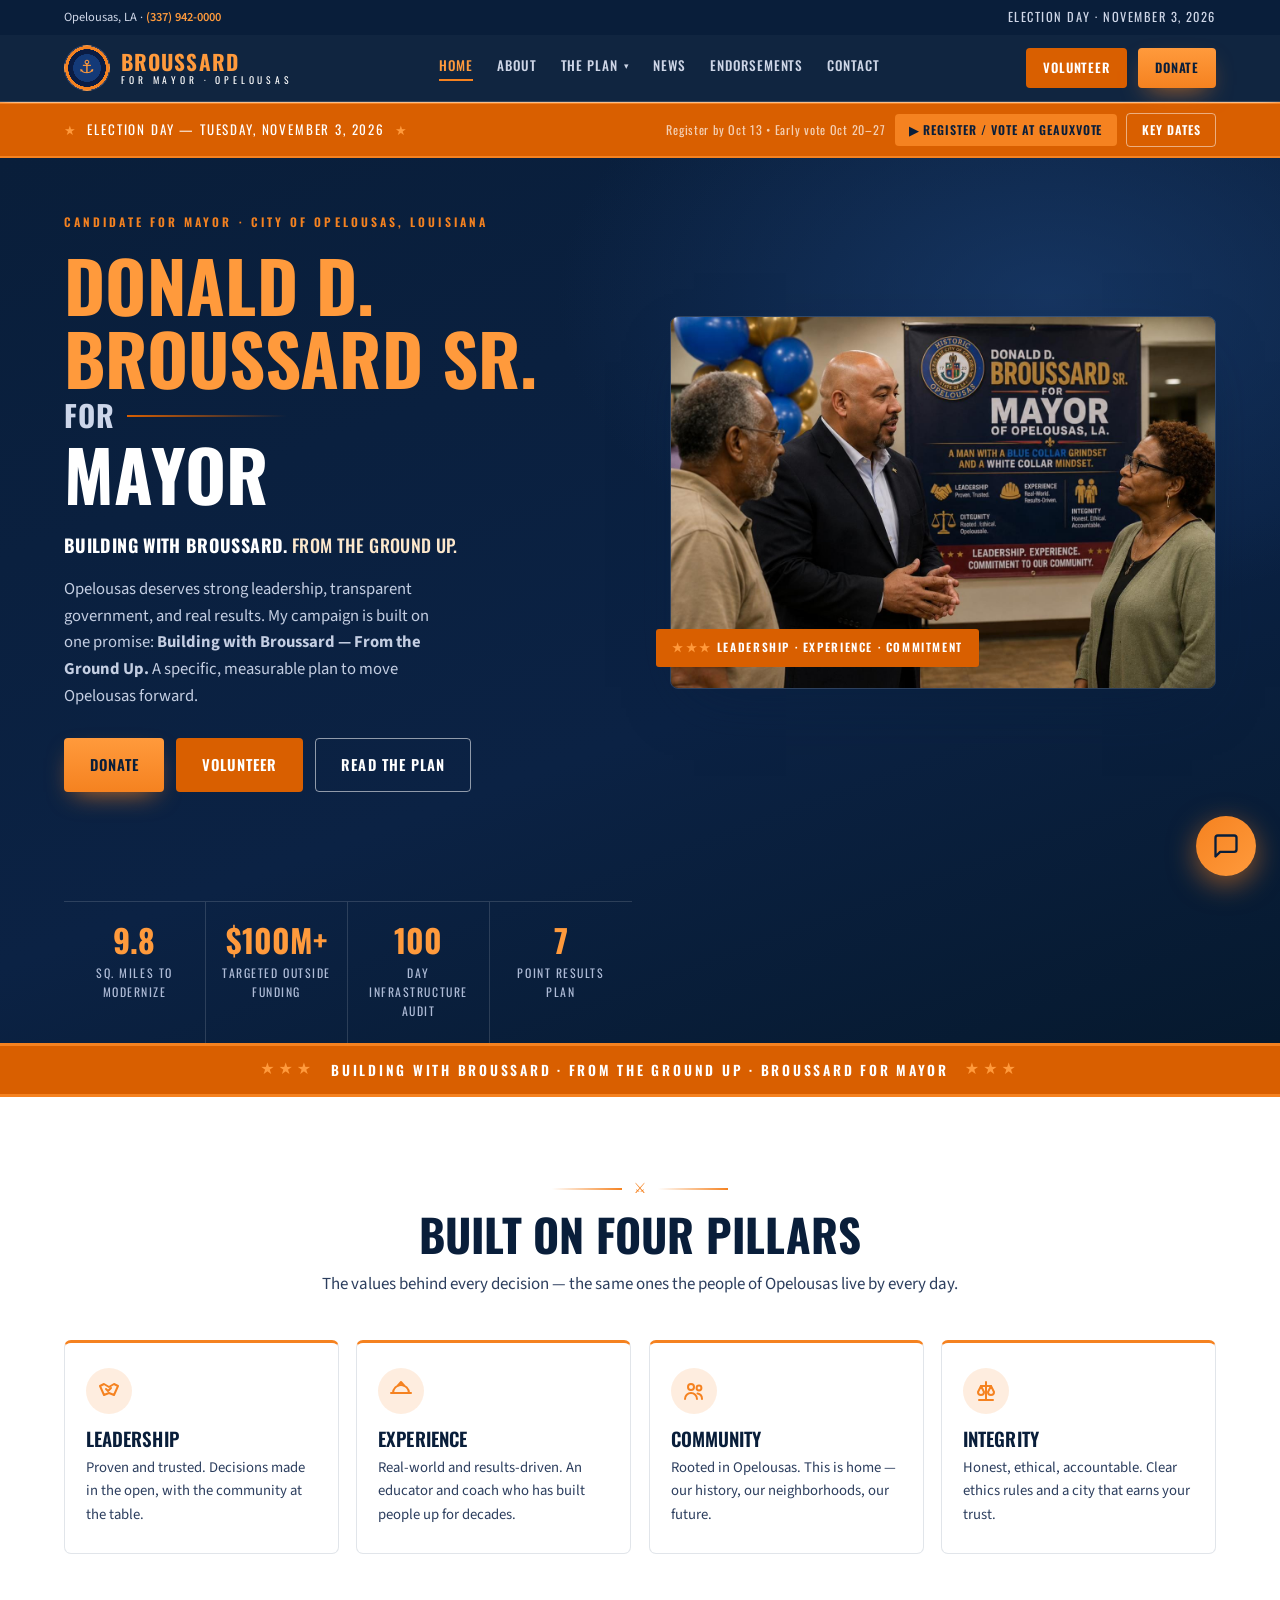
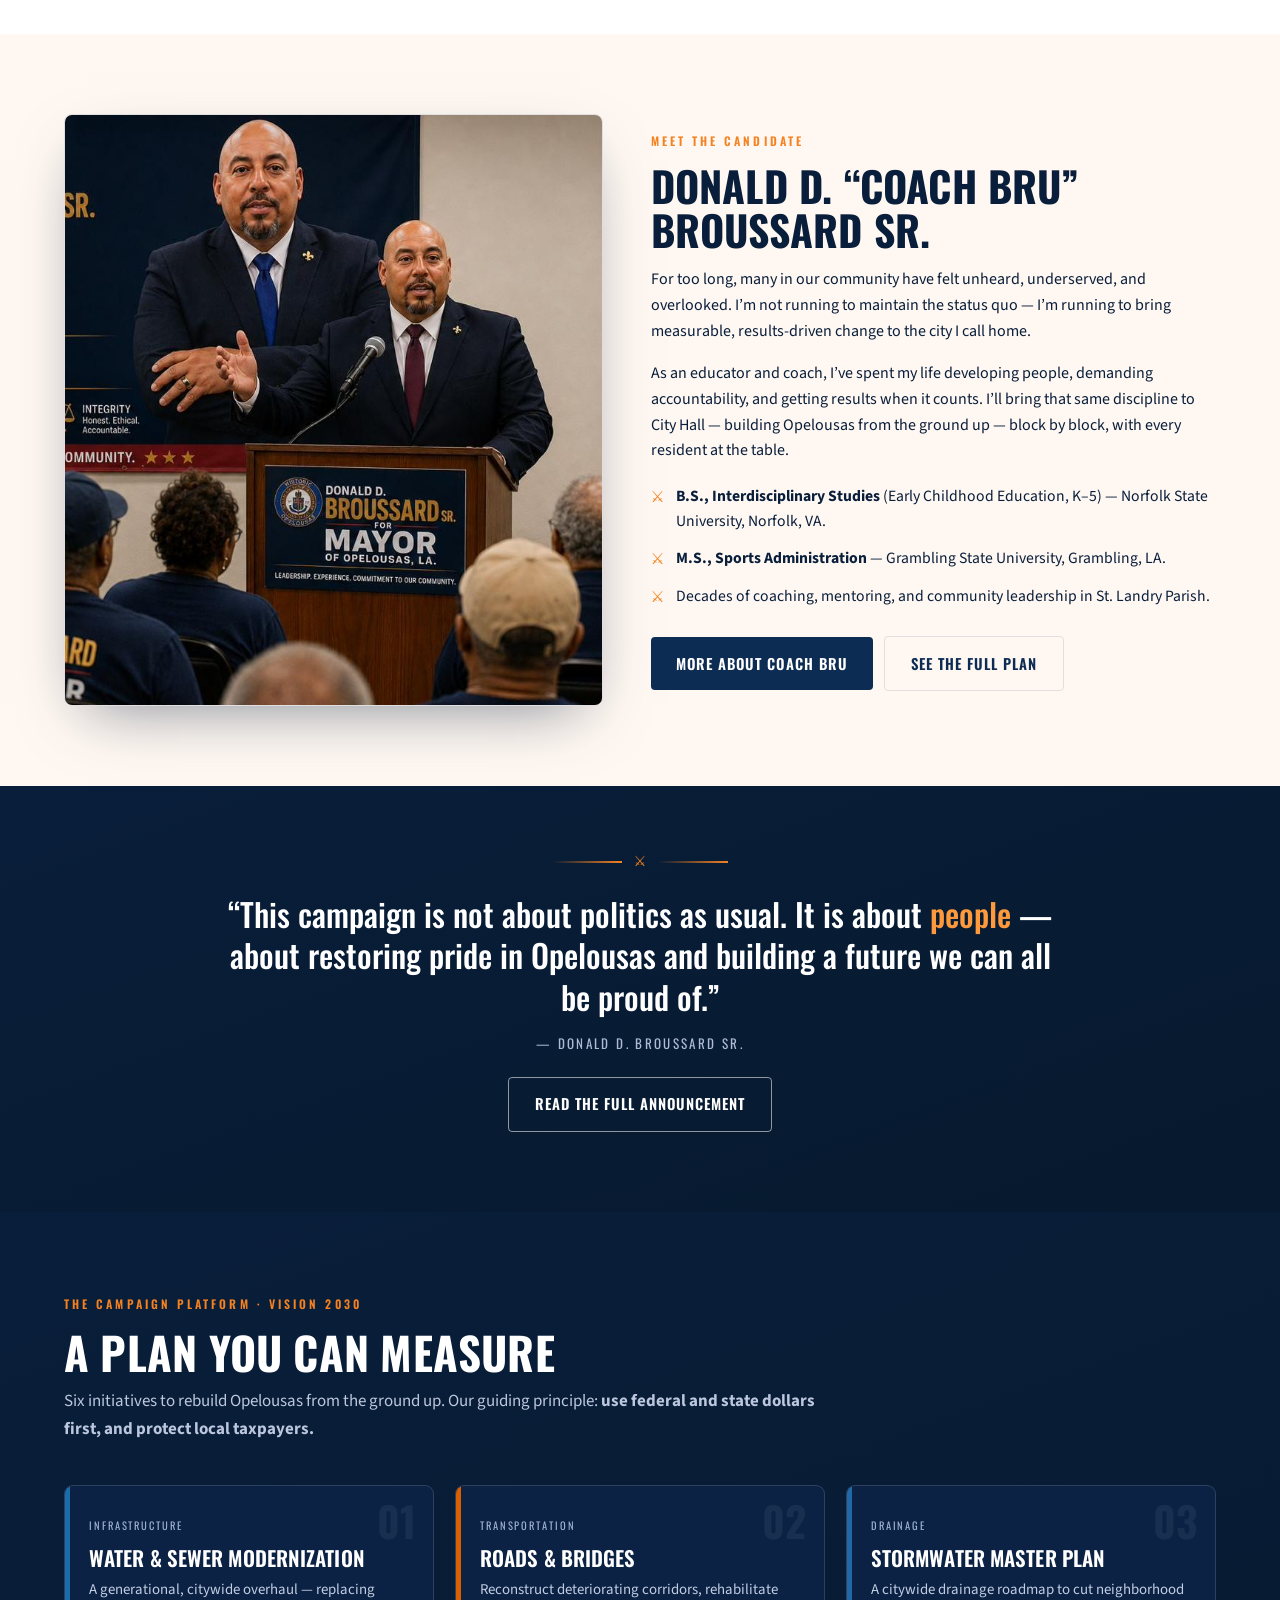
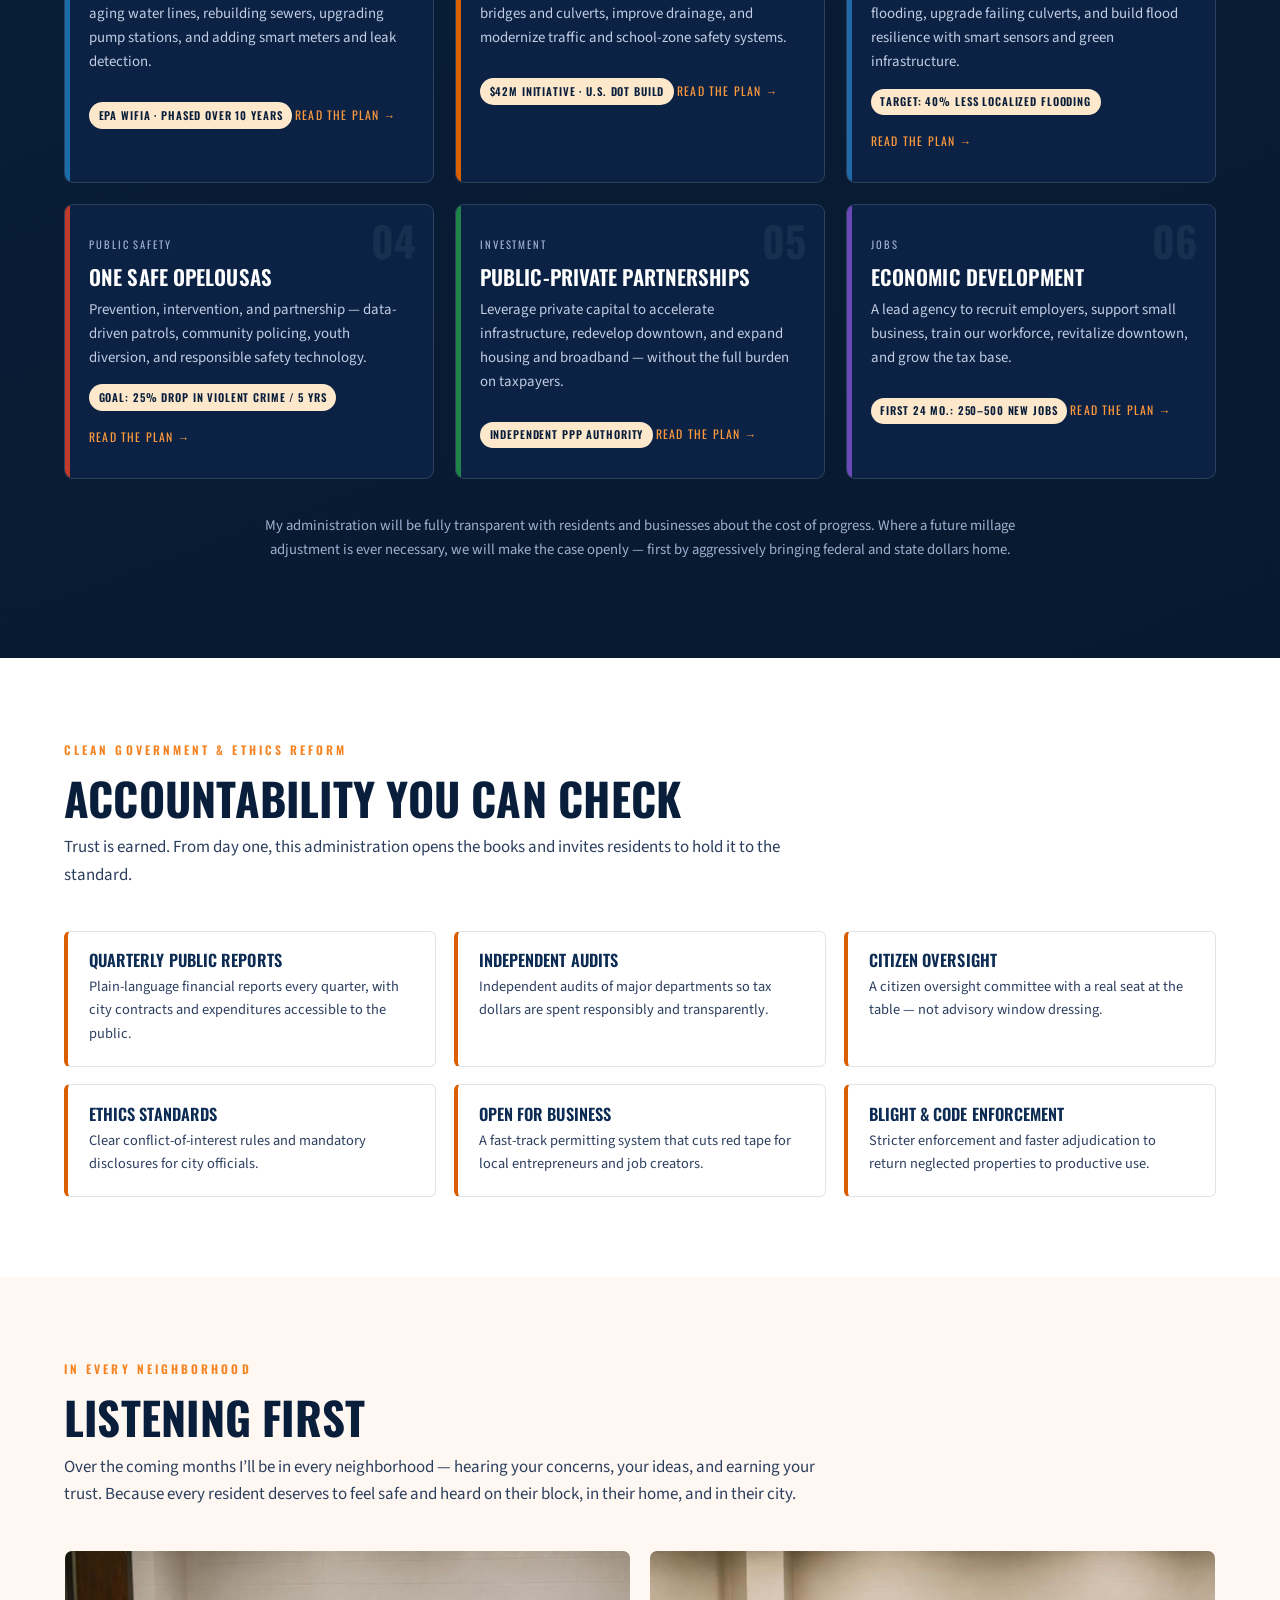
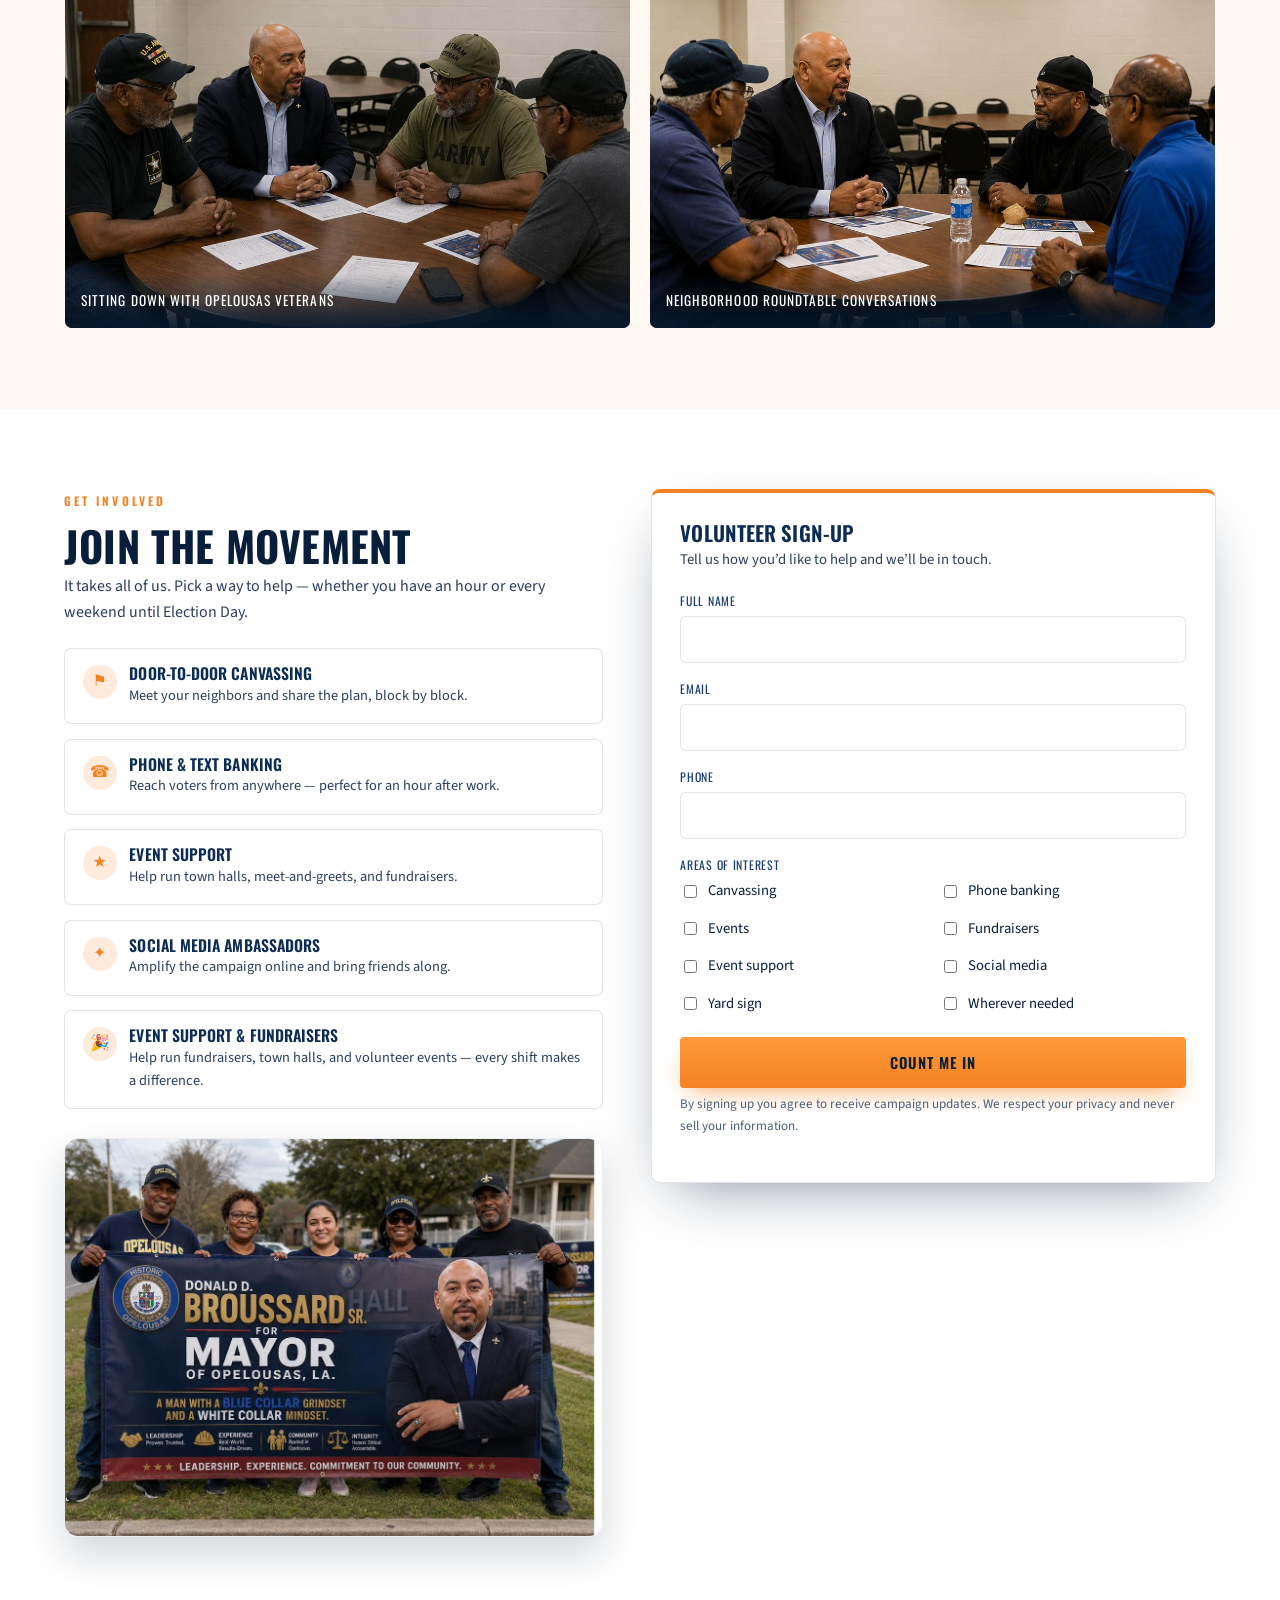
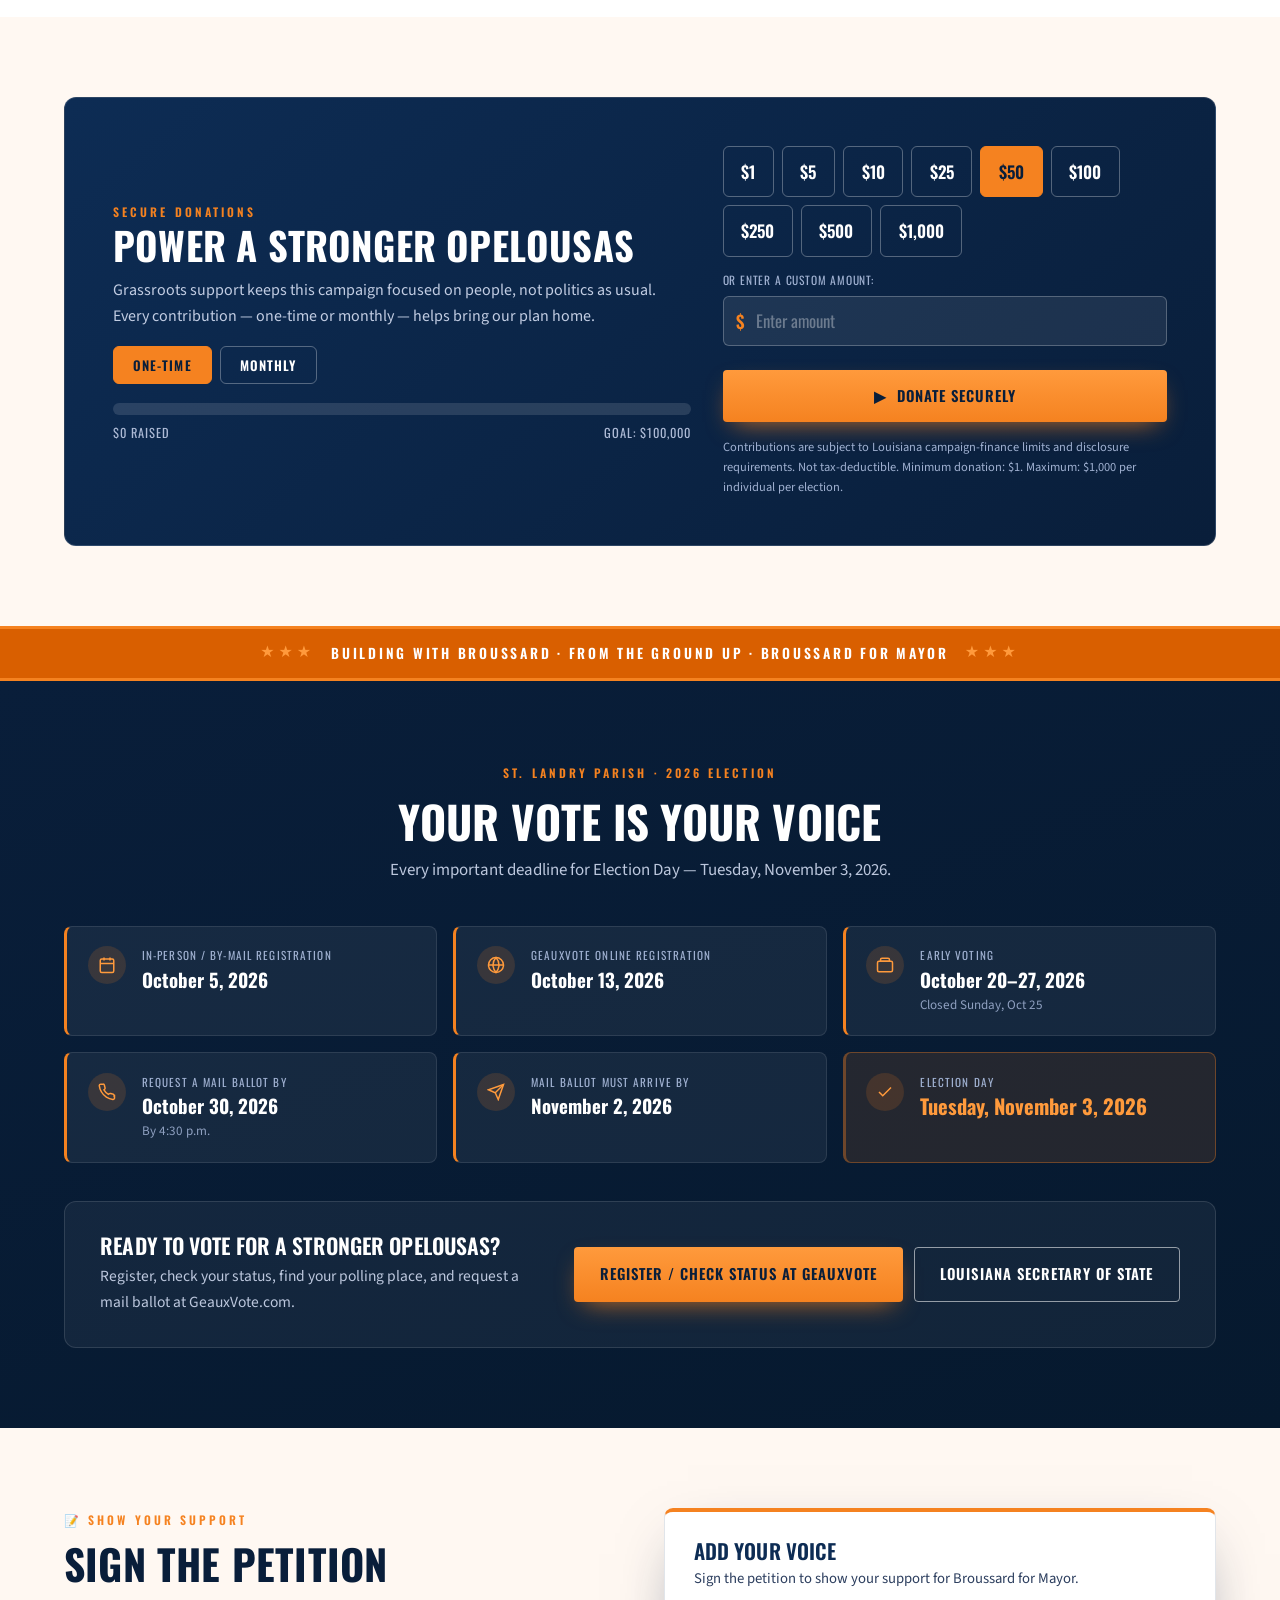
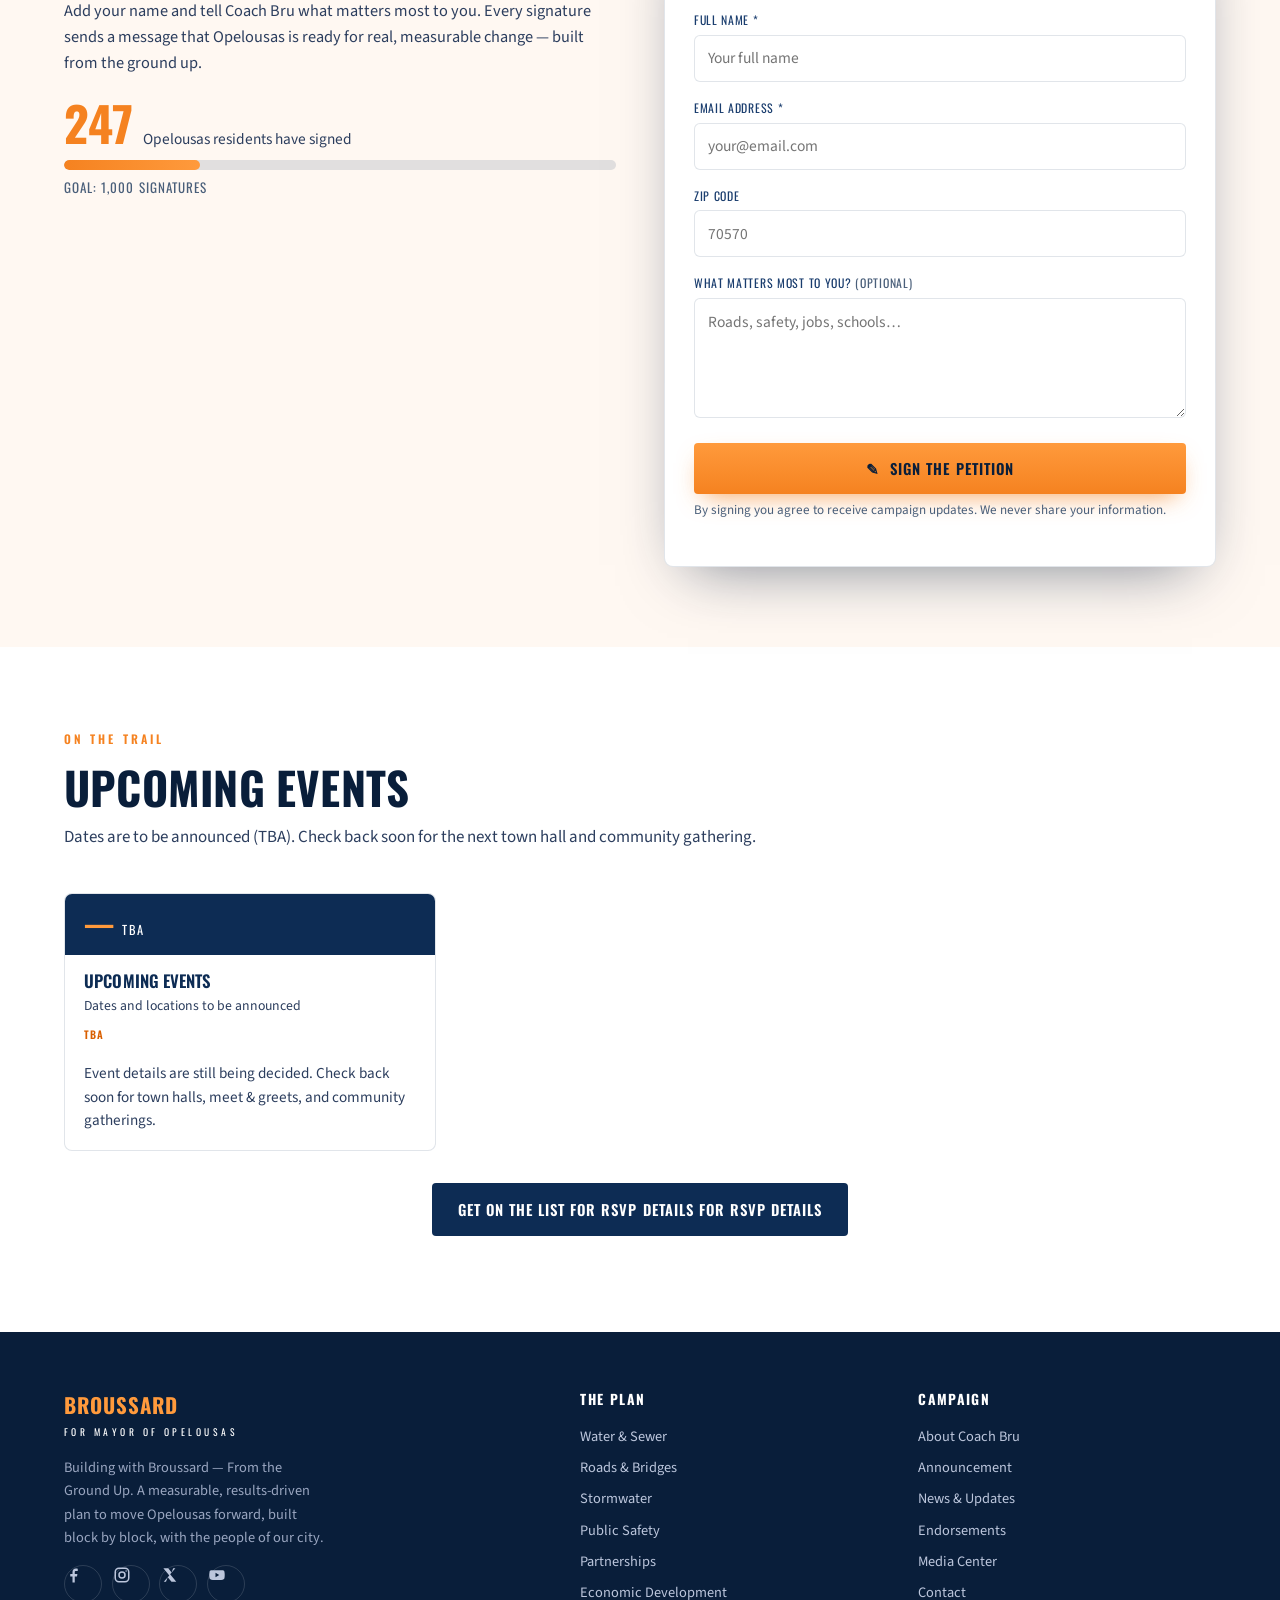
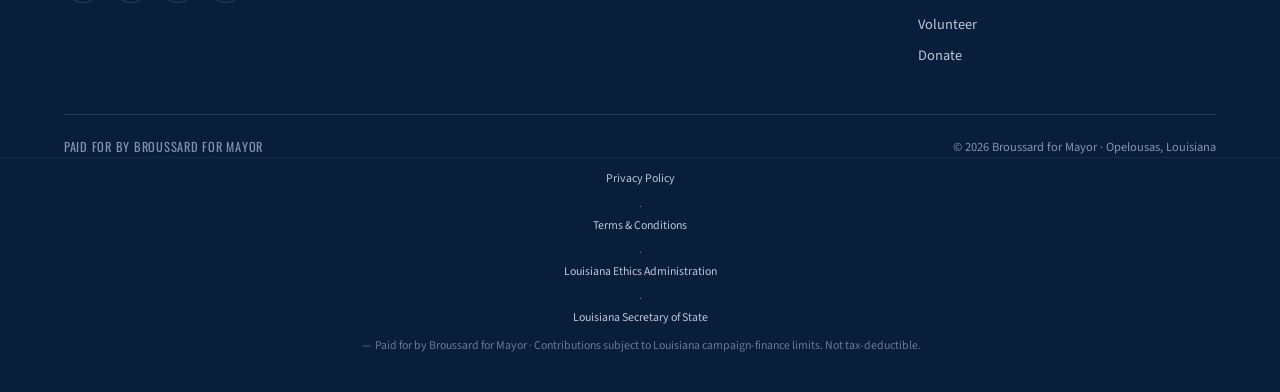
<file: broussard-for-mayor-website/index-external-assets.html>
<!DOCTYPE html>
<html lang="en">
<head>
<meta charset="UTF-8"/>
<meta name="viewport" content="width=device-width,initial-scale=1.0"/>
<title>Broussard for Mayor &mdash; Opelousas, Louisiana</title>
<meta name="description" content="Donald D. 'Coach Bru' Broussard Sr. &mdash; Broussard for Mayor of Opelousas. Building with Broussard, From the Ground Up."/>
<meta name="theme-color" content="#091e3a"/>
<meta property="og:title" content="Broussard for Mayor &mdash; Opelousas"/>
<meta property="og:description" content="Building with Broussard. From the Ground Up. A six-point plan to rebuild Opelousas."/>
<link rel="stylesheet" href="styles.css"/>
<link rel="preconnect" href="https://fonts.googleapis.com"/>
<link rel="preconnect" href="https://fonts.gstatic.com" crossorigin/>
<link href="https://fonts.googleapis.com/css2?family=Oswald:wght@400;500;600;700&family=Source+Sans+3:ital,wght@0,400;0,500;0,600;0,700;1,400&display=swap" rel="stylesheet"/>

</head>
<body>
<a class="skip" href="#main">Skip to content</a>
<div class="topbar"><div class="wrap"><div class="tinfo">Opelousas, LA &middot; <a href="tel:+13379420000">(337) 942-0000</a></div><div class="tdate">Election Day &middot; November 3, 2026</div></div></div>
<header class="nav"><div class="wrap">
  <a class="brand" href="#/home"><span class="seal" aria-hidden="true"></span><span class="bt"><b>BROUSSARD</b><span>For Mayor &middot; Opelousas</span></span></a>
  <nav class="links" aria-label="Primary">
    <a href="#/home" data-nav="home">Home</a>
    <a href="#/about" data-nav="about">About</a>
    <div class="has-drop"><a href="#/issues" data-nav="plan" aria-haspopup="true">The Plan</a>
      <div class="dropmenu">
        <a href="#/issues"><span class="sw" style="background:var(--gold)"></span>All Priorities</a>
        <a href="#/water-sewer"><span class="sw" style="background:#1a6daa"></span>Water &amp; Sewer</a>
        <a href="#/roads-bridges"><span class="sw" style="background:#d95f00"></span>Roads &amp; Bridges</a>
        <a href="#/stormwater"><span class="sw" style="background:#2068a8"></span>Stormwater</a>
        <a href="#/one-safe-opelousas"><span class="sw" style="background:#c0392b"></span>One Safe Opelousas</a>
        <a href="#/ppp"><span class="sw" style="background:#1e8449"></span>Partnerships</a>
        <a href="#/oeda"><span class="sw" style="background:#6c47b8"></span>Economic Development</a>
      </div>
    </div>
    <a href="#/news" data-nav="news">News</a>
    <a href="#/endorsements" data-nav="endorsements">Endorsements</a>
    <a href="#/contact" data-nav="contact">Contact</a>
  </nav>
  <div class="nav-cta">
    <a class="btn btn-brick btn-sm" href="#/home/involved">Volunteer</a>
    <a class="btn btn-gold btn-sm" href="#/home/donate">Donate</a>
    <button class="menu-btn" id="menuBtn" aria-label="Open menu" aria-expanded="false">&#9776;</button>
  </div>
</div>
<div class="mobile-panel" id="mobilePanel">
  <a href="#/home">Home</a><a href="#/about">About</a>
  <div class="mlabel">The Plan</div>
  <a class="sub" href="#/issues">All Priorities</a>
  <a class="sub" href="#/water-sewer">Water &amp; Sewer</a>
  <a class="sub" href="#/roads-bridges">Roads &amp; Bridges</a>
  <a class="sub" href="#/stormwater">Stormwater</a>
  <a class="sub" href="#/one-safe-opelousas">One Safe Opelousas</a>
  <a class="sub" href="#/ppp">Partnerships</a>
  <a class="sub" href="#/oeda">Economic Development</a>
  <a href="#/news">News &amp; Updates</a>
  <a href="#/endorsements">Endorsements</a>
  <a href="#/media">Media Center</a>
  <a href="#/references">References</a>
  <a href="#/home/involved">Volunteer</a>
  <a href="#/home/donate">Donate</a>
  <a href="#/contact">Contact</a>
</div>
</header>
<div class="votebar" role="banner" aria-label="Voter registration"><div class="wrap"><div class="vb-msg"><span class="star">&#9733;</span><span>Election Day &mdash; Tuesday, November 3, 2026</span><span class="star">&#9733;</span></div><div class="vb-actions"><span class="vb-date">Register by Oct 13 &bull; Early vote Oct 20&ndash;27</span><a class="vb-primary" href="https://www.geauxvote.com" target="_blank" rel="noopener">&#9654; Register / Vote at GeauxVote</a><a class="vb-ghost" href="#/home/vote">Key Dates</a></div></div></div>
<main id="main" tabindex="-1">
<div class="view" id="view-home">
<section class="hero" style="padding:0;">
  <div class="hero-glow" aria-hidden="true"></div>
  <div class="wrap">
    <div class="hero-copy">
      <span class="eyebrow">Candidate for Mayor &middot; City of Opelousas, Louisiana</span>
      <h1>
        <span class="name">Donald D. Broussard Sr.</span>
        <span class="for">For</span>
        <span class="office">Mayor</span>
      </h1>
      <p class="slogan"><b>Building with Broussard.</b> From the ground up.</p>
      <p class="mission">Opelousas deserves strong leadership, transparent government, and real results. My campaign is built on one promise: <strong>Building with Broussard &mdash; From the Ground Up.</strong> A specific, measurable plan to move Opelousas forward.</p>
      <div class="hero-cta">
        <a class="btn btn-gold" href="#/home/donate">Donate</a>
        <a class="btn btn-brick" href="#/home/involved">Volunteer</a>
        <a class="btn btn-ghost" href="#/issues">Read the Plan</a>
      </div>
    </div>
    <div class="hero-figure">
      <div class="photo"><img src="img/hero.jpg" alt="Donald Broussard Sr. speaking with Opelousas residents at a community event in front of a campaign banner"/></div>
      <span class="hero-badge"><span class="stars">&#9733;&#9733;&#9733;</span> Leadership &middot; Experience &middot; Commitment</span>
    </div>
  </div>
  <div class="wrap" style="padding-bottom:0;">
    <div class="stats">
      <div class="stat"><div class="num">9.8</div><div class="lab">Sq. Miles to Modernize</div></div>
      <div class="stat"><div class="num">$100M+</div><div class="lab">Targeted Outside Funding</div></div>
      <div class="stat"><div class="num">100</div><div class="lab">Day Infrastructure Audit</div></div>
      <div class="stat"><div class="num">7</div><div class="lab">Point Results Plan</div></div>
    </div>
  </div>
</section>

<div class="band"><div class="wrap">
  <span class="star">&#9733;&#9733;&#9733;</span>
  <span class="txt">Building with Broussard &middot; From the Ground Up &middot; Broussard for Mayor</span>
  <span class="star">&#9733;&#9733;&#9733;</span>
</div></div>

<section class="bg-paper" id="home__pillars"><div class="wrap">
  <div class="shead center">
    <div class="fdiv center"><span>&#9876;</span></div>
    <h2>Built on Four Pillars</h2>
    <p>The values behind every decision &mdash; the same ones the people of Opelousas live by every day.</p>
  </div>
  <div class="pillars">
    <div class="pillar"><div class="ic" aria-hidden="true"><svg viewBox="0 0 24 24" fill="none" stroke="currentColor" stroke-width="2" stroke-linecap="round" stroke-linejoin="round"><path d="M14 9l-3 3-2-2"/><path d="M3 7l4-2 5 3 5-3 4 2-4 9-5-2-5 2z"/></svg></div>
      <h3>Leadership</h3><p>Proven and trusted. Decisions made in the open, with the community at the table.</p></div>
    <div class="pillar"><div class="ic" aria-hidden="true"><svg viewBox="0 0 24 24" fill="none" stroke="currentColor" stroke-width="2" stroke-linecap="round" stroke-linejoin="round"><path d="M4 14a8 8 0 0 1 16 0"/><path d="M2 14h20"/><path d="M9 6.5 12 3l3 3.5"/></svg></div>
      <h3>Experience</h3><p>Real-world and results-driven. An educator and coach who has built people up for decades.</p></div>
    <div class="pillar"><div class="ic" aria-hidden="true"><svg viewBox="0 0 24 24" fill="none" stroke="currentColor" stroke-width="2" stroke-linecap="round" stroke-linejoin="round"><circle cx="9" cy="8" r="3"/><circle cx="17" cy="9" r="2.4"/><path d="M3 20c0-3.3 2.7-6 6-6s6 2.7 6 6"/><path d="M15.5 14.5c2.6.4 4.5 2.6 4.5 5.5"/></svg></div>
      <h3>Community</h3><p>Rooted in Opelousas. This is home &mdash; our history, our neighborhoods, our future.</p></div>
    <div class="pillar"><div class="ic" aria-hidden="true"><svg viewBox="0 0 24 24" fill="none" stroke="currentColor" stroke-width="2" stroke-linecap="round" stroke-linejoin="round"><path d="M12 3v18"/><path d="M5 21h14"/><path d="M7 7h10"/><path d="M7 7 4 13a3 3 0 0 0 6 0z"/><path d="M17 7l-3 6a3 3 0 0 0 6 0z"/></svg></div>
      <h3>Integrity</h3><p>Honest, ethical, accountable. Clear ethics rules and a city that earns your trust.</p></div>
  </div>
</div></section>

<section class="bg-cream" id="home__about"><div class="wrap">
  <div class="split">
    <div class="media"><img src="img/meet.jpg" alt="Donald Broussard Sr. addressing supporters at a campaign event"/></div>
    <div>
      <span class="eyebrow">Meet the Candidate</span>
      <h2>Donald D. &ldquo;Coach Bru&rdquo; Broussard Sr.</h2>
      <p>For too long, many in our community have felt unheard, underserved, and overlooked. I&rsquo;m not running to maintain the status quo &mdash; I&rsquo;m running to bring measurable, results-driven change to the city I call home.</p>
      <p>As an educator and coach, I&rsquo;ve spent my life developing people, demanding accountability, and getting results when it counts. I&rsquo;ll bring that same discipline to City Hall &mdash; building Opelousas from the ground up &mdash; block by block, with every resident at the table.</p>
      <ul class="factlist">
        <li><span class="fleur">&#9876;</span><span><strong>B.S., Interdisciplinary Studies</strong> (Early Childhood Education, K&ndash;5) &mdash; Norfolk State University, Norfolk, VA.</span></li>
        <li><span class="fleur">&#9876;</span><span><strong>M.S., Sports Administration</strong> &mdash; Grambling State University, Grambling, LA.</span></li>
        <li><span class="fleur">&#9876;</span><span>Decades of coaching, mentoring, and community leadership in St.&nbsp;Landry Parish.</span></li>
      </ul>
      <div style="margin-top:1.6rem;">
        <a class="btn btn-navy" href="#/about">More about Coach Bru</a>
        <a class="btn btn-ghost-ink" href="#/issues" style="margin-left:.5rem;">See the full plan</a>
      </div>
    </div>
  </div>
</div></section>

<section class="bg-navy" style="padding:4rem 0;"><div class="wrap" style="max-width:900px;text-align:center;">
  <div class="fdiv center" style="margin-bottom:1.2rem;"><span>&#9876;</span></div>
  <p style="font-family:'Oswald';font-weight:500;font-size:clamp(1.4rem,3vw,2rem);line-height:1.3;color:#fff;">&ldquo;This campaign is not about politics as usual. It is about <span style="color:var(--gold-bright)">people</span> &mdash; about restoring pride in Opelousas and building a future we can all be proud of.&rdquo;</p>
  <p style="font-family:'Oswald';letter-spacing:.18em;text-transform:uppercase;font-size:.82rem;color:#aebbd6;margin-top:1rem;">&mdash; Donald D. Broussard Sr.</p>
  <p style="margin-top:1.4rem;"><a class="btn btn-ghost" href="#/announcement">Read the full announcement</a></p>
</div></section>

<section class="bg-navy" id="home__plan"><div class="wrap">
  <div class="shead">
    <span class="eyebrow">The Campaign Platform &middot; Vision 2030</span>
    <h2>A Plan You Can Measure</h2>
    <p>Six initiatives to rebuild Opelousas from the ground up. Our guiding principle: <strong>use federal and state dollars first, and protect local taxpayers.</strong></p>
  </div>
  <div class="plan">
      <a class="pcard" href="#/water-sewer"><span class="accent" style="background:var(--water)"></span><span class="num">01</span>
        <span class="tag">Infrastructure</span>
        <h3>Water &amp; Sewer Modernization</h3>
        <p>A generational, citywide overhaul &mdash; replacing aging water lines, rebuilding sewers, upgrading pump stations, and adding smart meters and leak detection.</p>
        <span class="chip">EPA WIFIA &middot; phased over 10 years</span>
        <span class="more">Read the plan &rarr;</span>
      </a>
      <a class="pcard" href="#/roads-bridges"><span class="accent" style="background:var(--road)"></span><span class="num">02</span>
        <span class="tag">Transportation</span>
        <h3>Roads &amp; Bridges</h3>
        <p>Reconstruct deteriorating corridors, rehabilitate bridges and culverts, improve drainage, and modernize traffic and school-zone safety systems.</p>
        <span class="chip">$42M initiative &middot; U.S. DOT BUILD</span>
        <span class="more">Read the plan &rarr;</span>
      </a>
      <a class="pcard" href="#/stormwater"><span class="accent" style="background:var(--storm)"></span><span class="num">03</span>
        <span class="tag">Drainage</span>
        <h3>Stormwater Master Plan</h3>
        <p>A citywide drainage roadmap to cut neighborhood flooding, upgrade failing culverts, and build flood resilience with smart sensors and green infrastructure.</p>
        <span class="chip">Target: 40% less localized flooding</span>
        <span class="more">Read the plan &rarr;</span>
      </a>
      <a class="pcard" href="#/one-safe-opelousas"><span class="accent" style="background:var(--safe)"></span><span class="num">04</span>
        <span class="tag">Public Safety</span>
        <h3>One Safe Opelousas</h3>
        <p>Prevention, intervention, and partnership &mdash; data-driven patrols, community policing, youth diversion, and responsible safety technology.</p>
        <span class="chip">Goal: 25% drop in violent crime / 5 yrs</span>
        <span class="more">Read the plan &rarr;</span>
      </a>
      <a class="pcard" href="#/ppp"><span class="accent" style="background:var(--ppp)"></span><span class="num">05</span>
        <span class="tag">Investment</span>
        <h3>Public-Private Partnerships</h3>
        <p>Leverage private capital to accelerate infrastructure, redevelop downtown, and expand housing and broadband &mdash; without the full burden on taxpayers.</p>
        <span class="chip">Independent PPP Authority</span>
        <span class="more">Read the plan &rarr;</span>
      </a>
      <a class="pcard" href="#/oeda"><span class="accent" style="background:var(--econ)"></span><span class="num">06</span>
        <span class="tag">Jobs</span>
        <h3>Economic Development</h3>
        <p>A lead agency to recruit employers, support small business, train our workforce, revitalize downtown, and grow the tax base.</p>
        <span class="chip">First 24 mo.: 250&ndash;500 new jobs</span>
        <span class="more">Read the plan &rarr;</span>
      </a>
  </div>
  <p style="text-align:center;margin-top:2.2rem;font-size:.92rem;color:#9fb0d0;max-width:760px;margin-left:auto;margin-right:auto;">My administration will be fully transparent with residents and businesses about the cost of progress. Where a future millage adjustment is ever necessary, we will make the case openly &mdash; first by aggressively bringing federal and state dollars home.</p>
</div></section>

<section class="bg-paper" id="home__accountability"><div class="wrap">
  <div class="shead">
    <span class="eyebrow">Clean Government &amp; Ethics Reform</span>
    <h2>Accountability You Can Check</h2>
    <p>Trust is earned. From day one, this administration opens the books and invites residents to hold it to the standard.</p>
  </div>
  <div class="acc">
    <div class="item"><h4>Quarterly Public Reports</h4><p>Plain-language financial reports every quarter, with city contracts and expenditures accessible to the public.</p></div>
    <div class="item"><h4>Independent Audits</h4><p>Independent audits of major departments so tax dollars are spent responsibly and transparently.</p></div>
    <div class="item"><h4>Citizen Oversight</h4><p>A citizen oversight committee with a real seat at the table &mdash; not advisory window dressing.</p></div>
    <div class="item"><h4>Ethics Standards</h4><p>Clear conflict-of-interest rules and mandatory disclosures for city officials.</p></div>
    <div class="item"><h4>Open for Business</h4><p>A fast-track permitting system that cuts red tape for local entrepreneurs and job creators.</p></div>
    <div class="item"><h4>Blight &amp; Code Enforcement</h4><p>Stricter enforcement and faster adjudication to return neglected properties to productive use.</p></div>
  </div>
</div></section>

<section class="bg-cream" id="home__community"><div class="wrap">
  <div class="shead">
    <span class="eyebrow">In Every Neighborhood</span>
    <h2>Listening First</h2>
    <p>Over the coming months I&rsquo;ll be in every neighborhood &mdash; hearing your concerns, your ideas, and earning your trust. Because every resident deserves to feel safe and heard on their block, in their home, and in their city.</p>
  </div>
  <div class="gal">
    <figure><img src="img/listen.jpg" alt="Donald Broussard Sr. meeting with local military veterans around a table"/><figcaption>Sitting down with Opelousas veterans</figcaption></figure>
    <figure><img src="img/round.jpg" alt="Donald Broussard Sr. in a roundtable conversation with residents"/><figcaption>Neighborhood roundtable conversations</figcaption></figure>
  </div>
</div></section>

<section class="bg-paper" id="home__involved"><div class="wrap">
  <div class="involve">
    <div>
      <span class="eyebrow">Get Involved</span>
      <h2 style="font-size:clamp(1.8rem,3.6vw,2.6rem);text-transform:uppercase;font-weight:700;margin:.6rem 0 .4rem;">Join the Movement</h2>
      <p style="color:var(--slate);">It takes all of us. Pick a way to help &mdash; whether you have an hour or every weekend until Election Day.</p>
      <ul class="waylist">
        <li><span class="dot" aria-hidden="true">&#9873;</span><div><h4>Door-to-Door Canvassing</h4><p>Meet your neighbors and share the plan, block by block.</p></div></li>
        <li><span class="dot" aria-hidden="true">&#9742;</span><div><h4>Phone &amp; Text Banking</h4><p>Reach voters from anywhere &mdash; perfect for an hour after work.</p></div></li>
        <li><span class="dot" aria-hidden="true">&#9733;</span><div><h4>Event Support</h4><p>Help run town halls, meet-and-greets, and fundraisers.</p></div></li>
        <li><span class="dot" aria-hidden="true">&#10022;</span><div><h4>Social Media Ambassadors</h4><p>Amplify the campaign online and bring friends along.</p></div></li>
        <li><span class="dot" aria-hidden="true">&#127881;</span><div><h4>Event Support &amp; Fundraisers</h4><p>Help run fundraisers, town halls, and volunteer events &mdash; every shift makes a difference.</p></div></li>
      </ul>
      <div class="involve-photo"><img src="img/supporters.jpg" alt="Broussard family and supporters holding a Broussard for Mayor campaign banner"/></div>
    </div>
    <div class="formcard">
      <h3>Volunteer Sign-Up</h3>
      <p class="sub">Tell us how you&rsquo;d like to help and we&rsquo;ll be in touch.</p>
      <form id="volForm" novalidate>
        <div class="field"><label for="vName">Full Name</label><input id="vName" name="name" type="text" autocomplete="name" required/></div>
        <div class="field"><label for="vEmail">Email</label><input id="vEmail" name="email" type="email" autocomplete="email" required/></div>
        <div class="field"><label for="vPhone">Phone</label><input id="vPhone" name="phone" type="tel" autocomplete="tel"/></div>
        <div class="field"><label>Areas of Interest</label>
          <div class="checks">
            <label><input type="checkbox" name="interest" value="Canvassing"/> Canvassing</label>
            <label><input type="checkbox" name="interest" value="Phone banking"/> Phone banking</label>
            <label><input type="checkbox" name="interest" value="Events"/> Events</label>
            <label><input type="checkbox" name="interest" value="Fundraisers"/> Fundraisers</label>
            <label><input type="checkbox" name="interest" value="Event support"/> Event support</label>
            <label><input type="checkbox" name="interest" value="Social media"/> Social media</label>
            <label><input type="checkbox" name="interest" value="Yard sign"/> Yard sign</label>
            <label><input type="checkbox" name="interest" value="Wherever needed"/> Wherever needed</label>
          </div>
        </div>
        <button class="btn btn-gold" type="submit" style="width:100%;justify-content:center;">Count Me In</button>
        <p class="form-note">By signing up you agree to receive campaign updates. We respect your privacy and never sell your information.</p>
      </form>
      <div class="form-ok" id="volOk" role="status">&#10003; Thank you! Your sign-up was received. A member of the Broussard for Mayor team will reach out soon.</div>
    </div>
  </div>
</div></section>

<section class="bg-cream" id="home__donate"><div class="wrap">
  <div class="donate">
    <div>
      <span class="eyebrow">Secure Donations</span>
      <h2>Power a Stronger Opelousas</h2>
      <p>Grassroots support keeps this campaign focused on people, not politics as usual. Every contribution &mdash; one-time or monthly &mdash; helps bring our plan home.</p>
      <div class="donate-type" role="group" aria-label="Donation frequency">
        <button class="dtype-btn active" data-type="once">One-Time</button>
        <button class="dtype-btn" data-type="monthly">Monthly</button>
      </div>
      <div class="progress" aria-label="Fundraising progress">
        <div class="track"><div class="fill" style="width:0%"></div></div>
        <div class="meta"><span>$0 raised</span><span>Goal: $100,000</span></div>
      </div>
    </div>
    <div>
      <div class="amts" role="group" aria-label="Suggested amounts">
        <a class="amt-btn" href="#" data-amt="1">$1</a>
        <a class="amt-btn" href="#" data-amt="5">$5</a>
        <a class="amt-btn" href="#" data-amt="10">$10</a>
        <a class="amt-btn" href="#" data-amt="25">$25</a>
        <a class="amt-btn feat" href="#" data-amt="50">$50</a>
        <a class="amt-btn" href="#" data-amt="100">$100</a>
        <a class="amt-btn" href="#" data-amt="250">$250</a>
        <a class="amt-btn" href="#" data-amt="500">$500</a>
        <a class="amt-btn" href="#" data-amt="1000">$1,000</a>
      </div>
      <div class="donate-custom">
        <label for="home__customAmt" class="custom-label">Or enter a custom amount:</label>
        <div class="custom-input-wrap">
          <span class="custom-dollar">$</span>
          <input id="home__customAmt" type="number" min="1" max="5000" step="1" placeholder="Enter amount" aria-label="Custom donation amount"/>
        </div>
      </div>
      <a class="btn btn-gold donate-cta" href="https://www.actblue.com" target="_blank" rel="noopener" style="width:100%;justify-content:center;margin-top:.8rem;">
        &#9654;&nbsp; Donate Securely
      </a>
      <p style="font-size:.78rem;color:#9fb0d0;margin-top:.9rem;">Contributions are subject to Louisiana campaign-finance limits and disclosure requirements. Not tax-deductible. Minimum donation: $1. Maximum: $1,000 per individual per election.</p>
    </div>
  </div>
</div></section>

<div class="band"><div class="wrap">
  <span class="star">&#9733;&#9733;&#9733;</span>
  <span class="txt">Building with Broussard &middot; From the Ground Up &middot; Broussard for Mayor</span>
  <span class="star">&#9733;&#9733;&#9733;</span>
</div></div>

<!-- VOTER DATES -->
<section class="bg-navy" id="home__vote"><div class="wrap">
  <div class="shead center"><span class="eyebrow">St. Landry Parish &middot; 2026 Election</span><h2 style="color:#fff;">Your Vote Is Your Voice</h2><p style="color:#bcc7dd;">Every important deadline for Election Day &mdash; Tuesday, November 3, 2026.</p></div>
  <div class="vdates">
    <div class="vd"><div class="vd-icon"><svg viewBox="0 0 24 24" fill="none" stroke="currentColor" stroke-width="2"><rect x="3" y="4" width="18" height="18" rx="2"/><line x1="16" y1="2" x2="16" y2="6"/><line x1="8" y1="2" x2="8" y2="6"/><line x1="3" y1="10" x2="21" y2="10"/></svg></div><div class="vd-body"><div class="vd-label">In-Person / By-Mail Registration</div><div class="vd-date">October 5, 2026</div></div></div>
    <div class="vd"><div class="vd-icon"><svg viewBox="0 0 24 24" fill="none" stroke="currentColor" stroke-width="2"><circle cx="12" cy="12" r="10"/><path d="M2 12h20M12 2a15.3 15.3 0 0 1 4 10 15.3 15.3 0 0 1-4 10 15.3 15.3 0 0 1-4-10 15.3 15.3 0 0 1 4-10z"/></svg></div><div class="vd-body"><div class="vd-label">GeauxVote Online Registration</div><div class="vd-date">October 13, 2026</div></div></div>
    <div class="vd"><div class="vd-icon"><svg viewBox="0 0 24 24" fill="none" stroke="currentColor" stroke-width="2"><path d="M20 7H4a2 2 0 0 0-2 2v10a2 2 0 0 0 2 2h16a2 2 0 0 0 2-2V9a2 2 0 0 0-2-2z"/><path d="M16 3H8a2 2 0 0 0-2 2v2h12V5a2 2 0 0 0-2-2z"/></svg></div><div class="vd-body"><div class="vd-label">Early Voting</div><div class="vd-date">October 20&ndash;27, 2026</div><div class="vd-note">Closed Sunday, Oct 25</div></div></div>
    <div class="vd"><div class="vd-icon"><svg viewBox="0 0 24 24" fill="none" stroke="currentColor" stroke-width="2"><path d="M22 16.92v3a2 2 0 0 1-2.18 2 19.8 19.8 0 0 1-8.63-3.07A19.5 19.5 0 0 1 4.69 12a19.8 19.8 0 0 1-3-8.59A2 2 0 0 1 3.62 1.5h3a2 2 0 0 1 2 1.72c.13 1 .37 1.97.72 2.9a2 2 0 0 1-.45 2.11L7.91 9.23a16 16 0 0 0 6 6l.72-.72a2 2 0 0 1 2.11-.45c.93.35 1.9.6 2.9.72A2 2 0 0 1 21.46 17z"/></svg></div><div class="vd-body"><div class="vd-label">Request a Mail Ballot By</div><div class="vd-date">October 30, 2026</div><div class="vd-note">By 4:30 p.m.</div></div></div>
    <div class="vd"><div class="vd-icon"><svg viewBox="0 0 24 24" fill="none" stroke="currentColor" stroke-width="2"><path d="M22 2 11 13"/><path d="M22 2 15 22 11 13 2 9l20-7z"/></svg></div><div class="vd-body"><div class="vd-label">Mail Ballot Must Arrive By</div><div class="vd-date">November 2, 2026</div></div></div>
    <div class="vd vd-election"><div class="vd-icon"><svg viewBox="0 0 24 24" fill="none" stroke="currentColor" stroke-width="2"><polyline points="20 6 9 17 4 12"/></svg></div><div class="vd-body"><div class="vd-label">Election Day</div><div class="vd-date vd-gold">Tuesday, November 3, 2026</div></div></div>
  </div>
  <div class="vregister"><div class="vregister-text"><h3>Ready to vote for a stronger Opelousas?</h3><p>Register, check your status, find your polling place, and request a mail ballot at GeauxVote.com.</p></div><div class="vregister-ctas"><a class="btn btn-gold" href="https://www.geauxvote.com" target="_blank" rel="noopener">Register / Check Status at GeauxVote</a><a class="btn btn-ghost" href="https://www.sos.la.gov/ElectionsAndVoting/Pages/default.aspx" target="_blank" rel="noopener">Louisiana Secretary of State</a></div></div>
</div></section>

<!-- PETITION -->
<section class="bg-cream" id="home__petition"><div class="wrap">
  <div class="petition-wrap">
    <div class="petition-copy">
      <span class="eyebrow">&#128221; Show Your Support</span>
      <h2>Sign the Petition</h2>
      <p>Add your name and tell Coach Bru what matters most to you. Every signature sends a message that Opelousas is ready for real, measurable change &mdash; built from the ground up.</p>
      <div class="petition-count">
        <span class="pc-num" id="home__petCount">247</span>
        <span class="pc-label">Opelousas residents have signed</span>
      </div>
      <div class="petition-bar"><div class="petition-fill" id="home__petFill" style="width:24.7%"></div></div>
      <div class="pc-goal">Goal: 1,000 signatures</div>
    </div>
    <div class="petition-form-wrap">
      <div class="formcard">
        <h3>Add Your Voice</h3>
        <p class="sub">Sign the petition to show your support for Broussard for Mayor.</p>
        <form id="petForm" novalidate>
          <div class="field"><label for="home__petName">Full Name *</label><input id="home__petName" type="text" autocomplete="name" required placeholder="Your full name"/></div>
          <div class="field"><label for="home__petEmail">Email Address *</label><input id="home__petEmail" type="email" autocomplete="email" required placeholder="your@email.com"/></div>
          <div class="field"><label for="home__petZip">ZIP Code</label><input id="home__petZip" type="text" inputmode="numeric" maxlength="5" placeholder="70570"/></div>
          <div class="field"><label for="home__petMsg">What matters most to you? <span style="font-weight:400;color:var(--slate-2)">(optional)</span></label>
            <textarea id="home__petMsg" rows="2" placeholder="Roads, safety, jobs, schools&hellip;"></textarea></div>
          <button class="btn btn-gold" type="submit" style="width:100%;justify-content:center;">&#9998;&nbsp; Sign the Petition</button>
          <p class="form-note">By signing you agree to receive campaign updates. We never share your information.</p>
        </form>
        <div class="form-ok" id="home__petOk" role="status">&#10003; Thank you for signing! Your voice matters. Together we&rsquo;re building Opelousas from the ground up.</div>
      </div>
    </div>
  </div>
</div></section>
<section class="bg-paper" id="home__events"><div class="wrap">
  <div class="shead">
    <span class="eyebrow">On the Trail</span>
    <h2>Upcoming Events</h2>
    <p>Dates are to be announced (TBA). Check back soon for the next town hall and community gathering.</p>
  </div>
  <div class="events">
    <div class="ev">
      <div class="date"><span class="d">—</span><span class="mo">TBA</span></div>
      <div class="body">
        <h4>Upcoming Events</h4>
        <div class="where">Dates and locations to be announced</div>
        <span class="type">TBA</span>
        <p style="margin:.85rem 0 0;color:var(--slate);font-size:.95rem;line-height:1.55">Event details are still being decided. Check back soon for town halls, meet &amp; greets, and community gatherings.</p>
      </div>
    </div>
  </div>
  <p style="text-align:center;margin-top:2rem;"><a class="btn btn-navy" href="#/home/involved">Get on the list for RSVP details for RSVP details</a></p>
</div></section>
</div>

<div class="view" id="view-about" hidden>
<section class="about-hero-banner">
  <div class="crumb-row"><nav class="crumb" aria-label="Breadcrumb">
    <a href="#/home">Home</a><span class="sep">&rsaquo;</span><b>About Coach Bru</b>
  </nav></div>
  <div class="media"><img src="img/about-banner.jpg" alt="Leadership Is My Legacy — Donald D. Broussard Sr. with family at graduation; military service portrait; coaching football; Masonic and fraternal community service. Faith. Family. Education. Community. Veteran. Educator. Mentor. Leader. Empowering Minds. Uplifting Communities. Building Legacies."/></div>
  <div class="caption">
    <span class="tag">&#9876;&nbsp; Faith &bull; Family &bull; Education &bull; Community</span>
    <div class="roles">
      <span>&#9873; Veteran</span>
      <span>&#127979; Educator</span>
      <span>&#11088; Mentor</span>
      <span>&#9812; Leader</span>
    </div>
  </div>
</section>

<section class="bg-paper"><div class="wrap">
  <div class="split">
    <div class="media" style="aspect-ratio:4/4.6;"><img src="img/meet.jpg" alt="Donald Broussard Sr. addressing supporters at a campaign event"/></div>
    <div>
      <span class="eyebrow">My Story</span>
      <h2>Rooted in Opelousas</h2>
      <p>Opelousas is more than just where we live &mdash; it is our home, our history, and our future. I am running for Mayor because I believe our city deserves strong leadership, transparent government, and real results that improve the everyday lives of our people.</p>
      <p>For too long, many in our community have felt unheard, underserved, and overlooked. I&rsquo;m not running to maintain the status quo. I&rsquo;m running to bring measurable, results-driven change &mdash; building Opelousas from the ground up &mdash; block by block, with every resident at the table.</p>
      <div style="margin-top:1.6rem;">
        <a class="btn btn-navy" href="#/announcement">Read my announcement</a>
        <a class="btn btn-ghost-ink" href="#/issues" style="margin-left:.5rem;">See the full plan</a>
      </div>
    </div>
  </div>
</div></section>

<section class="bg-cream"><div class="wrap wrap-narrow">
  <div class="shead center"><div class="fdiv center"><span>&#9876;</span></div><h2>Education</h2></div>
  <div class="planindex">
    <div class="card gold-top"><h4>Norfolk State University</h4><p style="margin:0;color:var(--slate);">Bachelor of Science in Interdisciplinary Studies, with an Early Childhood Education endorsement (K&ndash;5). Norfolk, Virginia.</p></div>
    <div class="card gold-top"><h4>Grambling State University</h4><p style="margin:0;color:var(--slate);">Master of Science in Sports Administration. Grambling, Louisiana.</p></div>
  </div>
</div></section>

<section class="bg-paper"><div class="wrap">
  <div class="shead center"><span class="eyebrow">What I Stand For</span><h2>Four Pillars</h2></div>
  <div class="pillars">
    <div class="pillar"><div class="ic" aria-hidden="true"><svg viewBox="0 0 24 24" fill="none" stroke="currentColor" stroke-width="2" stroke-linecap="round" stroke-linejoin="round"><path d="M14 9l-3 3-2-2"/><path d="M3 7l4-2 5 3 5-3 4 2-4 9-5-2-5 2z"/></svg></div><h3>Leadership</h3><p>Proven and trusted. Decisions made in the open.</p></div>
    <div class="pillar"><div class="ic" aria-hidden="true"><svg viewBox="0 0 24 24" fill="none" stroke="currentColor" stroke-width="2" stroke-linecap="round" stroke-linejoin="round"><path d="M4 14a8 8 0 0 1 16 0"/><path d="M2 14h20"/><path d="M9 6.5 12 3l3 3.5"/></svg></div><h3>Experience</h3><p>Real-world and results-driven.</p></div>
    <div class="pillar"><div class="ic" aria-hidden="true"><svg viewBox="0 0 24 24" fill="none" stroke="currentColor" stroke-width="2" stroke-linecap="round" stroke-linejoin="round"><circle cx="9" cy="8" r="3"/><circle cx="17" cy="9" r="2.4"/><path d="M3 20c0-3.3 2.7-6 6-6s6 2.7 6 6"/><path d="M15.5 14.5c2.6.4 4.5 2.6 4.5 5.5"/></svg></div><h3>Community</h3><p>Rooted in Opelousas. This is home.</p></div>
    <div class="pillar"><div class="ic" aria-hidden="true"><svg viewBox="0 0 24 24" fill="none" stroke="currentColor" stroke-width="2" stroke-linecap="round" stroke-linejoin="round"><path d="M12 3v18"/><path d="M5 21h14"/><path d="M7 7h10"/><path d="M7 7 4 13a3 3 0 0 0 6 0z"/><path d="M17 7l-3 6a3 3 0 0 0 6 0z"/></svg></div><h3>Integrity</h3><p>Honest, ethical, accountable.</p></div>
  </div>
</div></section>

<div class="band"><div class="wrap"><span class="star">&#9733;&#9733;&#9733;</span><span class="txt">Building with Broussard &middot; From the Ground Up &middot; Broussard for Mayor</span><span class="star">&#9733;&#9733;&#9733;</span></div></div>
</div>

<div class="view" id="view-announcement" hidden>
<section class="pbanner"><div class="wrap">
  <nav class="crumb" aria-label="Breadcrumb"><a href="index.html">Home</a><span class="sep">&rsaquo;</span><b>Announcement</b></nav>
  <span class="accent-tag" style="background:var(--brick)">Official Campaign Announcement</span>
  <h1>To the Citizens of Opelousas</h1>
  <p class="lead">Today, I stand before you with a deep sense of responsibility and commitment to officially announce my candidacy for Mayor of the City of Opelousas.</p>
</div></section>

<section class="policy"><div class="wrap">
  <div class="layout">
    <div class="main">
      <p class="intro">Opelousas is more than just where we live &mdash; it is our home, our history, and our future. For too long, many in our community have felt unheard, underserved, and overlooked. I am running for Mayor because I believe our city deserves strong leadership, transparent government, and real results that improve the everyday lives of our people.</p>
      <p>My campaign is built on one promise: <strong>Building with Broussard &mdash; From the Ground Up.</strong> Vision alone is not enough &mdash; our city needs specific, measurable action.</p>

      <h2 id="announcement__commitments">My Commitments to Opelousas</h2>

      <h3>Accountability &amp; Transparency</h3>
      <p>Implement quarterly public financial reports, require independent audits of major departments, and establish a citizen oversight committee to ensure tax dollars are spent responsibly. City contracts and expenditures will be accessible to the public.</p>

      <h3>Economic Growth &amp; Job Creation</h3>
      <p>Create a targeted business recruitment plan focused on light industry, logistics, and small manufacturing. Establish an &ldquo;Open for Business&rdquo; fast-track permitting system, reduce unnecessary red tape, and partner with regional and state agencies to bring investment into Opelousas. Local entrepreneurs will have access to small business support programs and incentives.</p>

      <h3>Infrastructure &amp; Drainage</h3>
      <p>Within the first 100 days, commission a citywide infrastructure and drainage assessment. Prioritize road repairs, implement a scheduled maintenance plan, and aggressively pursue state and federal funding for long-overdue drainage improvements to reduce flooding risks.</p>

      <h3>Public Safety</h3>
      <p>Increase police presence in high-need areas, improve officer retention through better pay and training, and strengthen partnerships between law enforcement and the community. Invest in modern equipment and data-driven policing strategies.</p>

      <h3>Blight &amp; Code Enforcement</h3>
      <p>Address abandoned properties and neglected lots through stricter code enforcement, faster adjudication, and redevelopment initiatives. Property owners will be held accountable, with pathways to return blighted properties to productive use.</p>

      <h3>Youth &amp; Workforce Development</h3>
      <p>Launch youth job programs, expand partnerships with local schools and trade programs, and create pathways for skills training in high-demand industries so young people can build careers right here in Opelousas.</p>

      <h3>Clean Government &amp; Ethics Reform</h3>
      <p>Introduce clear ethics policies for city officials, including conflict-of-interest standards and mandatory disclosures, to restore trust in local government.</p>

      <div class="callout">
        <p class="ql">This campaign is not about politics as usual. It is about people. It is about restoring pride in Opelousas and building a future we can all be proud of.</p>
        <p>I am not running to maintain the status quo &mdash; I am running to bring measurable, results-driven change. Over the coming months, I will be in every neighborhood, listening to your concerns, hearing your ideas, and earning your trust. Together, we can move Opelousas forward.</p>
        <p>I humbly ask for your support, your vote, and your belief in a better future for our city. Thank you, and may God bless you and the City of Opelousas.</p>
        <p class="qa">&mdash; Donald Dwayne Broussard Sr., Candidate for Mayor &middot; City of Opelousas, LA</p>
      </div>

      <div style="margin-top:2rem;">
        <a class="btn btn-gold" href="#/home/involved">Join the Campaign</a>
        <a class="btn btn-ghost-ink" href="#/issues" style="margin-left:.5rem;">Read the full plan</a>
      </div>
    </div>

    <aside class="aside">
      <div class="card gold-top">
        <h4>The Vision</h4>
        <ul class="facts">
          <li><span class="k">Accountability</span><span class="v">Open books</span></li>
          <li><span class="k">Growth</span><span class="v">Jobs &amp; investment</span></li>
          <li><span class="k">Opportunity</span><span class="v">For all</span></li>
          <li><span class="k">First 100 days</span><span class="v">Infra audit</span></li>
        </ul>
      </div>
      <div class="card">
        <h4>On This Page</h4>
        <ul class="toc"><li><a href="#/announcement/commitments">My Commitments</a></li></ul>
      </div>
      <div class="card">
        <h4>Explore the Plan</h4>
        <div class="other">
          <a href="#/water-sewer"><span class="sw" style="background:#1a6daa"></span>Water &amp; Sewer</a>
          <a href="#/roads-bridges"><span class="sw" style="background:#d95f00"></span>Roads &amp; Bridges</a>
          <a href="#/stormwater"><span class="sw" style="background:#2068a8"></span>Stormwater</a>
          <a href="#/one-safe-opelousas"><span class="sw" style="background:#c0392b"></span>One Safe Opelousas</a>
          <a href="#/ppp"><span class="sw" style="background:#1e8449"></span>Partnerships</a>
          <a href="#/oeda"><span class="sw" style="background:#6c47b8"></span>Economic Development</a>
        </div>
      </div>
    </aside>
  </div>
</div></section>
</div>

<div class="view" id="view-issues" hidden>
<section class="issues-hero"><div class="issues-hero-media"><img src="img/issues-banner.jpg" alt="Donald Broussard Sr. with two supporters holding a Broussard for Mayor sign at a community event."/><div class="issues-hero-overlay"><nav class="crumb" aria-label="Breadcrumb"><a href="#/home">Home</a><span class="sep">&rsaquo;</span><b>The Plan</b></nav><span class="accent-tag">&#9733; Campaign Platform &middot; Vision 2030</span><h1>A Plan You Can <span>Measure</span></h1><p class="lead">Six initiatives to rebuild Opelousas from the ground up. Federal and state dollars first, taxpayers protected.</p></div></div></section>

<section class="bg-cream"><div class="wrap">
  <div class="planindex">
    <a class="pcard" href="#/water-sewer"><span class="accent" style="background:var(--water)"></span><span class="num">01</span><span class="tag">Infrastructure</span><h3>Water &amp; Sewer Modernization</h3><p>A full-scale overhaul across 9.8 square miles &mdash; new water lines, rebuilt sewers, upgraded pump stations, and smart metering, financed through EPA WIFIA.</p><span class="chip">Phased over 10 years</span><span class="more">Read the plan &rarr;</span></a>
    <a class="pcard" href="#/roads-bridges"><span class="accent" style="background:var(--road)"></span><span class="num">02</span><span class="tag">Transportation</span><h3>Roads &amp; Bridges</h3><p>A $42 million initiative to reconstruct corridors, rehabilitate bridges and culverts, improve drainage, and modernize traffic systems via the U.S. DOT BUILD program.</p><span class="chip">$33M grant requested</span><span class="more">Read the plan &rarr;</span></a>
    <a class="pcard" href="#/stormwater"><span class="accent" style="background:var(--storm)"></span><span class="num">03</span><span class="tag">Drainage</span><h3>Stormwater Master Plan</h3><p>A citywide drainage roadmap (2026&ndash;2040) to reduce flooding, modernize failing assets, and build climate resilience with green and smart infrastructure.</p><span class="chip">40% less localized flooding</span><span class="more">Read the plan &rarr;</span></a>
    <a class="pcard" href="#/one-safe-opelousas"><span class="accent" style="background:var(--safe)"></span><span class="num">04</span><span class="tag">Public Safety</span><h3>One Safe Opelousas</h3><p>A five-year strategy combining targeted enforcement, community policing, youth intervention, technology, and reentry &mdash; prevention, intervention, and partnership.</p><span class="chip">25% violent-crime reduction goal</span><span class="more">Read the plan &rarr;</span></a>
    <a class="pcard" href="#/ppp"><span class="accent" style="background:var(--ppp)"></span><span class="num">05</span><span class="tag">Investment</span><h3>Public-Private Partnerships</h3><p>An independent PPP Authority to attract private capital for infrastructure, downtown redevelopment, housing, broadband, industry, and an events district.</p><span class="chip">Six priority projects</span><span class="more">Read the plan &rarr;</span></a>
    <a class="pcard" href="#/oeda"><span class="accent" style="background:var(--econ)"></span><span class="num">06</span><span class="tag">Jobs</span><h3>Economic Development (OEDA)</h3><p>A lead agency for business attraction, small-business support, workforce development, downtown revitalization, and tourism &mdash; targeting 250&ndash;500 new jobs.</p><span class="chip">$100&ndash;150M targeted</span><span class="more">Read the plan &rarr;</span></a>
  </div>
  <div class="callout" style="margin-top:2.4rem;">
    <p class="ql">I believe Opelousas should not have to choose between raising taxes and fixing our city.</p>
    <p>We will leverage every available dollar, protect taxpayers, and be fully transparent about the cost of progress. Where a future millage adjustment is ever necessary, my administration will make the case openly to residents and businesses &mdash; first by aggressively bringing federal and state dollars home.</p>
    <p class="qa">&mdash; Donald D. Broussard Sr.</p>
  </div>
</div></section>

<div class="band"><div class="wrap"><span class="star">&#9733;&#9733;&#9733;</span><span class="txt">Building with Broussard &middot; From the Ground Up &middot; Broussard for Mayor</span><span class="star">&#9733;&#9733;&#9733;</span></div></div>
</div>

<div class="view" id="view-water-sewer" hidden>
<section class="imgbanner"><div class="imgbanner-top"><div class="wrap"><nav class="crumb" aria-label="Breadcrumb"><a href="#/home">Home</a><span class="sep">&rsaquo;</span><a href="#/issues">The Plan</a><span class="sep">&rsaquo;</span><b>Water &amp; Sewer</b></nav></div></div><div class="imgbanner-media"><img src="img/ws-banner.jpg" alt="Water and Sewer Modernization Plan infographic."/></div><h1 class="sr-only">Water &amp; Sewer Modernization</h1></section>
<section class="policy"><div class="wrap">
  <div class="layout">
    <div class="main">

      <p class="intro">The City of Opelousas will undertake a full-scale water and sewer infrastructure overhaul across approximately <strong>9.8 square miles</strong>, modernizing critical systems that have been neglected for decades. This project will be financed through the U.S. EPA&rsquo;s WIFIA program, allowing us to rebuild our infrastructure without placing the burden upfront on local taxpayers.</p>

      <h2 id="water-sewer__scope">What This Project Will Do</h2>
      <p>We will replace and upgrade the core systems that every home, business, and neighborhood depends on:</p>
      <ul class="blist">
        <li>Replace aging water lines to stop leaks and improve pressure</li>
        <li>Rebuild sewer systems to eliminate overflows and backups</li>
        <li>Repair and restore manholes to reduce infiltration and system strain</li>
        <li>Upgrade pump stations for reliability and efficiency</li>
        <li>Install smart meters and leak-detection technology for accountability and savings</li>
      </ul>
      <p><strong>Result:</strong> a safer, cleaner, more reliable water system for every resident and business in the City of Opelousas.</p>

      <h2 id="water-sewer__funding">How We Will Pay for It</h2>
      <p>This is a smart financing strategy, not a tax-heavy plan. Our guiding principle: <strong>use federal dollars first, and protect local taxpayers.</strong></p>
      <table class="ftable"><caption>Estimated funding sources</caption>
        <thead><tr><th>Funding Source</th><th>Share</th></tr></thead>
        <tbody>
          <tr><td>Federal WIFIA funding (low-interest, long-term)</td><td>up to 49%</td></tr>
          <tr><td>State infrastructure funds</td><td>20&ndash;30%</td></tr>
          <tr><td>Local matching funds and bonds</td><td>10&ndash;20%</td></tr>
          <tr><td>Available grants</td><td>5&ndash;15%</td></tr>
        </tbody>
      </table>

      <h2 id="water-sewer__phases">A Phased, Accountable Approach</h2>
      <div class="phases">
        <div class="phase"><div class="ph">Phase 1 &middot; Years 1&ndash;3</div><h4>Stop the worst failures</h4><p>Fix the worst water-line failures, eliminate major sewer overflow areas, and launch smart-system upgrades.</p></div>
        <div class="phase"><div class="ph">Phase 2 &middot; Years 3&ndash;6</div><h4>Expand &amp; modernize</h4><p>Expand full neighborhood replacements and modernize pump stations.</p></div>
        <div class="phase"><div class="ph">Phase 3 &middot; Years 6&ndash;10</div><h4>Optimize &amp; future-proof</h4><p>Optimize system performance and build long-term reliability and redundancy.</p></div>
      </div>

      <h2 id="water-sewer__why">Why This Matters</h2>
      <p>This is more than pipes and infrastructure &mdash; this is about the future of Opelousas. This plan will:</p>
      <ul class="blist check">
        <li>Eliminate boil-water advisories</li>
        <li>Reduce waste and water loss</li>
        <li>Improve public health and environmental safety</li>
        <li>Support business growth and job creation</li>
        <li>Lower long-term maintenance and emergency repair costs</li>
      </ul>

      <h2 id="water-sewer__execution">Execution Plan</h2>
      <p>To move forward immediately, we will:</p>
      <ul class="blist arrow">
        <li>Commission a Preliminary Engineering Report (PER)</li>
        <li>Conduct a citywide infrastructure assessment</li>
        <li>Develop a 10-year financial plan</li>
        <li>Engage financial and engineering experts</li>
        <li>Submit a WIFIA Letter of Interest</li>
      </ul>

      <div class="callout">
        <p class="ql">We cannot grow Opelousas on failing infrastructure.</p>
        <p>This plan delivers real solutions, measurable results, and a stronger, more reliable city for everyone &mdash; a generational rebuild, done right, with smart funding instead of a tax burden.</p>
      </div>
      <div style="margin-top:2.2rem;">
        <a class="btn btn-gold" href="#/home/donate">Donate</a>
        <a class="btn btn-ghost-ink" href="#/home/involved" style="margin-left:.5rem;">Volunteer</a>
      </div>
    </div>
    <aside class="aside">
  <div class="card gold-top">
    <h4>Key Facts</h4>
    <ul class="facts">
      <li><span class="k">Scope</span><span class="v">9.8 sq miles</span></li>
      <li><span class="k">Lead funding</span><span class="v">EPA WIFIA</span></li>
      <li><span class="k">WIFIA share</span><span class="v">up to 49%</span></li>
      <li><span class="k">Timeline</span><span class="v">10 yrs / 3 phases</span></li>
    </ul>
  </div>
  <div class="card">
    <h4>On This Page</h4>
    <ul class="toc">
      <li><a href="#/water-sewer/scope">What It Does</a></li>
      <li><a href="#/water-sewer/funding">How We Pay</a></li>
      <li><a href="#/water-sewer/phases">Phased Approach</a></li>
      <li><a href="#/water-sewer/why">Why It Matters</a></li>
      <li><a href="#/water-sewer/execution">Execution Plan</a></li>
    </ul>
  </div>
  <div class="card">
    <h4>More of the Plan</h4>
    <div class="other">
      <a href="#/roads-bridges"><span class="sw" style="background:#d95f00"></span>Roads & Bridges</a>
      <a href="#/stormwater"><span class="sw" style="background:#2068a8"></span>Stormwater</a>
      <a href="#/one-safe-opelousas"><span class="sw" style="background:#c0392b"></span>One Safe Opelousas</a>
      <a href="#/ppp"><span class="sw" style="background:#1e8449"></span>Partnerships</a>
      <a href="#/oeda"><span class="sw" style="background:#6c47b8"></span>Economic Development</a>
    </div>
  </div>
</aside>
  </div>
</div></section>
</div>

<div class="view" id="view-roads-bridges" hidden>
<section class="imgbanner"><div class="imgbanner-top"><div class="wrap"><nav class="crumb" aria-label="Breadcrumb"><a href="#/home">Home</a><span class="sep">&rsaquo;</span><a href="#/issues">The Plan</a><span class="sep">&rsaquo;</span><b>Roads &amp; Bridges</b></nav></div></div><div class="imgbanner-media"><img src="img/rb-banner.jpg" alt="Roads and Bridges Modernization infographic."/></div><h1 class="sr-only">Roads &amp; Bridges Modernization</h1></section>
<section class="policy"><div class="wrap">
  <div class="layout">
    <div class="main">

      <p class="intro">The City of Opelousas will seek federal investment through the U.S. DOT BUILD Grant Program to modernize critical transportation infrastructure citywide &mdash; the <strong>Opelousas Roads &amp; Bridges Modernization Initiative (ORBMI)</strong>. This project will reconstruct deteriorating roadways, rehabilitate aging bridges, improve drainage and flood resilience, modernize traffic systems, strengthen freight connectivity, and support long-term economic growth.</p>

      <h2 id="roads-bridges__funding">Funding Overview</h2>
      <table class="ftable"><caption>Estimated project funding</caption>
        <thead><tr><th>Item</th><th>Amount</th></tr></thead>
        <tbody>
          <tr><td>Total estimated project cost</td><td>$42 million</td></tr>
          <tr><td>Requested BUILD grant</td><td>$33 million</td></tr>
          <tr><td>Local / state match</td><td>$9 million</td></tr>
        </tbody>
      </table>

      <h2 id="roads-bridges__need">Project Need</h2>
      <p>Opelousas faces major transportation challenges across four areas:</p>
      <ul class="blist">
        <li><strong>Aging road network</strong> &mdash; deferred maintenance, chronic potholes, base failures, and poor pavement ratings</li>
        <li><strong>Aging bridges &amp; drainage structures</strong> &mdash; culvert failures, structural wear, and flood vulnerability</li>
        <li><strong>Safety concerns</strong> &mdash; high-crash corridors, pedestrian risks, and poor-visibility intersections</li>
        <li><strong>Economic bottlenecks</strong> &mdash; slowed freight movement, harder industrial recruitment, and stalled downtown redevelopment</li>
      </ul>

      <h2 id="roads-bridges__components">Project Components</h2>
      <div class="complist">
        <div class="comp"><h3>Roadway Reconstruction</h3><p>Target corridors include Landry, Union, Main, Creswell Lane, Martin Luther King Drive, and industrial access roads &mdash; full-depth reconstruction, overlays, curb and gutter replacement, ADA sidewalks, and striping/signage.</p></div>
        <div class="comp"><h3>Bridge &amp; Culvert Modernization</h3><p>City-owned crossings, drainage-canal bridges, and major culvert systems &mdash; deck replacement, structural reinforcement, guardrails, and floodproofing.</p></div>
        <div class="comp"><h3>Drainage &amp; Resiliency</h3><p>Flood mitigation through stormwater upgrades, roadside drainage, and detention enhancements.</p></div>
        <div class="comp"><h3>Smart Traffic Improvements</h3><p>Adaptive traffic signals, smart school-zone systems, emergency preemption, and traffic analytics.</p></div>
        <div class="comp"><h3>Engineering, Design &amp; Construction Management</h3><p>Professional design and oversight to deliver the program on time and on budget.</p></div>
      </div>

      <h2 id="roads-bridges__alignment">BUILD Program Alignment</h2>
      <ul class="blist check">
        <li><strong>Safety</strong> &mdash; reduces roadway crashes, bridge failures, and flooding hazards</li>
        <li><strong>State of good repair</strong> &mdash; replaces aging infrastructure</li>
        <li><strong>Economic competitiveness</strong> &mdash; supports freight, workforce mobility, and industrial growth</li>
        <li><strong>Climate &amp; resilience</strong> &mdash; improves storm resilience and drainage</li>
        <li><strong>Equity</strong> &mdash; benefits underserved neighborhoods</li>
        <li><strong>Quality of life</strong> &mdash; improves daily travel for residents</li>
      </ul>

      <h2 id="roads-bridges__timeline">Implementation Timeline</h2>
      <table class="ftable left"><caption>Four-year delivery schedule</caption>
        <thead><tr><th>Year</th><th>Milestone</th></tr></thead>
        <tbody>
          <tr><td>Year 1</td><td>Planning + final engineering</td></tr>
          <tr><td>Year 2</td><td>Bid + begin roadway work</td></tr>
          <tr><td>Year 3</td><td>Bridge replacements</td></tr>
          <tr><td>Year 4</td><td>Traffic systems + closeout</td></tr>
        </tbody>
      </table>

      <h2 id="roads-bridges__impact">Economic Impact</h2>
      <div class="metrics">
        <div class="metric"><div class="mv">250+</div><div class="ml">construction jobs</div></div>
        <div class="metric"><div class="mv">&darr;</div><div class="ml">lower maintenance costs</div></div>
        <div class="metric"><div class="mv">&uarr;</div><div class="ml">property values</div></div>
        <div class="metric"><div class="mv">&#9889;</div><div class="ml">faster emergency response</div></div>
      </div>

      <h2 id="roads-bridges__inventory">Citywide Street Inventory</h2>
      <p>Streets and corridors within the scope of the plan, organized for assessment and prioritization. (Selected major and highway corridors shown; the full inventory includes east&ndash;west, north&ndash;south, and residential streets.)</p>
      <div class="chipgroup"><h4>Major Streets</h4><div class="chips"><span>Main Street</span><span>Landry Street</span><span>Court Street</span><span>Union Street</span><span>Market Street</span><span>Liberty Street</span><span>Vine Street</span><span>Church Street</span><span>Bellevue Street</span><span>Cherry Street</span><span>Franklin Street</span><span>Jefferson Street</span><span>Madison Street</span><span>Grolee Street</span><span>Prudhomme Street</span><span>Blanchard Street</span><span>Leonard Street</span><span>Martin Luther King Jr. Drive</span><span>Creswell Lane</span><span>Academy Street</span><span>Bullard Street</span></div></div>
      <div class="chipgroup"><h4>Highways &amp; Major Corridors</h4><div class="chips"><span>U.S. Highway 190</span><span>U.S. Highway 167</span><span>Interstate 49 Service Road</span><span>Creswell Lane</span><span>Academy Road</span><span>Judson Walsh Drive</span><span>Louisiana Avenue</span><span>Prairie Ronde Highway</span><span>Prejean Highway</span><span>Lawler Highway</span><span>Veterans Drive</span></div></div>

      <div class="callout">
        <p class="ql">We can rebuild Opelousas &mdash; by bringing federal infrastructure dollars home.</p>
        <p>At some point, after bringing federal and state dollars into Opelousas, we will have to address a millage tax increase. My administration will be fully transparent with the residential and business community on the necessity of any increase. It&rsquo;s time to <strong>build Opelousas forward.</strong></p>
      </div>
      <div style="margin-top:2.2rem;">
        <a class="btn btn-gold" href="#/home/donate">Donate</a>
        <a class="btn btn-ghost-ink" href="#/home/involved" style="margin-left:.5rem;">Volunteer</a>
      </div>
    </div>
    <aside class="aside">
  <div class="card gold-top">
    <h4>Key Facts</h4>
    <ul class="facts">
      <li><span class="k">Total cost</span><span class="v">$42M</span></li>
      <li><span class="k">BUILD grant</span><span class="v">$33M</span></li>
      <li><span class="k">Local/state match</span><span class="v">$9M</span></li>
      <li><span class="k">Construction jobs</span><span class="v">250+</span></li>
    </ul>
  </div>
  <div class="card">
    <h4>On This Page</h4>
    <ul class="toc">
      <li><a href="#/roads-bridges/funding">Funding</a></li>
      <li><a href="#/roads-bridges/need">Project Need</a></li>
      <li><a href="#/roads-bridges/components">Components</a></li>
      <li><a href="#/roads-bridges/alignment">BUILD Alignment</a></li>
      <li><a href="#/roads-bridges/timeline">Timeline</a></li>
      <li><a href="#/roads-bridges/impact">Economic Impact</a></li>
      <li><a href="#/roads-bridges/inventory">Street Inventory</a></li>
    </ul>
  </div>
  <div class="card">
    <h4>More of the Plan</h4>
    <div class="other">
      <a href="#/water-sewer"><span class="sw" style="background:#1a6daa"></span>Water & Sewer</a>
      <a href="#/stormwater"><span class="sw" style="background:#2068a8"></span>Stormwater</a>
      <a href="#/one-safe-opelousas"><span class="sw" style="background:#c0392b"></span>One Safe Opelousas</a>
      <a href="#/ppp"><span class="sw" style="background:#1e8449"></span>Partnerships</a>
      <a href="#/oeda"><span class="sw" style="background:#6c47b8"></span>Economic Development</a>
    </div>
  </div>
</aside>
  </div>
</div></section>
</div>

<div class="view" id="view-stormwater" hidden>
<section class="imgbanner"><div class="imgbanner-top"><div class="wrap"><nav class="crumb" aria-label="Breadcrumb"><a href="#/home">Home</a><span class="sep">&rsaquo;</span><a href="#/issues">The Plan</a><span class="sep">&rsaquo;</span><b>Stormwater</b></nav></div></div><div class="imgbanner-media"><img src="img/sw-banner.jpg" alt="Stormwater Master Plan infographic."/></div><h1 class="sr-only">Stormwater Master Plan</h1></section>
<section class="policy"><div class="wrap">
  <div class="layout">
    <div class="main">

      <p class="intro">The City of Opelousas requires a comprehensive Stormwater Master Plan to address recurring neighborhood flooding, aging drainage infrastructure, increasing rainfall intensity, regulatory compliance, and long-term climate resilience. This plan creates a citywide drainage roadmap to modernize stormwater systems, reduce flood risk, protect roads and homes, and support future development. <strong>Planning horizon: 2026&ndash;2040.</strong></p>

      <h2 id="stormwater__objectives">Core Objectives</h2>
      <ul class="blist">
        <li><strong>Flood reduction</strong> &mdash; reduce localized street and neighborhood flooding</li>
        <li><strong>Infrastructure modernization</strong> &mdash; upgrade undersized or failing drainage assets</li>
        <li><strong>Water-quality improvement</strong> &mdash; reduce runoff pollutants entering local waterways</li>
        <li><strong>Climate resilience</strong> &mdash; prepare for stronger storm events and heavier rainfall</li>
        <li><strong>Economic protection</strong> &mdash; protect homes, businesses, and public assets</li>
      </ul>

      <h2 id="stormwater__challenges">Existing Challenges</h2>
      <ul class="blist">
        <li>Undersized culverts and clogged roadside ditches</li>
        <li>Failing storm drains and limited detention capacity</li>
        <li>Repetitive flood-loss areas and roadway ponding</li>
        <li>Erosion around channels and outfalls</li>
      </ul>

      <h2 id="stormwater__components">Master Plan Components</h2>
      <div class="complist">
        <div class="comp"><h3>Citywide Drainage Asset Inventory</h3><p>Map all storm drains, inlets, pipes, canals, culverts, detention facilities, and outfalls. Deliverable: a GIS-based digital stormwater map.</p></div>
        <div class="comp"><h3>Hydrologic &amp; Hydraulic Modeling</h3><p>Use rainfall/runoff modeling, floodplain analysis, and watershed mapping to identify flood hotspots, capacity bottlenecks, and priority projects.</p></div>
        <div class="comp"><h3>Capital Improvement Program</h3><p>Upsize undersized storm lines, replace aging culverts, desilt and widen canals, and add detention/retention &mdash; ponds, underground storage, and neighborhood basins.</p></div>
        <div class="comp"><h3>Green Infrastructure</h3><p>Nature-based solutions &mdash; bioswales, rain gardens, permeable pavement, tree-canopy expansion, and green streets &mdash; lowering runoff and reducing heat.</p></div>
        <div class="comp"><h3>Smart Stormwater System</h3><p>Real-time flood sensors, pump telemetry, rain gauges, and a digital dashboard &mdash; a Smart Stormwater Command Center.</p></div>
      </div>

      <h2 id="stormwater__zones">Priority Drainage Zones</h2>
      <p>Likely priorities, pending engineering verification:</p>
      <div class="chips"><span>Downtown Opelousas</span><span>Northside neighborhoods</span><span>Industrial corridors</span><span>School zones</span><span>Repetitive flood-loss blocks</span></div>

      <h2 id="stormwater__funding">Funding Strategy</h2>
      <p>Primary federal and state targets:</p>
      <ul class="blist arrow">
        <li>FEMA Building Resilient Infrastructure and Communities (BRIC) Program</li>
        <li>EPA Clean Water State Revolving Fund</li>
        <li>Louisiana Watershed Initiative</li>
        <li>HUD CDBG-DR</li>
        <li>FEMA Flood Mitigation Assistance</li>
      </ul>

      <h2 id="stormwater__timeline">Implementation Timeline</h2>
      <div class="phases">
        <div class="phase"><div class="ph">Phase 1 &middot; 0&ndash;12 months</div><h4>Assess &amp; plan</h4><p>Assessment, modeling, and public input.</p></div>
        <div class="phase"><div class="ph">Phase 2 &middot; Years 1&ndash;3</div><h4>Priority construction</h4><p>Build priority drainage projects in the worst-affected areas.</p></div>
        <div class="phase"><div class="ph">Phase 3 &middot; Years 3&ndash;5</div><h4>Major basins</h4><p>Deliver major basin and detention projects.</p></div>
        <div class="phase"><div class="ph">Phase 4 &middot; Year 5+</div><h4>Optimize &amp; expand</h4><p>Technology optimization and citywide expansion.</p></div>
      </div>

      <h2 id="stormwater__metrics">Performance Metrics</h2>
      <p>Targets by Year 5:</p>
      <div class="metrics">
        <div class="metric"><div class="mv">40%</div><div class="ml">less localized flooding</div></div>
        <div class="metric"><div class="mv">30%</div><div class="ml">fewer emergency storm calls</div></div>
        <div class="metric"><div class="mv">25%</div><div class="ml">lower repetitive-loss claims</div></div>
        <div class="metric"><div class="mv">&uarr;</div><div class="ml">road uptime after storms</div></div>
      </div>

      <div class="callout">
        <p class="ql">If we don&rsquo;t fix drainage, we&rsquo;ll keep paying for flooding.</p>
        <p>My administration will implement a citywide Stormwater Master Plan to fix drainage problems, reduce flooding, protect neighborhoods, modernize infrastructure, and attract millions in outside funding. This is how Opelousas becomes flood-resilient.</p>
      </div>
      <div style="margin-top:2.2rem;">
        <a class="btn btn-gold" href="#/home/donate">Donate</a>
        <a class="btn btn-ghost-ink" href="#/home/involved" style="margin-left:.5rem;">Volunteer</a>
      </div>
    </div>
    <aside class="aside">
  <div class="card gold-top">
    <h4>Key Facts</h4>
    <ul class="facts">
      <li><span class="k">Horizon</span><span class="v">2026&ndash;2040</span></li>
      <li><span class="k">Flood target</span><span class="v">&minus;40%</span></li>
      <li><span class="k">Storm calls</span><span class="v">&minus;30%</span></li>
      <li><span class="k">Lead funding</span><span class="v">FEMA BRIC</span></li>
    </ul>
  </div>
  <div class="card">
    <h4>On This Page</h4>
    <ul class="toc">
      <li><a href="#/stormwater/objectives">Objectives</a></li>
      <li><a href="#/stormwater/challenges">Challenges</a></li>
      <li><a href="#/stormwater/components">Components</a></li>
      <li><a href="#/stormwater/zones">Priority Zones</a></li>
      <li><a href="#/stormwater/funding">Funding</a></li>
      <li><a href="#/stormwater/timeline">Timeline</a></li>
      <li><a href="#/stormwater/metrics">Metrics</a></li>
    </ul>
  </div>
  <div class="card">
    <h4>More of the Plan</h4>
    <div class="other">
      <a href="#/water-sewer"><span class="sw" style="background:#1a6daa"></span>Water & Sewer</a>
      <a href="#/roads-bridges"><span class="sw" style="background:#d95f00"></span>Roads & Bridges</a>
      <a href="#/one-safe-opelousas"><span class="sw" style="background:#c0392b"></span>One Safe Opelousas</a>
      <a href="#/ppp"><span class="sw" style="background:#1e8449"></span>Partnerships</a>
      <a href="#/oeda"><span class="sw" style="background:#6c47b8"></span>Economic Development</a>
    </div>
  </div>
</aside>
  </div>
</div></section>
</div>

<div class="view" id="view-one-safe-opelousas" hidden>
<section class="imgbanner"><div class="imgbanner-top"><div class="wrap"><nav class="crumb" aria-label="Breadcrumb"><a href="#/home">Home</a><span class="sep">&rsaquo;</span><a href="#/issues">The Plan</a><span class="sep">&rsaquo;</span><b>One Safe Opelousas</b></nav></div></div><div class="imgbanner-media"><img src="img/safe-banner.jpg" alt="Building a Safer Future infographic."/></div><h1 class="sr-only">One Safe Opelousas 2026–2031</h1></section>
<section class="policy"><div class="wrap">
  <div class="layout">
    <div class="main">

      <p class="intro">ONE SAFE OPELOUSAS is a citywide public safety strategy designed to reduce violent crime, strengthen neighborhoods, improve trust in public institutions, and create safer opportunities for youth and families. It combines targeted law enforcement, community intervention, youth prevention, technology modernization, neighborhood revitalization, and accountability. <strong>Public safety is not just policing &mdash; it is prevention, intervention, and partnership.</strong> Initiative horizon: 2026&ndash;2031.</p>

      <h2 id="one-safe-opelousas__pillars">Core Pillars</h2>
      <div class="complist">
        <div class="comp"><h3>Violent Crime Reduction</h3><p>Focus on gun violence, repeat offenders, group violence, and domestic-violence hotspots through data-driven patrol deployment, focused deterrence, hot-spot policing, and coordinated prosecution support.</p><div class="meta">Goal: reduce violent crime 25% in 5 years</div></div>
        <div class="comp"><h3>Community Policing &amp; Trust</h3><p>Expand neighborhood patrol visibility, hold monthly public-safety forums, and build block-captain and faith-based partnerships through &ldquo;Know Your Officer&rdquo; and Neighborhood Safety Councils.</p></div>
        <div class="comp"><h3>Youth Intervention &amp; Diversion</h3><p>After-school safe spaces, mentoring, a summer-jobs pipeline, violence-interruption teams, and school-based prevention &mdash; in partnership with the St. Landry Parish School Board, churches, and nonprofits.</p></div>
        <div class="comp"><h3>Technology Modernization</h3><p>A public-safety camera network, policy-controlled license-plate readers, a real-time crime center, smart street lighting, and an anonymous tip app &mdash; the Opelousas Public Safety Operations Center.</p></div>
        <div class="comp"><h3>Blight &amp; Environmental Safety</h3><p>Target abandoned properties, illegal dumping, dark corridors, and nuisance properties. Cleaner, brighter neighborhoods reduce crime. Program: Clean &amp; Safe Blocks.</p></div>
        <div class="comp"><h3>Reentry &amp; Second Chance</h3><p>Workforce placement, record-clearing clinics, housing support, and behavioral-support referrals to reduce recidivism.</p></div>
      </div>

      <h2 id="one-safe-opelousas__funding">Funding Strategy</h2>
      <p>Potential target: $10M&ndash;$20M from sources including:</p>
      <ul class="blist arrow">
        <li>U.S. DOJ COPS Office Grants</li>
        <li>Office of Juvenile Justice and Delinquency Prevention (OJJDP)</li>
        <li>Byrne Justice Assistance Grants (JAG)</li>
        <li>DOJ Community Violence Intervention Grants</li>
        <li>Louisiana Commission on Law Enforcement</li>
      </ul>

      <h2 id="one-safe-opelousas__timeline">Implementation Timeline</h2>
      <div class="phases">
        <div class="phase"><div class="ph">Phase 1 &middot; 0&ndash;6 months</div><h4>Launch</h4><p>Launch the task force and begin community engagement.</p></div>
        <div class="phase"><div class="ph">Phase 2 &middot; 6&ndash;18 months</div><h4>Deploy programs</h4><p>Deploy prevention and intervention programs.</p></div>
        <div class="phase"><div class="ph">Phase 3 &middot; 18&ndash;36 months</div><h4>Expand</h4><p>Technology expansion and neighborhood safety projects.</p></div>
        <div class="phase"><div class="ph">Phase 4 &middot; 36&ndash;60 months</div><h4>Institutionalize</h4><p>Evaluate, scale, and institutionalize what works.</p></div>
      </div>

      <h2 id="one-safe-opelousas__metrics">Performance Metrics</h2>
      <p>Targets by Year 5:</p>
      <div class="metrics">
        <div class="metric"><div class="mv">25%</div><div class="ml">less violent crime</div></div>
        <div class="metric"><div class="mv">20%</div><div class="ml">fewer youth arrests</div></div>
        <div class="metric"><div class="mv">30%</div><div class="ml">higher community trust</div></div>
        <div class="metric"><div class="mv">&#9889;</div><div class="ml">faster emergency response</div></div>
      </div>

      <div class="callout">
        <p class="ql">A safer Opelousas requires more than reacting to crime &mdash; it requires preventing it.</p>
        <p>As Mayor, I will launch ONE SAFE OPELOUSAS to reduce violent crime, invest in our youth, strengthen policing and trust, and use smart technology responsibly. Because every resident deserves to feel safe on their block, in their home, and in their city.</p>
      </div>
      <div style="margin-top:2.2rem;">
        <a class="btn btn-gold" href="#/home/donate">Donate</a>
        <a class="btn btn-ghost-ink" href="#/home/involved" style="margin-left:.5rem;">Volunteer</a>
      </div>
    </div>
    <aside class="aside">
  <div class="card gold-top">
    <h4>Key Facts</h4>
    <ul class="facts">
      <li><span class="k">Horizon</span><span class="v">2026&ndash;2031</span></li>
      <li><span class="k">Violent crime</span><span class="v">&minus;25%</span></li>
      <li><span class="k">Youth arrests</span><span class="v">&minus;20%</span></li>
      <li><span class="k">Funding target</span><span class="v">$10&ndash;20M</span></li>
    </ul>
  </div>
  <div class="card">
    <h4>On This Page</h4>
    <ul class="toc">
      <li><a href="#/one-safe-opelousas/pillars">Core Pillars</a></li>
      <li><a href="#/one-safe-opelousas/funding">Funding</a></li>
      <li><a href="#/one-safe-opelousas/timeline">Timeline</a></li>
      <li><a href="#/one-safe-opelousas/metrics">Metrics</a></li>
    </ul>
  </div>
  <div class="card">
    <h4>More of the Plan</h4>
    <div class="other">
      <a href="#/water-sewer"><span class="sw" style="background:#1a6daa"></span>Water & Sewer</a>
      <a href="#/roads-bridges"><span class="sw" style="background:#d95f00"></span>Roads & Bridges</a>
      <a href="#/stormwater"><span class="sw" style="background:#2068a8"></span>Stormwater</a>
      <a href="#/ppp"><span class="sw" style="background:#1e8449"></span>Partnerships</a>
      <a href="#/oeda"><span class="sw" style="background:#6c47b8"></span>Economic Development</a>
    </div>
  </div>
</aside>
  </div>
</div></section>
</div>

<div class="view" id="view-ppp" hidden>
<section class="imgbanner"><div class="imgbanner-top"><div class="wrap"><nav class="crumb" aria-label="Breadcrumb"><a href="#/home">Home</a><span class="sep">&rsaquo;</span><a href="#/issues">The Plan</a><span class="sep">&rsaquo;</span><b>Partnerships</b></nav></div></div><div class="imgbanner-media"><img src="img/ppp-banner.jpg" alt="PPP Initiative infographic."/></div><h1 class="sr-only">Public-Private Partnership Initiative</h1></section>
<section class="policy"><div class="wrap">
  <div class="layout">
    <div class="main">

      <p class="intro">A Public&ndash;Private Partnership (PPP) Initiative would allow the City of Opelousas to attract private investment, accelerate infrastructure improvements, and create new revenue-generating assets <strong>without placing the full financial burden on taxpayers.</strong> PPPs are increasingly used across Louisiana to deliver infrastructure and economic-development projects by sharing costs, risks, and expertise between government and private partners.</p>

      <div class="callout" style="margin:1.6rem 0 2rem;">
        <p class="ql">Transform Opelousas into a regional hub for business, innovation, housing, and infrastructure through strategic partnerships between government and the private sector.</p>
      </div>

      <h2 id="ppp__projects">Priority PPP Projects</h2>
      <div class="complist">
        <div class="comp"><h3>Infrastructure Investment Program</h3><p>Private firms design, build, finance, and maintain portions of water, sewer, smart stormwater, road, bridge, and traffic systems under performance contracts &mdash; while the City retains ownership and sets standards. Faster delivery, lower upfront cost, and long-term maintenance guarantees.</p></div>
        <div class="comp"><h3>Downtown Redevelopment Partnership</h3><p>Renovate historic buildings, create mixed-use developments, expand housing, and improve streetscapes &mdash; with local developers, preservation investors, CDFIs, and Opportunity Zone investors. Revenue from property, sales, lease, and parking.</p></div>
        <div class="comp"><h3>Technology &amp; Broadband Partnership</h3><p>Citywide fiber, smart-city sensors, public Wi-Fi, and traffic and utility monitoring &mdash; attracting remote workers, supporting business growth, and improving public safety.</p></div>
        <div class="comp"><h3>Industrial &amp; Logistics Park</h3><p>Develop a shovel-ready industrial park along key corridors. The City contributes land, access, and incentives; the private partner handles site prep, construction, and tenant recruitment. Aligns with Louisiana&rsquo;s FastSites program.</p></div>
        <div class="comp"><h3>Affordable Housing Partnership</h3><p>Workforce, senior, and mixed-income housing financed through federal tax credits, private equity, state programs, and Opportunity Zone investment &mdash; increasing supply and revitalizing neighborhoods.</p></div>
        <div class="comp"><h3>Sports, Entertainment &amp; Events District</h3><p>A multi-use sports complex, festival grounds, conference center, and entertainment venue. The private partner builds and operates; the City contributes land and infrastructure. Revenue from events, sponsorships, hotel taxes, and leases.</p></div>
      </div>

      <h2 id="ppp__authority">An Independent PPP Authority</h2>
      <p>Create an independent Opelousas Public-Private Partnership Authority responsible for soliciting private investment, evaluating proposals, negotiating agreements, managing performance, and ensuring transparency. Its board could include the Mayor, City Council, business and financial leaders, economic-development representatives, and community stakeholders.</p>

      <h2 id="ppp__toolbox">Funding Toolbox</h2>
      <div class="chips"><span>Federal grants</span><span>State Capital Outlay</span><span>WIFIA loans</span><span>USDA Rural Development</span><span>Louisiana Economic Development</span><span>Tax Increment Financing</span><span>Revenue bonds</span><span>Opportunity Zones</span><span>Private equity</span><span>PPP agreements</span></div>

      <h2 id="ppp__goals">Five-Year Goals</h2>
      <table class="ftable left"><caption>PPP rollout, years 1&ndash;5</caption>
        <thead><tr><th>Year</th><th>Goal</th></tr></thead>
        <tbody>
          <tr><td>Year 1</td><td>Establish the PPP Authority; identify priority projects; issue RFQs</td></tr>
          <tr><td>Year 2</td><td>Secure first agreements; begin water, sewer, and broadband projects</td></tr>
          <tr><td>Year 3</td><td>Launch downtown redevelopment; start industrial park development</td></tr>
          <tr><td>Year 4</td><td>Expand housing; begin sports &amp; entertainment district construction</td></tr>
          <tr><td>Year 5</td><td>Deliver major infrastructure; grow the tax base; create new jobs and revenue</td></tr>
        </tbody>
      </table>

      <h2 id="ppp__governance">Governance &amp; Oversight</h2>
      <ul class="blist check">
        <li>The Authority may not obligate the City&rsquo;s general fund without Council approval</li>
        <li>All debt issuance must comply with Louisiana law; separate enterprise-style accounting required</li>
        <li>Subject to the Louisiana Open Meetings Law and Public Records Law</li>
        <li>Conflict-of-interest disclosures required</li>
        <li>Five-year performance review by City Council &mdash; restructured or dissolved if underperforming</li>
      </ul>

      <div class="callout">
        <p class="ql">Opelousas should not have to choose between raising taxes and fixing our city.</p>
        <p>Through smart Public-Private Partnerships, we can bring private investment to improve our infrastructure, redevelop downtown, expand housing, create jobs, and build a stronger future for every resident. We will leverage every available dollar, protect taxpayers, and ensure Opelousas grows responsibly and sustainably.</p>
      </div>
      <div style="margin-top:2.2rem;">
        <a class="btn btn-gold" href="#/home/donate">Donate</a>
        <a class="btn btn-ghost-ink" href="#/home/involved" style="margin-left:.5rem;">Volunteer</a>
      </div>
    </div>
    <aside class="aside">
  <div class="card gold-top">
    <h4>Key Facts</h4>
    <ul class="facts">
      <li><span class="k">Structure</span><span class="v">Independent Authority</span></li>
      <li><span class="k">Projects</span><span class="v">6 priorities</span></li>
      <li><span class="k">Oversight</span><span class="v">Open records</span></li>
      <li><span class="k">Review</span><span class="v">5-yr sunset</span></li>
    </ul>
  </div>
  <div class="card">
    <h4>On This Page</h4>
    <ul class="toc">
      <li><a href="#/ppp/projects">Priority Projects</a></li>
      <li><a href="#/ppp/authority">PPP Authority</a></li>
      <li><a href="#/ppp/toolbox">Funding Toolbox</a></li>
      <li><a href="#/ppp/goals">Five-Year Goals</a></li>
      <li><a href="#/ppp/governance">Governance</a></li>
    </ul>
  </div>
  <div class="card">
    <h4>More of the Plan</h4>
    <div class="other">
      <a href="#/water-sewer"><span class="sw" style="background:#1a6daa"></span>Water & Sewer</a>
      <a href="#/roads-bridges"><span class="sw" style="background:#d95f00"></span>Roads & Bridges</a>
      <a href="#/stormwater"><span class="sw" style="background:#2068a8"></span>Stormwater</a>
      <a href="#/one-safe-opelousas"><span class="sw" style="background:#c0392b"></span>One Safe Opelousas</a>
      <a href="#/oeda"><span class="sw" style="background:#6c47b8"></span>Economic Development</a>
    </div>
  </div>
</aside>
  </div>
</div></section>
</div>

<div class="view" id="view-oeda" hidden>
<section class="imgbanner"><div class="imgbanner-top"><div class="wrap"><nav class="crumb" aria-label="Breadcrumb"><a href="#/home">Home</a><span class="sep">&rsaquo;</span><a href="#/issues">The Plan</a><span class="sep">&rsaquo;</span><b>Economic Development</b></nav></div></div><div class="imgbanner-media"><img src="img/oeda-banner.jpg" alt="Jobs and Growth infographic."/></div><h1 class="sr-only">Jobs &amp; Growth — OEDA</h1></section>
<section class="policy"><div class="wrap">
  <div class="layout">
    <div class="main">

      <p class="intro">The Opelousas Economic Development Authority (OEDA) would serve as the city&rsquo;s lead agency for attracting investment, creating jobs, supporting local businesses, and coordinating public-private partnerships. Its mission: <strong>create jobs, expand the tax base, revitalize neighborhoods, and position Opelousas as a regional hub</strong> for business, manufacturing, logistics, technology, healthcare, and tourism.</p>

      <h2 id="oeda__objectives">Core Objectives</h2>
      <div class="complist">
        <div class="comp"><h3>Business Attraction</h3><p>Recruit new manufacturers and industrial employers, market Opelousas nationally and internationally, develop shovel-ready sites, and coordinate incentive packages.</p></div>
        <div class="comp"><h3>Business Retention &amp; Expansion</h3><p>Visit existing businesses regularly, assist with workforce development, help businesses expand locally, and remove barriers to growth.</p></div>
        <div class="comp"><h3>Small Business Development</h3><p>A one-stop assistance center, entrepreneur training, grants and revolving loans, and minority- and women-owned business initiatives.</p></div>
        <div class="comp"><h3>Workforce Development</h3><p>Partner with schools, colleges, and technical institutions on apprenticeships, skilled-trades training, and career placement.</p></div>
        <div class="comp"><h3>Downtown Revitalization</h3><p>Façade-improvement grants, historic-preservation incentives, restaurant and retail recruitment, and mixed-use redevelopment.</p></div>
        <div class="comp"><h3>Industrial Development</h3><p>Industrial-park expansion, logistics and distribution recruitment, rail and highway development, and utility-infrastructure improvements.</p></div>
        <div class="comp"><h3>Tourism &amp; Cultural Economy</h3><p>Heritage tourism, festivals and events, arts and entertainment districts, and sports-tourism initiatives.</p></div>
      </div>

      <h2 id="oeda__structure">Organizational Structure</h2>
      <p>An Executive Director would lead the agency, reporting to the Mayor and to the City Council through annual reporting, organized into five divisions:</p>
      <ul class="blist">
        <li><strong>Business Recruitment</strong> &mdash; attraction, site selection, and corporate relations</li>
        <li><strong>Small Business &amp; Entrepreneurship</strong> &mdash; incubator, technical assistance, and access to capital</li>
        <li><strong>Planning &amp; Redevelopment</strong> &mdash; downtown projects, property redevelopment, and Opportunity Zones</li>
        <li><strong>Workforce Development</strong> &mdash; industry partnerships, job training, and employment initiatives</li>
        <li><strong>Grants &amp; Public-Private Partnerships</strong> &mdash; federal and state grants, private investment, and infrastructure financing</li>
      </ul>

      <h2 id="oeda__priorities">Initial Priorities (First 24 Months)</h2>
      <div class="metrics">
        <div class="metric"><div class="mv">10&ndash;20</div><div class="ml">new businesses recruited</div></div>
        <div class="metric"><div class="mv">250&ndash;500</div><div class="ml">new jobs created</div></div>
        <div class="metric"><div class="mv">$100&ndash;150M</div><div class="ml">grants &amp; private investment</div></div>
        <div class="metric"><div class="mv">1</div><div class="ml">Small Business Resource Center</div></div>
      </div>
      <ul class="blist check">
        <li>Redevelop vacant commercial properties</li>
        <li>Expand broadband and smart-city infrastructure</li>
        <li>Support affordable workforce-housing initiatives</li>
      </ul>

      <h2 id="oeda__metrics">How We Measure Success</h2>
      <ul class="blist">
        <li>Jobs created; businesses recruited and retained</li>
        <li>Private investment leveraged and public grants secured</li>
        <li>Commercial vacancy rate and downtown occupancy rate</li>
        <li>Median household-income growth and new business licenses issued</li>
      </ul>

      <div class="callout">
        <p class="ql">Creating jobs. Expanding opportunity. Growing Opelousas.</p>
        <p>The OEDA is established to promote sustainable economic growth, increase employment, strengthen the local tax base, encourage entrepreneurship, coordinate public-private investment, and improve the quality of life for all residents through strategic economic planning and development.</p>
      </div>
      <div style="margin-top:2.2rem;">
        <a class="btn btn-gold" href="#/home/donate">Donate</a>
        <a class="btn btn-ghost-ink" href="#/home/involved" style="margin-left:.5rem;">Volunteer</a>
      </div>
    </div>
    <aside class="aside">
  <div class="card gold-top">
    <h4>Key Facts</h4>
    <ul class="facts">
      <li><span class="k">New jobs (24mo)</span><span class="v">250&ndash;500</span></li>
      <li><span class="k">Businesses</span><span class="v">10&ndash;20</span></li>
      <li><span class="k">Investment</span><span class="v">$100&ndash;150M</span></li>
      <li><span class="k">Divisions</span><span class="v">5</span></li>
    </ul>
  </div>
  <div class="card">
    <h4>On This Page</h4>
    <ul class="toc">
      <li><a href="#/oeda/objectives">Core Objectives</a></li>
      <li><a href="#/oeda/structure">Structure</a></li>
      <li><a href="#/oeda/priorities">First 24 Months</a></li>
      <li><a href="#/oeda/metrics">Metrics</a></li>
    </ul>
  </div>
  <div class="card">
    <h4>More of the Plan</h4>
    <div class="other">
      <a href="#/water-sewer"><span class="sw" style="background:#1a6daa"></span>Water & Sewer</a>
      <a href="#/roads-bridges"><span class="sw" style="background:#d95f00"></span>Roads & Bridges</a>
      <a href="#/stormwater"><span class="sw" style="background:#2068a8"></span>Stormwater</a>
      <a href="#/one-safe-opelousas"><span class="sw" style="background:#c0392b"></span>One Safe Opelousas</a>
      <a href="#/ppp"><span class="sw" style="background:#1e8449"></span>Partnerships</a>
    </div>
  </div>
</aside>
  </div>
</div></section>
</div>

<div class="view" id="view-references" hidden>
<section class="pbanner"><div class="wrap">
  <nav class="crumb" aria-label="Breadcrumb"><a href="#/home">Home</a><span class="sep">&rsaquo;</span><b>References &amp; Resources</b></nav>
  <span class="accent-tag" style="background:var(--navy-700)">References &amp; Resources</span>
  <h1>Where the Funding Comes From</h1>
  <p class="lead">Federal and state funding programs and agency partners referenced throughout this platform. Each link opens the official program page.</p>
</div></section>

<section class="bg-cream"><div class="wrap wrap-narrow">
  <div class="reflist">
    <div class="refgroup">
      <h3>Water &amp; Sewer</h3>
      <ul>
        <li><span class="rn">U.S. EPA WIFIA Program</span> &mdash; <a href="https://www.epa.gov/wifia" target="_blank" rel="noopener">https://www.epa.gov/wifia</a></li>
      </ul>
    </div>
    <div class="refgroup">
      <h3>Roads &amp; Bridges</h3>
      <ul>
        <li><span class="rn">U.S. DOT BUILD Grant Program</span> &mdash; <a href="https://www.transportation.gov/BUILDgrants" target="_blank" rel="noopener">https://www.transportation.gov/BUILDgrants</a></li>
        <li><span class="rn">Louisiana DOTD</span> &mdash; <a href="https://www.dotd.la.gov" target="_blank" rel="noopener">https://www.dotd.la.gov</a></li>
      </ul>
    </div>
    <div class="refgroup">
      <h3>Stormwater</h3>
      <ul>
        <li><span class="rn">FEMA Building Resilient Infrastructure and Communities (BRIC)</span> &mdash; <a href="https://www.fema.gov/grants/mitigation/building-resilient-infrastructure-communities" target="_blank" rel="noopener">https://www.fema.gov/grants/mitigation/building-resilient-infrastructure-communities</a></li>
        <li><span class="rn">EPA Clean Water State Revolving Fund (CWSRF)</span> &mdash; <a href="https://www.epa.gov/cwsrf" target="_blank" rel="noopener">https://www.epa.gov/cwsrf</a></li>
        <li><span class="rn">Louisiana Watershed Initiative</span> &mdash; <a href="https://watershed.la.gov/" target="_blank" rel="noopener">https://watershed.la.gov/</a></li>
        <li><span class="rn">HUD CDBG-DR</span> &mdash; <a href="https://www.hud.gov/program_offices/comm_planning/cdbg-dr" target="_blank" rel="noopener">https://www.hud.gov/program_offices/comm_planning/cdbg-dr</a></li>
        <li><span class="rn">FEMA Flood Mitigation Assistance</span> &mdash; <a href="https://www.fema.gov/grants/mitigation/flood-mitigation-assistance" target="_blank" rel="noopener">https://www.fema.gov/grants/mitigation/flood-mitigation-assistance</a></li>
      </ul>
    </div>
    <div class="refgroup">
      <h3>One Safe Opelousas (Public Safety)</h3>
      <ul>
        <li><span class="rn">U.S. DOJ COPS Office Grants</span> &mdash; <a href="https://cops.usdoj.gov/grants" target="_blank" rel="noopener">https://cops.usdoj.gov/grants</a></li>
        <li><span class="rn">Office of Juvenile Justice and Delinquency Prevention (OJJDP)</span> &mdash; <a href="https://ojjdp.ojp.gov/funding" target="_blank" rel="noopener">https://ojjdp.ojp.gov/funding</a></li>
        <li><span class="rn">Byrne Justice Assistance Grants (JAG)</span> &mdash; <a href="https://bja.ojp.gov/program/jag/overview" target="_blank" rel="noopener">https://bja.ojp.gov/program/jag/overview</a></li>
        <li><span class="rn">DOJ Grant Programs (Community Violence Intervention)</span> &mdash; <a href="https://www.justice.gov/ovw/grant-programs" target="_blank" rel="noopener">https://www.justice.gov/ovw/grant-programs</a></li>
        <li><span class="rn">Louisiana Commission on Law Enforcement</span> &mdash; <a href="https://lcle.la.gov/" target="_blank" rel="noopener">https://lcle.la.gov/</a></li>
      </ul>
    </div>
  </div>
  <p style="text-align:center;margin-top:2.4rem;"><a class="btn btn-navy" href="#/issues">Back to the full plan</a></p>
</div></section>
</div>

<div class="view" id="view-endorsements" hidden>
<section class="issues-hero">
  <div class="issues-hero-media">
    <img src="img/issues-banner.jpg" alt="Donald Broussard Sr. with two diverse community supporters holding a Broussard for Mayor campaign sign at an outdoor community event. Leadership. Experience. Commitment."/>
    <div class="issues-hero-overlay">
      <nav class="crumb" aria-label="Breadcrumb">
        <a href="#/home">Home</a><span class="sep">&rsaquo;</span><b>Endorsements</b>
      </nav>
      <span class="accent-tag" style="background:var(--gold);color:var(--navy-900)">&#9733; Community Support</span>
      <h1>Standing with <span>Broussard</span></h1>
      <p class="lead">Leaders, organizations, and everyday residents across Opelousas and St.&nbsp;Landry Parish who believe in building our city from the ground up.</p>
    </div>
  </div>
</section>

<section class="bg-cream"><div class="wrap">
  <div class="shead center"><span class="eyebrow">Endorsed by the Community</span><h2>People Who Believe in Opelousas</h2></div>

  <div class="endorse-grid">
    <div class="endorse-group">
      <h3 class="eg-title"><svg width="20" height="20" viewBox="0 0 24 24" fill="none" stroke="currentColor" stroke-width="2"><path d="M17 21v-2a4 4 0 0 0-4-4H5a4 4 0 0 0-4 4v2"/><circle cx="9" cy="7" r="4"/><path d="M23 21v-2a4 4 0 0 0-3-3.87"/><path d="M16 3.13a4 4 0 0 1 0 7.75"/></svg> Community Leaders</h3>
      <div class="endorse-cards">
        <div class="ecard"><div class="ecard-avatar" style="background:var(--water)">CL</div><div class="ecard-body"><div class="ecard-name">Community Leader</div><div class="ecard-title">Opelousas, LA</div><p class="ecard-quote">&ldquo;Coach Bru has the vision and the work ethic to transform Opelousas. He listens, he leads, and he delivers.&rdquo;</p></div></div>
        <div class="ecard"><div class="ecard-avatar" style="background:var(--ppp)">CL</div><div class="ecard-body"><div class="ecard-name">Community Leader</div><div class="ecard-title">St. Landry Parish</div><p class="ecard-quote">&ldquo;We need a mayor who builds from the ground up. Broussard is that leader.&rdquo;</p></div></div>
        <div class="ecard"><div class="ecard-avatar" style="background:var(--safe)">CL</div><div class="ecard-body"><div class="ecard-name">Community Leader</div><div class="ecard-title">Opelousas, LA</div><p class="ecard-quote">&ldquo;Donald Broussard understands our community because he is our community.&rdquo;</p></div></div>
      </div>
    </div>

    <div class="endorse-group">
      <h3 class="eg-title"><svg width="20" height="20" viewBox="0 0 24 24" fill="none" stroke="currentColor" stroke-width="2"><path d="M3 9l9-7 9 7v11a2 2 0 0 1-2 2H5a2 2 0 0 1-2-2z"/><polyline points="9 22 9 12 15 12 15 22"/></svg> Business Owners</h3>
      <div class="endorse-cards">
        <div class="ecard"><div class="ecard-avatar" style="background:var(--econ)">BO</div><div class="ecard-body"><div class="ecard-name">Local Business Owner</div><div class="ecard-title">Downtown Opelousas</div><p class="ecard-quote">&ldquo;Broussard&rsquo;s economic development plan is exactly what our small businesses need to thrive.&rdquo;</p></div></div>
        <div class="ecard"><div class="ecard-avatar" style="background:var(--road)">BO</div><div class="ecard-body"><div class="ecard-name">Local Business Owner</div><div class="ecard-title">Opelousas, LA</div><p class="ecard-quote">&ldquo;His &lsquo;Open for Business&rsquo; approach will cut red tape and bring real investment to our city.&rdquo;</p></div></div>
      </div>
    </div>

    <div class="endorse-group">
      <h3 class="eg-title"><svg width="20" height="20" viewBox="0 0 24 24" fill="none" stroke="currentColor" stroke-width="2"><circle cx="12" cy="12" r="10"/><path d="M12 2a14.5 14.5 0 0 0 0 20"/><path d="M2 12h20"/></svg> Organizations</h3>
      <div class="endorse-cards">
        <div class="ecard"><div class="ecard-avatar" style="background:var(--storm)">ORG</div><div class="ecard-body"><div class="ecard-name">Community Organization</div><div class="ecard-title">St. Landry Parish</div><p class="ecard-quote">&ldquo;We proudly endorse Coach Bru for the leadership, integrity, and community focus he brings to this race.&rdquo;</p></div></div>
        <div class="ecard"><div class="ecard-avatar" style="background:var(--navy-700)">ORG</div><div class="ecard-body"><div class="ecard-name">Faith Community</div><div class="ecard-title">Opelousas, LA</div><p class="ecard-quote">&ldquo;A man of faith, family, and purpose &mdash; Broussard will serve every resident of Opelousas with dignity.&rdquo;</p></div></div>
      </div>
    </div>
  </div>

  <div class="endorse-cta">
    <h3>Add Your Endorsement</h3>
    <p>Are you a community leader, business owner, or organization ready to stand with Broussard for Mayor?</p>
    <a class="btn btn-gold" href="#/home/involved">Contact the Campaign</a>
  </div>
</div></section>
</div>

<div class="view" id="view-news" hidden>
<section class="issues-hero">
  <div class="issues-hero-media">
    <img src="img/news-banner.jpg" alt="Broussard for Mayor News and Updates banner — Donald Broussard Sr. with two supporters in campaign shirts at a community event. Five focus areas: Community Events, Public Safety, Economic Development, Infrastructure and Improvements, Education and Youth. Faith. Family. Education. Community. Leadership Is My Legacy." style="object-position:50% 12%;max-height:520px;"/>
    <div class="issues-hero-overlay">
      <nav class="crumb" aria-label="Breadcrumb">
        <a href="#/home">Home</a><span class="sep">&rsaquo;</span><b>News &amp; Updates</b>
      </nav>
      <span class="accent-tag" style="background:var(--brick);color:#fff">&#128240; Campaign News</span>
      <h1>News &amp; <span>Updates</span></h1>
      <p class="lead">Stay informed. Stay connected. Your source for the latest campaign news, events, endorsements, community initiatives, and policy updates.</p>
    </div>
  </div>
</section>

<section class="bg-paper"><div class="wrap">
  <div class="news-grid">
    <article class="news-card featured">
      <div class="news-tag">&#128226; Press Release</div>
      <div class="news-date">June 2026</div>
      <h2 class="news-title">Donald D. Broussard Sr. Officially Announces Candidacy for Mayor of Opelousas</h2>
      <p class="news-excerpt">Today, Donald D. &ldquo;Coach Bru&rdquo; Broussard Sr. officially announced his candidacy for Mayor of the City of Opelousas, Louisiana, pledging accountability, growth, and opportunity for all residents.</p>
      <a class="btn btn-navy" href="#/announcement">Read Full Announcement &rarr;</a>
    </article>

    <article class="news-card">
      <div class="news-tag">&#128200; Policy Update</div>
      <div class="news-date">June 2026</div>
      <h3 class="news-title">Six-Point Infrastructure Plan Released</h3>
      <p class="news-excerpt">The Broussard campaign released a comprehensive six-point infrastructure and economic development platform covering water &amp; sewer, roads &amp; bridges, stormwater, public safety, public-private partnerships, and economic development.</p>
      <a class="news-more" href="#/issues">View the Full Plan &rarr;</a>
    </article>

    <article class="news-card">
      <div class="news-tag">&#127881; Event Recap</div>
      <div class="news-date">June 2026</div>
      <h3 class="news-title">Campaign Launch Event Draws Enthusiastic Crowd</h3>
      <p class="news-excerpt">Supporters filled the room as Coach Bru laid out his vision for Opelousas &mdash; building the city from the ground up with accountability, smart investment, and partnership.</p>
      <a class="news-more" href="#/announcement">Read More &rarr;</a>
    </article>

    <article class="news-card">
      <div class="news-tag">&#128203; Community Update</div>
      <div class="news-date">June 2026</div>
      <h3 class="news-title">Broussard Meets with Veterans to Discuss Public Safety Plan</h3>
      <p class="news-excerpt">Coach Bru sat down with local veterans to discuss the One Safe Opelousas initiative &mdash; a five-year crime prevention and intervention strategy targeting a 25% reduction in violent crime.</p>
      <a class="news-more" href="#/one-safe-opelousas">See the Plan &rarr;</a>
    </article>

    <article class="news-card">
      <div class="news-tag">&#128200; Policy Update</div>
      <div class="news-date">June 2026</div>
      <h3 class="news-title">$42M Roads &amp; Bridges Initiative Unveiled</h3>
      <p class="news-excerpt">The Broussard campaign detailed the Opelousas Roads &amp; Bridges Modernization Initiative (ORBMI), seeking $33M in federal BUILD grant funding to reconstruct corridors citywide.</p>
      <a class="news-more" href="#/roads-bridges">See the Plan &rarr;</a>
    </article>

    <article class="news-card">
      <div class="news-tag">&#127881; Event Recap</div>
      <div class="news-date">June 2026</div>
      <h3 class="news-title">Neighborhood Roundtables Begin Across Opelousas</h3>
      <p class="news-excerpt">Coach Bru kicked off his neighborhood listening tour, meeting residents across Opelousas to hear concerns firsthand and share the campaign&rsquo;s vision for every block in the city.</p>
      <a class="news-more" href="#/home/involved">Get Involved &rarr;</a>
    </article>
  </div>

  <div class="news-newsletter">
    <div class="nnl-copy">
      <h3>Stay in the Loop</h3>
      <p>Get campaign updates, event invites, and policy news delivered directly to your inbox.</p>
    </div>
    <form class="nnl-form" id="nlForm" novalidate>
      <input type="email" id="nlEmail" placeholder="Your email address" required/>
      <button class="btn btn-gold" type="submit">Subscribe</button>
    </form>
    <div class="nnl-ok" id="nlOk" role="status">&#10003; You&rsquo;re subscribed! Watch your inbox for updates.</div>
  </div>
</div></section>
</div>

<div class="view" id="view-media" hidden>
<section class="pbanner"><div class="wrap">
  <nav class="crumb" aria-label="Breadcrumb"><a href="#/home">Home</a><span class="sep">&rsaquo;</span><b>Media Center</b></nav>
  <span class="accent-tag" style="background:var(--navy-700)">&#127909; Media Center</span>
  <h1>Media Center</h1>
  <p class="lead">Campaign photos, videos, interviews, press coverage, and downloadable materials for media outlets, supporters, and community partners.</p>
</div></section>

<section class="bg-paper"><div class="wrap">

  <div class="media-tabs" role="tablist">
    <button class="mtab active" data-tab="photos" role="tab">&#128247; Photos</button>
    <button class="mtab" data-tab="downloads" role="tab">&#128196; Downloads</button>
    <button class="mtab" data-tab="press" role="tab">&#128240; Press</button>
  </div>

  <div class="mtab-panel" id="media__tab-photos">
    <div class="shead"><span class="eyebrow">Campaign Photography</span><h2>On the Trail</h2><p>Photos from campaign events, community meetings, and outreach across Opelousas.</p></div>
    <div class="media-gallery">
      <figure class="mgal-item"><img src="img/hero.jpg" alt="Donald Broussard Sr. speaking at campaign announcement event"/><figcaption>Campaign Launch &mdash; Opelousas, LA</figcaption></figure>
      <figure class="mgal-item"><img src="img/listen.jpg" alt="Donald Broussard Sr. meeting with veterans"/><figcaption>Veterans Roundtable</figcaption></figure>
      <figure class="mgal-item"><img src="img/round.jpg" alt="Candidate at neighborhood roundtable"/><figcaption>Neighborhood Listening Tour</figcaption></figure>
      <figure class="mgal-item"><img src="img/supporters.jpg" alt="Broussard supporters with campaign banner"/><figcaption>Campaign Team &amp; Supporters</figcaption></figure>
      <figure class="mgal-item"><img src="img/meet.jpg" alt="Donald Broussard Sr. addressing supporters"/><figcaption>Community Address</figcaption></figure>
    </div>
    <p class="media-note">For high-resolution press photos, contact the campaign at <a href="mailto:press@broussardformayor.com">press@broussardformayor.com</a></p>
  </div>

  <div class="mtab-panel hidden" id="media__tab-downloads">
    <div class="shead"><span class="eyebrow">Campaign Materials</span><h2>Downloadable Resources</h2><p>Logos, fact sheets, platform summaries, and yard sign artwork for supporters and press.</p></div>
    <div class="dl-grid">
      <div class="dl-card"><div class="dl-icon">&#128196;</div><div class="dl-body"><h4>Campaign Platform Summary</h4><p>Full platform overview, all six initiatives, key metrics and funding strategy.</p><a class="btn btn-ghost-ink btn-sm" href="#/issues">View Online</a></div></div>
      <div class="dl-card"><div class="dl-icon">&#128200;</div><div class="dl-body"><h4>Infrastructure Fact Sheet</h4><p>Key facts on the $42M roads plan, water &amp; sewer overhaul, and stormwater master plan.</p><a class="btn btn-ghost-ink btn-sm" href="#/water-sewer">View Online</a></div></div>
      <div class="dl-card"><div class="dl-icon">&#128274;</div><div class="dl-body"><h4>Public Safety Initiative</h4><p>One Safe Opelousas 2026&ndash;2031 fact sheet and five-year crime reduction targets.</p><a class="btn btn-ghost-ink btn-sm" href="#/one-safe-opelousas">View Online</a></div></div>
      <div class="dl-card"><div class="dl-icon">&#128188;</div><div class="dl-body"><h4>Economic Development Overview</h4><p>OEDA structure, 24-month job targets, and PPP initiative summary.</p><a class="btn btn-ghost-ink btn-sm" href="#/oeda">View Online</a></div></div>
      <div class="dl-card"><div class="dl-icon">&#128227;</div><div class="dl-body"><h4>Press Kit</h4><p>Candidate bio, high-res photos, campaign logo, and key talking points for media.</p><a class="btn btn-ghost-ink btn-sm" href="#/contact">Request via Contact</a></div></div>
      <div class="dl-card"><div class="dl-icon">&#127968;</div><div class="dl-body"><h4>Yard Sign &amp; Print Materials</h4><p>Printable supporter materials &mdash; yard signs, door hangers, palm cards.</p><a class="btn btn-ghost-ink btn-sm" href="#/contact">Request via Contact</a></div></div>
    </div>
  </div>

  <div class="mtab-panel hidden" id="media__tab-press">
    <div class="shead"><span class="eyebrow">In the News</span><h2>Press Coverage</h2><p>Media coverage of the Broussard for Mayor campaign from local and regional outlets.</p></div>
    <div class="press-list">
      <div class="press-item"><div class="press-outlet">Daily World / Opelousas</div><div class="press-headline">Broussard Announces Mayoral Bid with Six-Point Platform</div><div class="press-date">June 2026</div></div>
      <div class="press-item"><div class="press-outlet">KATC-TV 3</div><div class="press-headline">Opelousas Candidate Unveils $42M Roads &amp; Infrastructure Plan</div><div class="press-date">June 2026</div></div>
      <div class="press-item"><div class="press-outlet">KLFY-TV 10</div><div class="press-headline">Coach Bru Broussard Running for Opelousas Mayor</div><div class="press-date">June 2026</div></div>
    </div>
    <p style="margin-top:1.6rem;color:var(--slate);">For interview requests and media inquiries, contact <a href="mailto:press@broussardformayor.com" style="color:var(--water);">press@broussardformayor.com</a></p>
  </div>

</div></section>
</div>

<div class="view" id="view-contact" hidden>
<section class="pbanner"><div class="wrap">
  <nav class="crumb" aria-label="Breadcrumb"><a href="#/home">Home</a><span class="sep">&rsaquo;</span><b>Contact</b></nav>
  <span class="accent-tag" style="background:var(--brick)">&#128222; Get in Touch</span>
  <h1>Contact the Campaign</h1>
  <p class="lead">Reach the Broussard for Mayor campaign team. We&rsquo;d love to hear from you &mdash; whether you&rsquo;re volunteering, endorsing, or have a question for Coach Bru.</p>
</div></section>

<section class="bg-cream"><div class="wrap">
  <div class="contact-layout">
    <div class="contact-info">
      <h2>Campaign Headquarters</h2>
      <p>The Broussard for Mayor campaign team is based in Opelousas, Louisiana and ready to connect with every resident, organization, and community partner in St.&nbsp;Landry Parish.</p>

      <div class="cinfo-list">
        <div class="cinfo-item">
          <div class="cinfo-icon"><svg viewBox="0 0 24 24" fill="none" stroke="currentColor" stroke-width="2" stroke-linecap="round" stroke-linejoin="round"><path d="M22 16.92v3a2 2 0 0 1-2.18 2 19.8 19.8 0 0 1-8.63-3.07A19.5 19.5 0 0 1 4.69 12a19.8 19.8 0 0 1-3-8.59A2 2 0 0 1 3.62 1.5h3a2 2 0 0 1 2 1.72c.13 1 .37 1.97.72 2.9a2 2 0 0 1-.45 2.11L7.91 9.23a16 16 0 0 0 6 6l.72-.72a2 2 0 0 1 2.11-.45c.93.35 1.9.6 2.9.72A2 2 0 0 1 21.46 17z"/></svg></div>
          <div><div class="cinfo-label">Phone</div><a class="cinfo-val" href="tel:+13379420000">(337) 942-0000</a></div>
        </div>
        <div class="cinfo-item">
          <div class="cinfo-icon"><svg viewBox="0 0 24 24" fill="none" stroke="currentColor" stroke-width="2" stroke-linecap="round" stroke-linejoin="round"><path d="M4 4h16c1.1 0 2 .9 2 2v12c0 1.1-.9 2-2 2H4c-1.1 0-2-.9-2-2V6c0-1.1.9-2 2-2z"/><polyline points="22,6 12,13 2,6"/></svg></div>
          <div><div class="cinfo-label">General Inquiries</div><a class="cinfo-val" href="mailto:info@broussardformayor.com">info@broussardformayor.com</a></div>
        </div>
        <div class="cinfo-item">
          <div class="cinfo-icon"><svg viewBox="0 0 24 24" fill="none" stroke="currentColor" stroke-width="2" stroke-linecap="round" stroke-linejoin="round"><path d="M4 4h16c1.1 0 2 .9 2 2v12c0 1.1-.9 2-2 2H4c-1.1 0-2-.9-2-2V6c0-1.1.9-2 2-2z"/><polyline points="22,6 12,13 2,6"/></svg></div>
          <div><div class="cinfo-label">Press &amp; Media</div><a class="cinfo-val" href="mailto:press@broussardformayor.com">press@broussardformayor.com</a></div>
        </div>
        <div class="cinfo-item">
          <div class="cinfo-icon"><svg viewBox="0 0 24 24" fill="none" stroke="currentColor" stroke-width="2" stroke-linecap="round" stroke-linejoin="round"><path d="M21 10c0 7-9 13-9 13s-9-6-9-13a9 9 0 0 1 18 0z"/><circle cx="12" cy="10" r="3"/></svg></div>
          <div><div class="cinfo-label">Location</div><span class="cinfo-val">Opelousas, Louisiana</span></div>
        </div>
      </div>

      <div class="contact-social">
        <h4>Follow the Campaign</h4>
        <div class="csocial-links">
          <a href="#" class="csoc-btn facebook" aria-label="Facebook"><svg viewBox="0 0 24 24" fill="currentColor" width="20" height="20"><path d="M13 22v-8h3l.5-3.5H13V8.3c0-1 .3-1.7 1.8-1.7H17V3.5C16.6 3.4 15.5 3.3 14.3 3.3 11.7 3.3 10 4.9 10 7.9v2.6H7V14h3v8h3z"/></svg> Facebook</a>
          <a href="#" class="csoc-btn instagram" aria-label="Instagram"><svg viewBox="0 0 24 24" fill="none" stroke="currentColor" stroke-width="2" width="20" height="20"><rect x="3" y="3" width="18" height="18" rx="5"/><circle cx="12" cy="12" r="4"/><circle cx="17.5" cy="6.5" r="1" fill="currentColor" stroke="none"/></svg> Instagram</a>
          <a href="#" class="csoc-btn twitter" aria-label="X/Twitter"><svg viewBox="0 0 24 24" fill="currentColor" width="20" height="20"><path d="M17.5 3h3l-7 8 8.2 10h-6.4l-5-6.1L8 21H5l7.4-8.5L4.5 3h6.5l4.5 5.6L17.5 3z"/></svg> X</a>
          <a href="#" class="csoc-btn youtube" aria-label="YouTube"><svg viewBox="0 0 24 24" fill="currentColor" width="20" height="20"><path d="M22 8.2c-.2-1.4-.8-2.1-2.2-2.4C18 5.5 12 5.5 12 5.5s-6 0-7.8.3C2.8 6.1 2.2 6.8 2 8.2 1.7 9.6 1.7 12 1.7 12s0 2.4.3 3.8c.2 1.4.8 2.1 2.2 2.4 1.8.3 7.8.3 7.8.3s6 0 7.8-.3c1.4-.3 2-1 2.2-2.4.3-1.4.3-3.8.3-3.8s0-2.4-.3-3.8zM10 15V9l5 3-5 3z"/></svg> YouTube</a>
        </div>
      </div>

      <div class="sms-signup">
        <h4>&#128241; Get SMS Text Alerts</h4>
        <p>Text <strong>BROUSSARD</strong> to <strong>40404</strong> to receive campaign updates, event reminders, and voter information directly to your phone.</p>
        <a class="btn btn-brick btn-sm" href="sms:40404?body=BROUSSARD">Text BROUSSARD to 40404</a>
      </div>
    </div>

    <div class="contact-form-wrap">
      <div class="formcard">
        <h3>Send Us a Message</h3>
        <p class="sub">Questions, endorsements, media inquiries &mdash; we read every message.</p>
        <form id="contactForm" novalidate>
          <div class="field"><label for="cfName">Full Name *</label><input id="cfName" type="text" autocomplete="name" required placeholder="Your full name"/></div>
          <div class="field"><label for="cfEmail">Email Address *</label><input id="cfEmail" type="email" autocomplete="email" required placeholder="your@email.com"/></div>
          <div class="field"><label for="cfPhone">Phone Number</label><input id="cfPhone" type="tel" autocomplete="tel" placeholder="(337) 000-0000"/></div>
          <div class="field"><label for="cfSubject">Subject</label>
            <select id="cfSubject">
              <option value="">Select a topic&hellip;</option>
              <option>General Question</option>
              <option>Volunteer</option>
              <option>Endorsement</option>
              <option>Media / Press</option>
              <option>Event Request</option>
              <option>Other</option>
            </select>
          </div>
          <div class="field"><label for="cfMsg">Message *</label><textarea id="cfMsg" required placeholder="Your message here&hellip;"></textarea></div>
          <button class="btn btn-gold" type="submit" style="width:100%;justify-content:center;">Send Message</button>
          <p class="form-note">By submitting, you agree to our privacy policy. We never share your information.</p>
        </form>
        <div class="form-ok" id="cfOk" role="status">&#10003; Thank you! Your message was received. The campaign team will be in touch soon.</div>
      </div>
    </div>
  </div>
</div></section>
</div>
</main>
<footer class="site"><div class="wrap"><div class="fgrid">
  <div class="fbrand"><span class="bt"><b>BROUSSARD</b><span>For Mayor of Opelousas</span></span>
    <p>Building with Broussard &mdash; From the Ground Up. A measurable, results-driven plan to move Opelousas forward, built block by block, with the people of our city.</p>
    <div class="social">
      <a href="#" aria-label="Facebook"><svg viewBox="0 0 24 24" fill="currentColor"><path d="M13 22v-8h3l.5-3.5H13V8.3c0-1 .3-1.7 1.8-1.7H17V3.5C16.6 3.4 15.5 3.3 14.3 3.3 11.7 3.3 10 4.9 10 7.9v2.6H7V14h3v8h3z"/></svg></a>
      <a href="#" aria-label="Instagram"><svg viewBox="0 0 24 24" fill="none" stroke="currentColor" stroke-width="2"><rect x="3" y="3" width="18" height="18" rx="5"/><circle cx="12" cy="12" r="4"/><circle cx="17.5" cy="6.5" r="1" fill="currentColor" stroke="none"/></svg></a>
      <a href="#" aria-label="X"><svg viewBox="0 0 24 24" fill="currentColor"><path d="M17.5 3h3l-7 8 8.2 10h-6.4l-5-6.1L8 21H5l7.4-8.5L4.5 3h6.5l4.5 5.6L17.5 3z"/></svg></a>
      <a href="#" aria-label="YouTube"><svg viewBox="0 0 24 24" fill="currentColor"><path d="M22 8.2c-.2-1.4-.8-2.1-2.2-2.4C18 5.5 12 5.5 12 5.5s-6 0-7.8.3C2.8 6.1 2.2 6.8 2 8.2 1.7 9.6 1.7 12 1.7 12s0 2.4.3 3.8c.2 1.4.8 2.1 2.2 2.4 1.8.3 7.8.3 7.8.3s6 0 7.8-.3c1.4-.3 2-1 2.2-2.4.3-1.4.3-3.8.3-3.8s0-2.4-.3-3.8zM10 15V9l5 3-5 3z"/></svg></a>
    </div>
  </div>
  <div><h5>The Plan</h5>
    <a href="#/water-sewer">Water &amp; Sewer</a><a href="#/roads-bridges">Roads &amp; Bridges</a>
    <a href="#/stormwater">Stormwater</a><a href="#/one-safe-opelousas">Public Safety</a>
    <a href="#/ppp">Partnerships</a><a href="#/oeda">Economic Development</a>
  </div>
  <div><h5>Campaign</h5>
    <a href="#/about">About Coach Bru</a><a href="#/announcement">Announcement</a>
    <a href="#/news">News &amp; Updates</a><a href="#/endorsements">Endorsements</a>
    <a href="#/media">Media Center</a><a href="#/contact">Contact</a>
    <a href="#/home/involved">Volunteer</a><a href="#/home/donate">Donate</a>
  </div>
</div>
<div class="fbar"><span class="disclaimer">Paid for by Broussard for Mayor</span><span>&copy; 2026 Broussard for Mayor &middot; Opelousas, Louisiana</span></div>
</div><div class="legal-strip">
  <a href="#/home">Privacy Policy</a> &middot;
  <a href="#/home">Terms &amp; Conditions</a> &middot;
  <a href="https://ethics.la.gov" target="_blank" rel="noopener">Louisiana Ethics Administration</a> &middot;
  <a href="https://www.sos.la.gov/ElectionsAndVoting/Pages/default.aspx" target="_blank" rel="noopener">Louisiana Secretary of State</a>
  &nbsp;&mdash;&nbsp; Paid for by Broussard for Mayor &middot; Contributions subject to Louisiana campaign-finance limits. Not tax-deductible.
</div>
</footer>

<div class="chat-bubble">
  <div class="chat-panel" id="chatPanel">
    <div class="chat-head">
      <div class="ch-avatar">B</div>
      <div class="ch-info"><div class="ch-name">Bru Bot</div><div class="ch-status">&#127381; Ask me anything about the campaign</div></div>
      <button class="ch-close" id="chatClose" aria-label="Close chat">&times;</button>
    </div>
    <div class="chat-msgs" id="chatMsgs">
      <div class="chat-msg bot">Hi! I&rsquo;m Bru Bot &#128075; I can answer questions about Coach Bru&rsquo;s platform, how to vote, volunteer opportunities, and more. What would you like to know?</div>
    </div>
    <div class="chat-quick" id="chatQuick">
      <button onclick="askBot('What is the Roads plan?')">Roads plan</button>
      <button onclick="askBot('How do I volunteer?')">Volunteer</button>
      <button onclick="askBot('When is Election Day?')">Election Day</button>
      <button onclick="askBot('How do I donate?')">Donate</button>
      <button onclick="askBot('Who is Coach Bru?')">About Coach Bru</button>
    </div>
    <div class="chat-input">
      <input type="text" id="chatInput" placeholder="Ask a question&hellip;" aria-label="Chat message"/>
      <button onclick="sendChat()" aria-label="Send">&#9658;</button>
    </div>
  </div>
  <button class="chat-btn" id="chatToggle" aria-label="Open campaign chat assistant" aria-expanded="false">
    <svg viewBox="0 0 24 24" fill="none" stroke="currentColor" stroke-width="2" stroke-linecap="round" stroke-linejoin="round"><path d="M21 15a2 2 0 0 1-2 2H7l-4 4V5a2 2 0 0 1 2-2h14a2 2 0 0 1 2 2z"/></svg>
  </button>
</div>
<script>
(function(){
  var PLAN=['issues','water-sewer','roads-bridges','stormwater','one-safe-opelousas','ppp','oeda'];
  function setActive(v){document.querySelectorAll('[data-nav]').forEach(function(a){a.classList.remove('active');});var key=(PLAN.indexOf(v)>=0)?'plan':v;document.querySelectorAll('[data-nav="'+key+'"]').forEach(function(a){a.classList.add('active');});}
  function show(v){document.querySelectorAll('.view').forEach(function(s){s.hidden=true;});var el=document.getElementById('view-'+v)||document.getElementById('view-home');el.hidden=false;setActive(el.id.replace('view-',''));}
  window.route=function(){var raw=location.hash.replace(/^#\/?/,'');var parts=raw.split('/');var v=parts[0]||'home';if(!document.getElementById('view-'+v))v='home';var sub=parts[1];show(v);var p=document.getElementById('mobilePanel');if(p)p.classList.remove('open');var b=document.getElementById('menuBtn');if(b)b.setAttribute('aria-expanded','false');if(sub){var t=document.getElementById(v+'__'+sub);if(t){t.scrollIntoView({block:'start'});return;}}window.scrollTo(0,0);}
  window.addEventListener('hashchange',route);
  document.addEventListener('DOMContentLoaded',route);
  if(document.readyState!=='loading')route();
  var b=document.getElementById('menuBtn'),p=document.getElementById('mobilePanel');
  if(b&&p){b.addEventListener('click',function(){var o=p.classList.toggle('open');b.setAttribute('aria-expanded',o);});}
  // vol form
  document.addEventListener('submit',function(e){
    var f=e.target;
    if(f.id==='volForm'){e.preventDefault();var n=f.querySelector('#vName'),em=f.querySelector('#vEmail'),ok=true;[n,em].forEach(function(el){if(el&&!el.value.trim()){el.style.borderColor='var(--brick)';ok=false;}else if(el){el.style.borderColor='';}});if(em&&em.value&&!/^[^@\s]+@[^@\s]+\.[^@\s]+$/.test(em.value)){em.style.borderColor='var(--brick)';ok=false;}if(!ok)return;f.style.display='none';var m=document.getElementById('volOk');if(m)m.classList.add('show');}
    if(f.id==='contactForm'){e.preventDefault();var ok=true;['cfName','cfEmail','cfMsg'].forEach(function(id){var el=f.querySelector('#'+id);if(el&&!el.value.trim()){el.style.borderColor='var(--brick)';ok=false;}else if(el){el.style.borderColor='';}});if(!ok)return;f.style.display='none';var m=document.getElementById('cfOk');if(m)m.classList.add('show');}
    if(f.id==='nlForm'){e.preventDefault();var em=f.querySelector('#nlEmail');if(em&&em.value&&/^[^@\s]+@[^@\s]+\.[^@\s]+$/.test(em.value)){f.style.display='none';var m=document.getElementById('nlOk');if(m)m.classList.add('show');}else if(em){em.style.borderColor='var(--brick)';}}
  });
  // media tabs
  document.addEventListener('click',function(e){
    var btn=e.target.closest('.mtab');
    if(!btn)return;
    document.querySelectorAll('.mtab').forEach(function(t){t.classList.remove('active');});
    btn.classList.add('active');
    document.querySelectorAll('.mtab-panel').forEach(function(p){p.classList.add('hidden');});
    var panel=document.getElementById('media__tab-'+btn.dataset.tab);
    if(panel)panel.classList.remove('hidden');
  });
})();
</script>

<script>
// Chatbot
const BOT_ANSWERS = {
  'roads': 'The Roads & Bridges Modernization Initiative (ORBMI) is a $42M plan using a $33M U.S. DOT BUILD grant to reconstruct roads, rehabilitate bridges, and modernize traffic systems. <a href="#/roads-bridges" onclick="route()">Read the plan &rarr;</a>',
  'water': 'Our Water & Sewer Modernization Plan will overhaul all 9.8 square miles of Opelousas&rsquo; water and sewer infrastructure over 10 years, funded through the EPA WIFIA program. <a href="#/water-sewer" onclick="route()">Read the plan &rarr;</a>',
  'volunteer': 'We&rsquo;d love your help! You can canvass door-to-door, phone bank, help at events, or be a social media ambassador. <a href="#/home/involved">Sign up here &rarr;</a>',
  'donate': 'Every contribution helps! Click the Donate button at the top of the page or visit the homepage. All donations comply with Louisiana campaign finance requirements.',
  'election': 'Election Day is <strong>Tuesday, November 3, 2026</strong>. Early voting runs October 20&ndash;27. Register by October 13 at <a href="https://www.geauxvote.com" target="_blank">geauxvote.com</a>.',
  'coach': 'Donald D. &ldquo;Coach Bru&rdquo; Broussard Sr. is an educator, coach, veteran, and community leader. He holds a B.S. from Norfolk State and an M.S. in Sports Administration from Grambling State. <a href="#/about">Learn more &rarr;</a>',
  'safe': 'One Safe Opelousas is our 5-year public safety strategy targeting a 25% reduction in violent crime through enforcement, community policing, youth programs, technology, and reentry support. <a href="#/one-safe-opelousas">Read the plan &rarr;</a>',
  'stormwater': 'Our Stormwater Master Plan (2026-2040) targets a 40% reduction in localized flooding through drainage upgrades, green infrastructure, and smart monitoring. <a href="#/stormwater">Read the plan &rarr;</a>',
  'ppp': 'Our Public-Private Partnership initiative will create an independent PPP Authority to attract private investment for infrastructure, downtown, housing, broadband, and an events district. <a href="#/ppp">Read the plan &rarr;</a>',
  'economic': 'The OEDA (Opelousas Economic Development Authority) will target 250-500 new jobs in 24 months, recruit 10-20 businesses, and secure $100-150M in grants and investment. <a href="#/oeda">Read the plan &rarr;</a>',
  'slogan': 'Our slogans are: <strong>Building with Broussard</strong> (our vision), <strong>From the Ground Up</strong> (our promise), and <strong>Broussard for Mayor</strong> (our campaign).',
  'default': 'Great question! For detailed information on any platform topic, visit our <a href="#/issues">full plan page</a>, or contact the campaign at <a href="#/contact">our contact page</a>. Is there something specific I can help with?'
};
function matchBot(q) {
  q = q.toLowerCase();
  if(/road|bridge|street|transport/.test(q)) return BOT_ANSWERS.roads;
  if(/water|sewer|pipe/.test(q)) return BOT_ANSWERS.water;
  if(/volunteer|canvass|help|join/.test(q)) return BOT_ANSWERS.volunteer;
  if(/donat|money|give|fund/.test(q)) return BOT_ANSWERS.donate;
  if(/election|vote|register|ballot|early/.test(q)) return BOT_ANSWERS.election;
  if(/coach|bru|broussard|who|about|background/.test(q)) return BOT_ANSWERS.coach;
  if(/safe|crime|police|safety/.test(q)) return BOT_ANSWERS.safe;
  if(/storm|flood|drain/.test(q)) return BOT_ANSWERS.stormwater;
  if(/partner|ppp|private/.test(q)) return BOT_ANSWERS.ppp;
  if(/econom|job|business|develop/.test(q)) return BOT_ANSWERS.economic;
  if(/slogan|saying|motto/.test(q)) return BOT_ANSWERS.slogan;
  return BOT_ANSWERS.default;
}
function addMsg(text, cls) {
  var m = document.createElement('div');
  m.className = 'chat-msg ' + cls;
  m.innerHTML = text;
  document.getElementById('chatMsgs').appendChild(m);
  document.getElementById('chatMsgs').scrollTop = 9999;
}
function askBot(q) {
  addMsg(q, 'user');
  setTimeout(function(){ addMsg(matchBot(q), 'bot'); }, 400);
  document.getElementById('chatQuick').style.display = 'none';
}
function sendChat() {
  var inp = document.getElementById('chatInput');
  var q = inp.value.trim();
  if (!q) return;
  inp.value = '';
  askBot(q);
}
document.getElementById('chatInput').addEventListener('keydown', function(e){ if(e.key==='Enter') sendChat(); });
document.getElementById('chatToggle').addEventListener('click', function(){
  var p = document.getElementById('chatPanel');
  var open = p.classList.toggle('open');
  this.setAttribute('aria-expanded', open);
});
document.getElementById('chatClose').addEventListener('click', function(){
  document.getElementById('chatPanel').classList.remove('open');
  document.getElementById('chatToggle').setAttribute('aria-expanded','false');
});
</script>

<script>
// Donation amount selector
(function(){
  document.querySelectorAll('.amt-btn').forEach(function(btn){
    btn.addEventListener('click', function(e){
      e.preventDefault();
      document.querySelectorAll('.amt-btn').forEach(function(b){ b.classList.remove('selected','feat'); });
      btn.classList.add('selected');
      var custom = document.getElementById('home__customAmt');
      if(custom) custom.value = btn.dataset.amt;
    });
  });
  // custom input clears selection
  var ci = document.getElementById('home__customAmt');
  if(ci){ ci.addEventListener('input', function(){
    document.querySelectorAll('.amt-btn').forEach(function(b){ b.classList.remove('selected','feat'); });
  });}
  // type toggle
  document.querySelectorAll('.dtype-btn').forEach(function(btn){
    btn.addEventListener('click', function(){
      document.querySelectorAll('.dtype-btn').forEach(function(b){ b.classList.remove('active'); });
      btn.classList.add('active');
    });
  });
  // donate CTA — pass amount to link
  var donateBtn = document.querySelector('.donate-cta');
  if(donateBtn){ donateBtn.addEventListener('click', function(){
    var ci = document.getElementById('home__customAmt');
    var amt = ci && ci.value ? ci.value : '';
    if(amt && donateBtn.href){ donateBtn.href = 'https://www.actblue.com?amount='+amt; }
  });}
})();
</script>

<script>
// Petition form
(function(){
  var form = document.getElementById('petForm');
  if(!form) return;
  form.addEventListener('submit', function(e){
    e.preventDefault();
    var n=form.querySelector('#home__petName'),em=form.querySelector('#home__petEmail'),ok=true;
    [n,em].forEach(function(el){if(el&&!el.value.trim()){el.style.borderColor='var(--brick)';ok=false;}else if(el){el.style.borderColor='';}});
    if(em&&em.value&&!/^[^@\s]+@[^@\s]+\.[^@\s]+$/.test(em.value)){em.style.borderColor='var(--brick)';ok=false;}
    if(!ok)return;
    form.style.display='none';
    var ok2=document.getElementById('home__petOk');if(ok2)ok2.classList.add('show');
    // bump counter
    var cnt=document.getElementById('home__petCount');
    var fill=document.getElementById('home__petFill');
    if(cnt){var n=parseInt(cnt.textContent)+1;cnt.textContent=n;if(fill)fill.style.width=(n/10)+'%';}
  });
})();
</script>
</body>
</html>
</file>
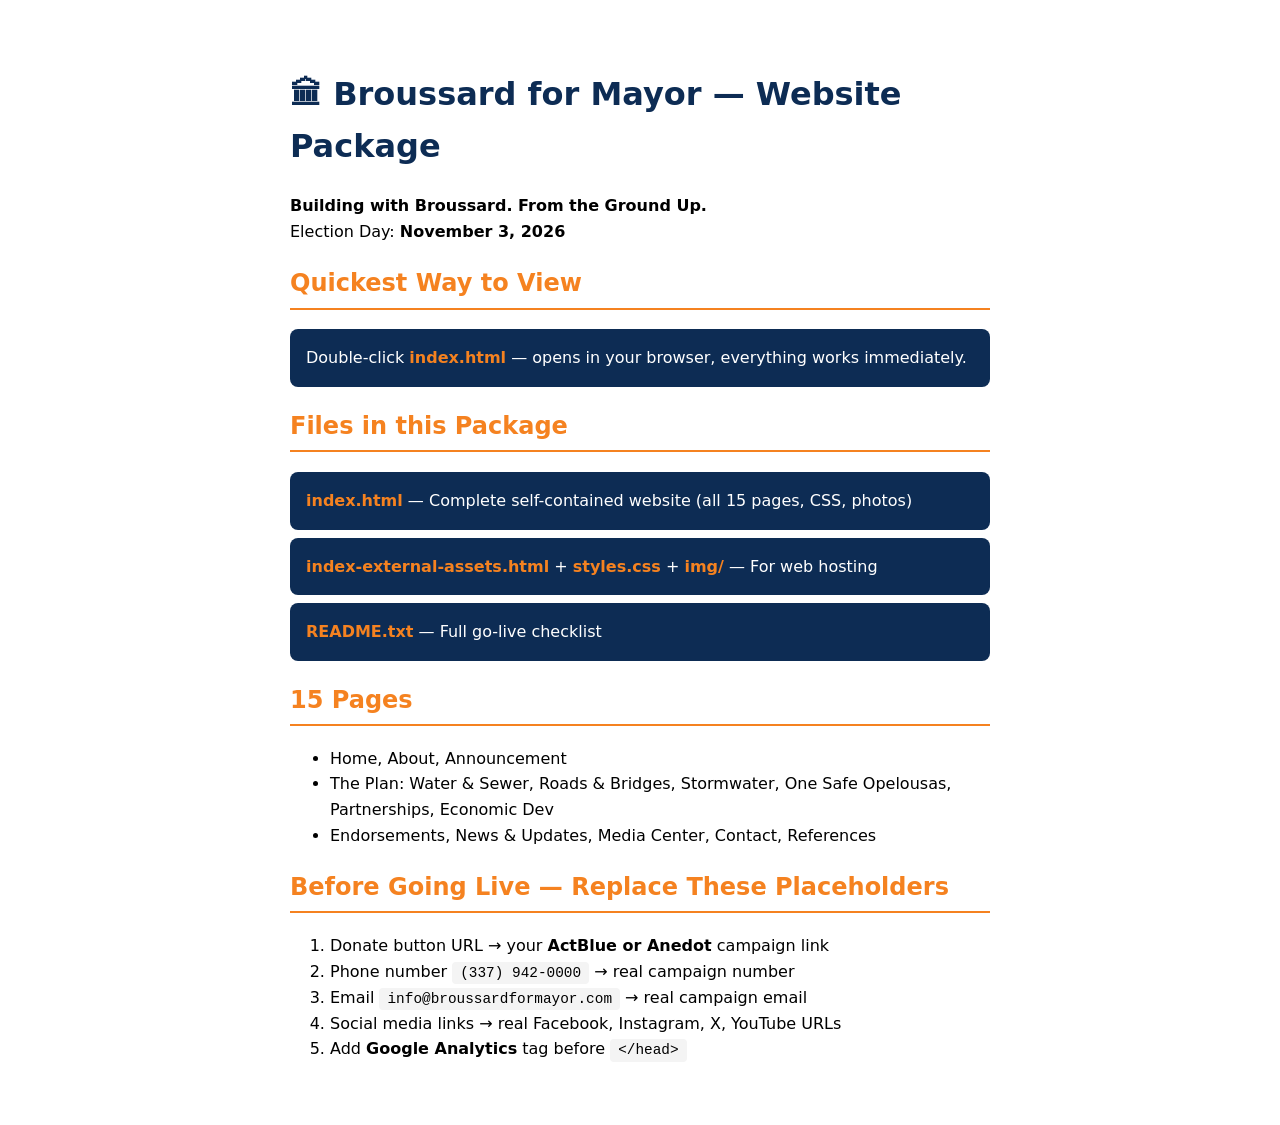
<file: broussard-for-mayor-website/QUICK-START.html>
<!DOCTYPE html>
<html><head><meta charset="UTF-8"/>
<title>Broussard for Mayor — Quick Start</title>
<style>body{font-family:system-ui;max-width:700px;margin:2rem auto;padding:1rem;line-height:1.6;}
h1{color:#0D2C54;} h2{color:#F58220;border-bottom:2px solid #F58220;padding-bottom:.3rem;}
code{background:#f4f4f4;padding:.2rem .5rem;border-radius:4px;font-size:.9rem;}
.file{background:#0D2C54;color:#fff;padding:1rem;border-radius:8px;margin:.5rem 0;}
.file span{color:#F58220;font-weight:bold;}</style>
</head><body>
<h1>🏛 Broussard for Mayor — Website Package</h1>
<p><strong>Building with Broussard. From the Ground Up.</strong><br>
Election Day: <strong>November 3, 2026</strong></p>

<h2>Quickest Way to View</h2>
<div class="file">Double-click <span>index.html</span> — opens in your browser, everything works immediately.</div>

<h2>Files in this Package</h2>
<div class="file"><span>index.html</span> — Complete self-contained website (all 15 pages, CSS, photos)</div>
<div class="file"><span>index-external-assets.html</span> + <span>styles.css</span> + <span>img/</span> — For web hosting</div>
<div class="file"><span>README.txt</span> — Full go-live checklist</div>

<h2>15 Pages</h2>
<ul>
<li>Home, About, Announcement</li>
<li>The Plan: Water & Sewer, Roads & Bridges, Stormwater, One Safe Opelousas, Partnerships, Economic Dev</li>
<li>Endorsements, News & Updates, Media Center, Contact, References</li>
</ul>

<h2>Before Going Live — Replace These Placeholders</h2>
<ol>
<li>Donate button URL → your <strong>ActBlue or Anedot</strong> campaign link</li>
<li>Phone number <code>(337) 942-0000</code> → real campaign number</li>
<li>Email <code>info@broussardformayor.com</code> → real campaign email</li>
<li>Social media links → real Facebook, Instagram, X, YouTube URLs</li>
<li>Add <strong>Google Analytics</strong> tag before <code>&lt;/head&gt;</code></li>
</ol>
</body></html>
</file>
<file: broussard-for-mayor-website/styles.css>
:root{
  --navy-900:#091e3a; --navy-850:#0b2244; --navy-800:#0D2C54; --navy-700:#1a3d6e;
  --gold:#F58220; --gold-bright:#ff9a3c; --gold-soft:#fde8cc;
  --brick:#d95f00; --brick-dark:#b54d00;
  --cream:#fff8f2; --paper:#ffffff; --ink:#091e3a; --slate:#2c3e5e; --slate-2:#4a5f7a;
  --line:rgba(255,255,255,.14); --line-ink:rgba(13,44,84,.12);
  --shadow:0 22px 60px -24px rgba(9,30,58,.55);
  --maxw:1200px;
  --water:#1a6daa; --road:#d95f00; --storm:#2068a8; --safe:#c0392b; --ppp:#1e8449; --econ:#6c47b8;
}
*{box-sizing:border-box;}
html{scroll-behavior:smooth;}
@media (prefers-reduced-motion:reduce){html{scroll-behavior:auto;} *{animation:none!important;transition:none!important;}}
body{margin:0;font-family:"Source Sans 3",system-ui,-apple-system,sans-serif;color:var(--ink);background:var(--paper);line-height:1.62;-webkit-font-smoothing:antialiased;}
h1,h2,h3,h4,.disp{font-family:"Oswald",sans-serif;font-weight:600;line-height:1.04;margin:0;letter-spacing:.005em;}
a{color:inherit;}
img{max-width:100%;display:block;}
p{margin:0 0 1rem;}
.wrap{max-width:var(--maxw);margin:0 auto;padding:0 24px;}
.wrap-narrow{max-width:980px;}
.eyebrow{font-family:"Oswald";text-transform:uppercase;letter-spacing:.26em;font-size:.74rem;font-weight:600;color:var(--gold);}
.fleur{color:var(--gold);}

/* fleur divider */
.fdiv{display:flex;align-items:center;gap:.7rem;color:var(--gold);font-size:.9rem;}
.fdiv::before,.fdiv::after{content:"";height:2px;background:linear-gradient(90deg,transparent,var(--gold));flex:1;max-width:70px;}
.fdiv.center{justify-content:center;margin:0 auto;}

/* buttons */
.btn{display:inline-flex;align-items:center;gap:.55rem;cursor:pointer;border:none;font-family:"Oswald";font-weight:600;text-transform:uppercase;letter-spacing:.07em;font-size:.92rem;padding:.9rem 1.6rem;border-radius:4px;text-decoration:none;transition:transform .15s ease,box-shadow .2s ease,background .2s ease,color .2s ease;white-space:nowrap;}
.btn:focus-visible{outline:3px solid var(--gold-bright);outline-offset:3px;}
.btn-gold{background:linear-gradient(180deg,var(--gold-bright),var(--gold));color:var(--navy-900);box-shadow:0 10px 26px -10px rgba(245,130,32,.8);}
.btn-gold:hover{transform:translateY(-2px);}
.btn-brick{background:var(--brick);color:#fff;}
.btn-brick:hover{background:var(--brick-dark);transform:translateY(-2px);}
.btn-navy{background:var(--navy-800);color:#fff;}
.btn-navy:hover{background:var(--navy-700);transform:translateY(-2px);}
.btn-ghost{background:transparent;color:#fff;border:1.6px solid rgba(255,255,255,.55);}
.btn-ghost:hover{border-color:var(--gold);color:var(--gold-bright);}
.btn-ghost-ink{background:transparent;color:var(--navy-800);border:1.6px solid var(--line-ink);}
.btn-ghost-ink:hover{border-color:var(--gold);color:var(--navy-700);}
.btn-sm{padding:.62rem 1.05rem;font-size:.8rem;}

.skip{position:absolute;left:-999px;top:0;background:var(--gold);color:var(--navy-900);padding:.6rem 1rem;z-index:300;font-family:"Oswald";font-weight:600;}
.skip:focus{left:8px;top:8px;}

/* seal */
.seal{width:46px;height:46px;flex:0 0 auto;border-radius:50%;background:
  radial-gradient(circle at 50% 50%, #143a78 0 44%, #0a1c44 45% 60%, var(--gold) 61% 70%, #0a1c44 71% 100%);
  position:relative;border:1px solid rgba(255,255,255,.2);display:grid;place-items:center;}
.seal::after{content:"\2693";color:var(--gold-bright);font-size:1.15rem;}

/* top contact bar */
.topbar{background:var(--navy-900);color:#cfd7e8;font-size:.78rem;}
.topbar .wrap{display:flex;justify-content:space-between;align-items:center;gap:1rem;padding:.45rem 24px;flex-wrap:wrap;}
.topbar a{color:var(--gold-bright);text-decoration:none;font-weight:600;}
.topbar .tdate{font-family:"Oswald";letter-spacing:.12em;text-transform:uppercase;}

/* nav */
header.nav{position:sticky;top:0;z-index:200;background:rgba(9,30,58,.97);backdrop-filter:blur(10px);border-bottom:1px solid var(--line);}
.nav .wrap{display:flex;align-items:center;justify-content:space-between;padding:.65rem 24px;gap:1rem;}
.brand{display:flex;align-items:center;gap:.7rem;text-decoration:none;color:#fff;}
.brand .bt{font-family:"Oswald";line-height:1;}
.brand .bt b{display:block;font-size:1.32rem;font-weight:700;letter-spacing:.05em;color:var(--gold-bright);}
.brand .bt span{display:block;font-size:.6rem;letter-spacing:.4em;color:#fff;text-transform:uppercase;margin-top:4px;}
nav.links{display:flex;align-items:center;gap:1.5rem;}
nav.links>a{color:#cdd5e6;text-decoration:none;font-family:"Oswald";font-weight:500;text-transform:uppercase;font-size:.83rem;letter-spacing:.07em;transition:color .15s;padding-bottom:3px;border-bottom:2px solid transparent;}
nav.links>a:hover,nav.links>a.active{color:var(--gold-bright);border-color:var(--gold);}
/* dropdown */
.has-drop{position:relative;}
.has-drop>a{display:inline-flex;align-items:center;gap:.35rem;cursor:pointer;color:#cdd5e6;text-decoration:none;font-family:"Oswald";font-weight:500;text-transform:uppercase;font-size:.83rem;letter-spacing:.07em;padding-bottom:3px;border-bottom:2px solid transparent;}
.has-drop>a:hover,.has-drop.active>a{color:var(--gold-bright);border-color:var(--gold);}
.has-drop>a::after{content:"\25be";font-size:.7em;}
.dropmenu{position:absolute;top:calc(100% + 8px);left:50%;transform:translateX(-50%) translateY(6px);background:var(--navy-850);border:1px solid var(--line);border-radius:8px;padding:.5rem;min-width:248px;opacity:0;visibility:hidden;transition:opacity .16s,transform .16s;box-shadow:var(--shadow);}
.has-drop:hover .dropmenu,.has-drop:focus-within .dropmenu{opacity:1;visibility:visible;transform:translateX(-50%) translateY(0);}
.dropmenu a{display:flex;align-items:center;gap:.6rem;padding:.6rem .7rem;border-radius:6px;color:#cdd5e6;text-decoration:none;font-family:"Oswald";text-transform:uppercase;letter-spacing:.05em;font-size:.78rem;border:none;}
.dropmenu a:hover{background:rgba(255,255,255,.06);color:#fff;}
.dropmenu a .sw{width:10px;height:10px;border-radius:2px;flex:0 0 auto;}
.nav-cta{display:flex;align-items:center;gap:.7rem;}
.menu-btn{display:none;background:none;border:1.5px solid var(--line);color:#fff;border-radius:5px;padding:.5rem .65rem;cursor:pointer;font-size:1.1rem;}
.mobile-panel{display:none;background:var(--navy-850);border-bottom:1px solid var(--line);}
.mobile-panel.open{display:block;}
.mobile-panel a{display:block;padding:.85rem 24px;color:#cdd5e6;text-decoration:none;font-family:"Oswald";text-transform:uppercase;letter-spacing:.07em;border-bottom:1px solid rgba(255,255,255,.06);font-size:.86rem;}
.mobile-panel a.sub{padding-left:42px;font-size:.8rem;color:#aeb9d2;}
.mobile-panel .mlabel{padding:.85rem 24px .3rem;font-size:.68rem;letter-spacing:.2em;color:var(--gold);font-family:"Oswald";text-transform:uppercase;}

/* hero (home) */
.hero{position:relative;background:linear-gradient(160deg,var(--navy-900),var(--navy-850) 60%,#06192e);color:#fff;overflow:hidden;}
.hero .wrap{display:grid;grid-template-columns:1.02fr .98fr;gap:2.4rem;align-items:center;position:relative;z-index:2;padding-top:3.4rem;padding-bottom:3.4rem;}
.hero-copy .eyebrow{margin-bottom:1.05rem;display:block;}
.hero h1{font-size:clamp(2.5rem,5.6vw,4.4rem);font-weight:700;text-transform:uppercase;}
.hero h1 .name{color:var(--gold-bright);display:block;}
.hero h1 .for{display:flex;align-items:center;gap:.7rem;font-size:.42em;letter-spacing:.04em;color:#cdd6ea;margin:.35rem 0;}
.hero h1 .for::after{content:"";height:2px;flex:1;background:linear-gradient(90deg,var(--brick),transparent);max-width:160px;}
.hero h1 .office{color:#fff;display:block;}
.hero .slogan{font-family:"Oswald";font-weight:500;font-size:1.12rem;color:var(--gold-soft);margin:1.3rem 0 .2rem;text-transform:uppercase;letter-spacing:.02em;}
.hero .slogan b{color:#fff;}
.hero .mission{color:#c4cee2;max-width:48ch;margin:1rem 0 1.7rem;font-size:1.04rem;}
.hero-cta{display:flex;flex-wrap:wrap;gap:.75rem;}
.hero-figure{position:relative;}
.hero-figure .photo{border-radius:8px;overflow:hidden;border:1px solid rgba(255,255,255,.14);box-shadow:var(--shadow);aspect-ratio:3/2.05;}
.hero-figure .photo img{width:100%;height:100%;object-fit:cover;object-position:50% 32%;}
.hero-badge{position:absolute;left:-14px;bottom:22px;background:var(--brick);color:#fff;font-family:"Oswald";font-weight:600;text-transform:uppercase;letter-spacing:.14em;font-size:.72rem;padding:.6rem 1rem;border-radius:3px;box-shadow:var(--shadow);}
.hero-badge .stars{color:var(--gold-bright);letter-spacing:.2em;}
.hero-glow{position:absolute;inset:0;background:radial-gradient(820px 520px at 82% 16%,rgba(26,61,110,.7),transparent 60%);z-index:1;pointer-events:none;}

/* stats */
.stats{display:grid;grid-template-columns:repeat(4,1fr);gap:0;border-top:1px solid var(--line);}
.stats .stat{padding:1.4rem 1rem;text-align:center;border-right:1px solid var(--line);}
.stats .stat:last-child{border-right:none;}
.stats .num{font-family:"Oswald";font-weight:700;font-size:2rem;color:var(--gold-bright);line-height:1;}
.stats .lab{font-size:.74rem;text-transform:uppercase;letter-spacing:.13em;color:#aebbd6;margin-top:.4rem;font-family:"Oswald";}

/* red star ticker band */
.band{background:var(--brick);color:#fff;border-top:3px solid var(--gold);border-bottom:3px solid var(--gold);}
.band .wrap{display:flex;align-items:center;justify-content:center;gap:1rem;padding:.7rem 24px;flex-wrap:wrap;}
.band .txt{font-family:"Oswald";font-weight:600;text-transform:uppercase;letter-spacing:.2em;font-size:.86rem;text-align:center;}
.band .star{color:var(--gold-bright);letter-spacing:.25em;}

/* generic section */
section{padding:5rem 0;}
.bg-cream{background:var(--cream);}
.bg-navy{background:linear-gradient(160deg,var(--navy-900),#06192e);color:#fff;}
.bg-paper{background:var(--paper);}
.shead{max-width:760px;margin-bottom:2.6rem;}
.shead.center{margin-left:auto;margin-right:auto;text-align:center;}
.shead h2{font-size:clamp(1.9rem,4vw,2.8rem);text-transform:uppercase;font-weight:700;margin-top:.7rem;}
.shead p{color:var(--slate);font-size:1.06rem;margin-top:.8rem;}
.bg-navy .shead p{color:#bcc7dd;}

/* pillars */
.pillars{display:grid;grid-template-columns:repeat(4,1fr);gap:1.1rem;}
.pillar{background:#fff;border:1px solid var(--line-ink);border-top:3px solid var(--gold);border-radius:7px;padding:1.6rem 1.3rem;}
.pillar .ic{width:46px;height:46px;display:grid;place-items:center;border-radius:50%;background:rgba(245,130,32,.14);color:var(--gold);margin-bottom:.9rem;}
.pillar .ic svg{width:24px;height:24px;}
.pillar h3{font-size:1.18rem;text-transform:uppercase;font-weight:600;}
.pillar p{font-size:.92rem;color:var(--slate);margin:.45rem 0 0;}

/* split */
.split{display:grid;grid-template-columns:1fr 1.05fr;gap:3rem;align-items:center;}
.split.rev{grid-template-columns:1.05fr 1fr;}
.split .media{border-radius:8px;overflow:hidden;border:1px solid var(--line-ink);box-shadow:var(--shadow);aspect-ratio:4/4.4;}
.split .media img{width:100%;height:100%;object-fit:cover;}
.split h2{font-size:clamp(1.8rem,3.6vw,2.6rem);text-transform:uppercase;font-weight:700;margin:.6rem 0 1rem;}
.factlist{list-style:none;padding:0;margin:1.2rem 0 0;display:grid;gap:.7rem;}
.factlist li{display:flex;gap:.7rem;align-items:flex-start;font-size:.98rem;}
.factlist .fleur{flex:0 0 auto;margin-top:.1rem;}

/* plan grid (home) */
.plan{display:grid;grid-template-columns:repeat(3,1fr);gap:1.3rem;}
.pcard{position:relative;display:block;text-decoration:none;background:var(--navy-850);border:1px solid var(--line);border-radius:9px;padding:1.7rem 1.5rem;overflow:hidden;transition:transform .18s ease,border-color .18s ease;}
.pcard:hover{transform:translateY(-4px);border-color:rgba(245,130,32,.5);}
.pcard .tag{font-family:"Oswald";font-size:.66rem;letter-spacing:.18em;text-transform:uppercase;color:#9fb0d0;}
.pcard h3{font-size:1.3rem;text-transform:uppercase;font-weight:600;margin:.5rem 0 .6rem;color:#fff;}
.pcard p{font-size:.93rem;color:#c2cde3;margin:0 0 .9rem;}
.pcard .chip{display:inline-flex;align-items:center;gap:.4rem;font-family:"Oswald";font-size:.68rem;letter-spacing:.08em;text-transform:uppercase;font-weight:600;color:var(--navy-900);background:var(--gold-soft);padding:.28rem .6rem;border-radius:20px;}
.pcard .more{font-family:"Oswald";text-transform:uppercase;letter-spacing:.1em;font-size:.74rem;color:var(--gold-bright);margin-top:1rem;display:inline-block;}
.pcard .accent{position:absolute;left:0;top:0;width:5px;height:100%;}
.pcard .num{position:absolute;right:1.1rem;top:.9rem;font-family:"Oswald";font-weight:700;font-size:2.6rem;color:rgba(255,255,255,.06);line-height:1;}

/* accountability */
.acc{display:grid;grid-template-columns:repeat(3,1fr);gap:1.1rem;margin-top:.5rem;}
.acc .item{background:#fff;border:1px solid var(--line-ink);border-left:4px solid var(--brick);border-radius:6px;padding:1.3rem 1.3rem;}
.acc .item h4{font-family:"Oswald";font-size:1.02rem;text-transform:uppercase;font-weight:600;color:var(--navy-800);margin-bottom:.35rem;}
.acc .item p{font-size:.9rem;color:var(--slate);margin:0;}

/* gallery */
.gal{display:grid;grid-template-columns:repeat(2,1fr);gap:1.1rem;}
.gal figure{margin:0;border-radius:8px;overflow:hidden;position:relative;border:1px solid var(--line);}
.gal figure img{width:100%;height:100%;object-fit:cover;aspect-ratio:3/2;}
.gal figcaption{position:absolute;left:0;bottom:0;right:0;padding:1rem;background:linear-gradient(0deg,rgba(6,25,46,.9),transparent);color:#fff;font-family:"Oswald";text-transform:uppercase;letter-spacing:.08em;font-size:.84rem;}

/* get involved + form */
.involve{display:grid;grid-template-columns:1fr 1.05fr;gap:3rem;align-items:start;}
.involve-photo{margin-top:1.8rem;border-radius:14px;overflow:hidden;box-shadow:0 18px 40px rgba(9,30,58,.18);border:1px solid rgba(9,30,58,.08);}
.involve-photo img{display:block;width:100%;height:auto;}
.waylist{list-style:none;padding:0;margin:1.4rem 0 0;display:grid;gap:.9rem;}
.waylist li{display:flex;gap:.8rem;align-items:flex-start;background:#fff;border:1px solid var(--line-ink);border-radius:7px;padding:1rem 1.1rem;}
.waylist .dot{width:34px;height:34px;flex:0 0 auto;border-radius:50%;background:rgba(245,130,32,.16);color:var(--gold);display:grid;place-items:center;}
.waylist h4{font-family:"Oswald";text-transform:uppercase;font-size:.98rem;margin:0 0 .15rem;color:var(--navy-800);}
.waylist p{margin:0;font-size:.9rem;color:var(--slate);}
.formcard{background:#fff;border:1px solid var(--line-ink);border-top:4px solid var(--gold);border-radius:9px;padding:1.8rem;box-shadow:var(--shadow);}
.formcard h3{font-family:"Oswald";text-transform:uppercase;font-size:1.3rem;color:var(--navy-800);margin-bottom:.3rem;}
.formcard .sub{color:var(--slate);font-size:.92rem;margin-bottom:1.2rem;}
.field{margin-bottom:1rem;}
.field label{display:block;font-family:"Oswald";text-transform:uppercase;letter-spacing:.06em;font-size:.74rem;color:var(--navy-700);margin-bottom:.35rem;}
.field input,.field select,.field textarea{width:100%;padding:.72rem .85rem;border:1.4px solid var(--line-ink);border-radius:6px;font-family:inherit;font-size:.97rem;color:var(--ink);background:#fff;}
.field textarea{min-height:120px;resize:vertical;}
.field input:focus,.field select:focus,.field textarea:focus{outline:none;border-color:var(--gold);box-shadow:0 0 0 3px rgba(245,130,32,.18);}
.checks{display:grid;grid-template-columns:1fr 1fr;gap:.5rem .9rem;margin-top:.2rem;}
.checks label{display:flex;align-items:center;gap:.5rem;font-family:inherit;text-transform:none;letter-spacing:0;font-size:.92rem;color:var(--ink);}
.checks input{width:auto;}
.form-note{font-size:.82rem;color:var(--slate-2);margin-top:.4rem;}
.form-ok{display:none;background:rgba(47,143,95,.1);border:1px solid rgba(47,143,95,.4);color:#1f6e45;border-radius:7px;padding:1rem;font-size:.95rem;}
.form-ok.show{display:block;}

/* donate band */
.donate{background:linear-gradient(140deg,var(--navy-800),var(--navy-900));color:#fff;border-radius:12px;padding:3rem;display:grid;grid-template-columns:1.3fr 1fr;gap:2rem;align-items:center;border:1px solid var(--line);}
.donate h2{font-size:clamp(1.7rem,3.4vw,2.4rem);text-transform:uppercase;font-weight:700;}
.donate p{color:#c2cde3;margin:.8rem 0 0;}
.amts{display:flex;flex-wrap:wrap;gap:.6rem;margin-bottom:1rem;}
.amts a{font-family:"Oswald";font-weight:600;font-size:1.05rem;padding:.7rem 1.1rem;border:1.5px solid rgba(255,255,255,.3);border-radius:6px;text-decoration:none;color:#fff;transition:.15s;}
.amts a:hover,.amts a.feat{background:var(--gold);color:var(--navy-900);border-color:var(--gold);}
.progress{margin-top:1.2rem;}
.progress .track{height:12px;border-radius:20px;background:rgba(255,255,255,.12);overflow:hidden;}
.progress .fill{height:100%;width:64%;background:linear-gradient(90deg,var(--gold),var(--gold-bright));border-radius:20px;}
.progress .meta{display:flex;justify-content:space-between;font-family:"Oswald";font-size:.78rem;letter-spacing:.08em;text-transform:uppercase;color:#aebbd6;margin-top:.5rem;}

/* events */
.events{display:grid;grid-template-columns:repeat(3,1fr);gap:1.1rem;}
.ev{background:#fff;border:1px solid var(--line-ink);border-radius:8px;overflow:hidden;display:flex;flex-direction:column;}
.ev .date{background:var(--navy-800);color:#fff;padding:.9rem 1.2rem;display:flex;align-items:baseline;gap:.5rem;font-family:"Oswald";}
.ev .date .d{font-size:1.8rem;font-weight:700;color:var(--gold-bright);line-height:1;}
.ev .date .mo{text-transform:uppercase;letter-spacing:.12em;font-size:.78rem;}
.ev .body{padding:1.1rem 1.2rem;flex:1;}
.ev .body h4{font-family:"Oswald";text-transform:uppercase;font-size:1.05rem;color:var(--navy-800);margin:0 0 .3rem;}
.ev .body .where{font-size:.86rem;color:var(--slate);}
.ev .body .type{display:inline-block;margin-top:.6rem;font-family:"Oswald";font-size:.66rem;letter-spacing:.1em;text-transform:uppercase;color:var(--brick);font-weight:600;}

/* ============ INTERIOR / POLICY PAGES ============ */
/* page banner */
.pbanner{position:relative;background:linear-gradient(155deg,var(--navy-900),var(--navy-850) 55%,#06192e);color:#fff;overflow:hidden;border-bottom:3px solid var(--gold);}
.pbanner::before{content:"";position:absolute;inset:0;background:radial-gradient(720px 460px at 88% 8%,rgba(26,61,110,.6),transparent 60%);pointer-events:none;}
.pbanner .wrap{position:relative;z-index:2;padding:2.6rem 24px 2.9rem;}
.crumb{font-family:"Oswald";text-transform:uppercase;letter-spacing:.14em;font-size:.72rem;color:#9fb0d0;margin-bottom:1.1rem;display:flex;flex-wrap:wrap;gap:.5rem;align-items:center;}
.crumb a{color:#9fb0d0;text-decoration:none;}
.crumb a:hover{color:var(--gold-bright);}
.crumb .sep{color:var(--gold);}
.crumb b{color:#fff;font-weight:600;}
.pbanner .accent-tag{display:inline-flex;align-items:center;gap:.55rem;font-family:"Oswald";text-transform:uppercase;letter-spacing:.18em;font-size:.72rem;font-weight:600;padding:.34rem .8rem;border-radius:20px;color:#fff;margin-bottom:1rem;}
.pbanner h1{font-size:clamp(2.1rem,4.6vw,3.4rem);text-transform:uppercase;font-weight:700;max-width:20ch;}
.pbanner .tagline{font-family:"Oswald";font-weight:500;text-transform:uppercase;letter-spacing:.03em;color:var(--gold-soft);font-size:1.06rem;margin-top:.8rem;}
.pbanner .lead{color:#c4cee2;max-width:62ch;margin-top:1rem;font-size:1.05rem;}

/* policy body layout */
.policy{padding:3.6rem 0 4.6rem;}
.policy .layout{display:grid;grid-template-columns:1fr 320px;gap:3rem;align-items:start;}
.policy .main h2{font-size:1.7rem;text-transform:uppercase;font-weight:700;color:var(--navy-800);margin:2.6rem 0 1rem;padding-top:1.6rem;border-top:2px solid var(--line-ink);}
.policy .main h2:first-child{margin-top:0;padding-top:0;border-top:none;}
.policy .main h3{font-family:"Oswald";font-size:1.16rem;text-transform:uppercase;font-weight:600;color:var(--navy-700);margin:1.7rem 0 .6rem;}
.policy .main p{color:#3a4763;font-size:1.02rem;}
.policy .main p.intro{font-size:1.12rem;color:var(--ink);}
.policy .main strong{color:var(--navy-800);}

/* bullet list with fleur/check */
.blist{list-style:none;padding:0;margin:.4rem 0 1.4rem;display:grid;gap:.55rem;}
.blist li{position:relative;padding-left:1.7rem;color:#3a4763;font-size:1.0rem;}
.blist li::before{content:"\2693";position:absolute;left:0;top:0;color:var(--gold);font-size:.9rem;}
.blist.check li::before{content:"\2713";color:var(--ppp);font-weight:700;}
.blist.arrow li::before{content:"\2192";color:var(--brick);font-weight:700;}

/* numbered component cards */
.complist{display:grid;gap:1rem;margin:1rem 0 1.4rem;counter-reset:cp;}
.comp{position:relative;background:#fff;border:1px solid var(--line-ink);border-radius:8px;padding:1.3rem 1.4rem 1.3rem 3.6rem;}
.comp::before{counter-increment:cp;content:counter(cp);position:absolute;left:1.1rem;top:1.2rem;width:30px;height:30px;border-radius:50%;background:var(--navy-800);color:var(--gold-bright);font-family:"Oswald";font-weight:700;display:grid;place-items:center;font-size:.95rem;}
.comp h3{margin:0 0 .35rem;font-size:1.08rem;color:var(--navy-800);}
.comp p{margin:0;font-size:.95rem;color:var(--slate);}
.comp .meta{font-family:"Oswald";text-transform:uppercase;letter-spacing:.08em;font-size:.72rem;color:var(--brick);margin-top:.5rem;}

/* data table */
.ftable{width:100%;border-collapse:collapse;margin:.6rem 0 1.6rem;font-size:.98rem;border:1px solid var(--line-ink);border-radius:8px;overflow:hidden;}
.ftable caption{caption-side:top;text-align:left;font-family:"Oswald";text-transform:uppercase;letter-spacing:.08em;font-size:.8rem;color:var(--slate-2);margin-bottom:.5rem;}
.ftable th,.ftable td{text-align:left;padding:.78rem 1rem;border-bottom:1px solid var(--line-ink);}
.ftable thead th{background:var(--navy-800);color:#fff;font-family:"Oswald";text-transform:uppercase;letter-spacing:.06em;font-size:.78rem;font-weight:600;}
.ftable tbody tr:nth-child(even){background:rgba(13,44,84,.025);}
.ftable td:last-child,.ftable th:last-child{text-align:right;font-variant-numeric:tabular-nums;}
.ftable tfoot td{font-family:"Oswald";text-transform:uppercase;font-weight:700;background:var(--cream);color:var(--navy-800);}
.ftable.left td:last-child,.ftable.left th:last-child{text-align:left;}

/* phase cards */
.phases{display:grid;gap:1rem;margin:1rem 0 1.4rem;}
.phase{background:#fff;border:1px solid var(--line-ink);border-left:4px solid var(--gold);border-radius:8px;padding:1.1rem 1.3rem;}
.phase .ph{font-family:"Oswald";text-transform:uppercase;letter-spacing:.08em;font-size:.78rem;color:var(--brick);font-weight:600;margin-bottom:.35rem;}
.phase h4{font-family:"Oswald";font-size:1.05rem;color:var(--navy-800);margin:0 0 .4rem;}
.phase p{margin:0;color:var(--slate);font-size:.94rem;}

/* metrics */
.metrics{display:grid;grid-template-columns:repeat(4,1fr);gap:1rem;margin:1rem 0 1.4rem;}
.metric{background:var(--navy-850);color:#fff;border-radius:9px;padding:1.4rem 1.1rem;text-align:center;border:1px solid var(--line);}
.metric .mv{font-family:"Oswald";font-weight:700;font-size:2rem;color:var(--gold-bright);line-height:1;}
.metric .ml{font-size:.84rem;color:#c2cde3;margin-top:.5rem;}

/* chip cloud (zones / streets) */
.chips{display:flex;flex-wrap:wrap;gap:.5rem;margin:.6rem 0 1.4rem;}
.chips span{font-family:"Source Sans 3";font-size:.86rem;background:#fff;border:1px solid var(--line-ink);border-radius:20px;padding:.34rem .85rem;color:var(--navy-700);}
.chipgroup{margin:1.2rem 0;}
.chipgroup h4{font-family:"Oswald";text-transform:uppercase;letter-spacing:.06em;font-size:.82rem;color:var(--brick);margin:0 0 .55rem;}

/* callout / campaign message */
.callout{background:linear-gradient(150deg,var(--navy-800),var(--navy-900));color:#fff;border-radius:12px;padding:2.2rem 2.3rem;margin:2.2rem 0 0;border:1px solid var(--line);position:relative;overflow:hidden;}
.callout::before{content:"\201C";position:absolute;right:1.4rem;top:.2rem;font-family:Georgia,serif;font-size:6rem;color:rgba(255,154,60,.16);line-height:1;}
.callout .ql{font-family:"Oswald";font-weight:500;font-size:1.3rem;line-height:1.35;color:#fff;}
.callout .qa{font-family:"Oswald";text-transform:uppercase;letter-spacing:.14em;font-size:.78rem;color:var(--gold-bright);margin-top:1rem;}
.callout p{color:#c8d2e6;margin:.9rem 0 0;font-size:1rem;}

/* sidebar */
.aside{position:sticky;top:96px;display:grid;gap:1.2rem;}
.card{background:#fff;border:1px solid var(--line-ink);border-radius:10px;padding:1.4rem 1.4rem;box-shadow:0 12px 34px -22px rgba(9,30,58,.4);}
.card.gold-top{border-top:4px solid var(--gold);}
.card h4{font-family:"Oswald";text-transform:uppercase;letter-spacing:.06em;font-size:.86rem;color:var(--navy-800);margin:0 0 .9rem;}
.facts{list-style:none;padding:0;margin:0;display:grid;gap:.7rem;}
.facts li{display:flex;justify-content:space-between;gap:1rem;font-size:.9rem;border-bottom:1px dashed var(--line-ink);padding-bottom:.7rem;}
.facts li:last-child{border-bottom:none;padding-bottom:0;}
.facts .k{color:var(--slate);}
.facts .v{font-family:"Oswald";font-weight:600;color:var(--navy-800);text-align:right;}
.toc{list-style:none;padding:0;margin:0;display:grid;gap:.1rem;}
.toc a{display:block;padding:.5rem .6rem;border-radius:6px;text-decoration:none;color:var(--slate);font-size:.9rem;border-left:2px solid transparent;}
.toc a:hover{background:var(--cream);color:var(--navy-800);border-left-color:var(--gold);}
.aside .other{display:grid;gap:.4rem;}
.aside .other a{display:flex;align-items:center;gap:.6rem;text-decoration:none;font-family:"Oswald";text-transform:uppercase;letter-spacing:.04em;font-size:.78rem;color:var(--navy-700);padding:.45rem .2rem;border-bottom:1px solid var(--line-ink);}
.aside .other a:last-child{border-bottom:none;}
.aside .other a:hover{color:var(--brick);}
.aside .other .sw{width:9px;height:9px;border-radius:2px;flex:0 0 auto;}

/* references */
.reflist{display:grid;gap:1.4rem;margin-top:1rem;}
.refgroup{background:#fff;border:1px solid var(--line-ink);border-radius:10px;padding:1.4rem 1.5rem;}
.refgroup h3{font-family:"Oswald";text-transform:uppercase;font-size:1.05rem;color:var(--navy-800);margin:0 0 .8rem;border-bottom:2px solid var(--gold);padding-bottom:.5rem;display:inline-block;}
.refgroup ul{list-style:none;padding:0;margin:0;display:grid;gap:.6rem;}
.refgroup li{display:flex;flex-wrap:wrap;gap:.2rem .6rem;align-items:baseline;font-size:.96rem;}
.refgroup li .rn{color:var(--navy-800);font-weight:600;}
.refgroup li a{color:var(--water);text-decoration:none;word-break:break-word;}
.refgroup li a:hover{text-decoration:underline;}

/* plan-index cards (issues landing) */
.planindex{display:grid;grid-template-columns:repeat(2,1fr);gap:1.3rem;}

/* footer */
footer.site{background:var(--navy-900);color:#aab4cc;font-size:.9rem;padding:3.5rem 0 1.6rem;}
.fgrid{display:grid;grid-template-columns:1.6fr 1fr 1fr;gap:2.5rem;}
.fbrand .bt b{font-family:"Oswald";color:var(--gold-bright);font-size:1.3rem;letter-spacing:.05em;display:block;}
.fbrand .bt span{font-family:"Oswald";font-size:.6rem;letter-spacing:.36em;text-transform:uppercase;color:#fff;display:block;margin-top:3px;}
.fbrand p{margin-top:1rem;max-width:38ch;color:#9aa6c0;}
footer.site h5{font-family:"Oswald";text-transform:uppercase;letter-spacing:.1em;color:#fff;font-size:.86rem;margin:0 0 .9rem;}
footer.site a{color:#bcc6dc;text-decoration:none;display:block;margin-bottom:.5rem;}
footer.site a:hover{color:var(--gold-bright);}
.social{display:flex;gap:.6rem;margin-top:.3rem;}
.social a{width:38px;height:38px;border:1px solid var(--line);border-radius:50%;display:grid;place-items:center;margin:0;}
.social a:hover{border-color:var(--gold);}
.social svg{width:18px;height:18px;}
.fbar{border-top:1px solid var(--line);margin-top:2.4rem;padding-top:1.4rem;display:flex;justify-content:space-between;flex-wrap:wrap;gap:.6rem;font-size:.78rem;color:#8593b0;}
.disclaimer{font-family:"Oswald";letter-spacing:.06em;text-transform:uppercase;}

/* responsive */
@media (max-width:980px){
  nav.links{display:none;}
  .menu-btn{display:inline-block;}
  .hero .wrap{grid-template-columns:1fr;gap:1.8rem;}
  .hero-figure{order:-1;}
  .split,.split.rev,.involve,.donate{grid-template-columns:1fr;gap:2rem;}
  .plan,.acc,.events,.planindex{grid-template-columns:1fr 1fr;}
  .pillars{grid-template-columns:1fr 1fr;}
  .metrics{grid-template-columns:1fr 1fr;}
  .fgrid{grid-template-columns:1fr 1fr;}
  .stats{grid-template-columns:1fr 1fr;}
  .stats .stat:nth-child(2){border-right:none;}
  .stats .stat:nth-child(1),.stats .stat:nth-child(2){border-bottom:1px solid var(--line);}
  .policy .layout{grid-template-columns:1fr;gap:2.4rem;}
  .aside{position:static;}
}
@media (max-width:600px){
  section{padding:3.4rem 0;}
  .plan,.acc,.events,.gal,.pillars,.checks,.fgrid,.planindex,.metrics{grid-template-columns:1fr;}
  .hero .wrap{padding-top:2.4rem;}
  .donate{padding:2rem;}
  .topbar .tinfo{display:none;}
  .callout{padding:1.6rem;}
  .ftable th,.ftable td{padding:.6rem .7rem;font-size:.9rem;}
}

.view[hidden]{display:none!important;}
.has-drop>a.active{color:var(--gold-bright);border-color:var(--gold);}

/* ── image banners ── */
.imgbanner{background:var(--navy-900);border-bottom:3px solid var(--gold);}
.imgbanner-top{background:linear-gradient(180deg,var(--navy-900),var(--navy-850));}
.imgbanner-top .wrap{padding:.9rem 24px;}
.imgbanner-top .crumb{margin:0;}
.imgbanner-media{max-width:1717px;margin:0 auto;line-height:0;background:#091e3a;}
.imgbanner-media img{width:100%;height:auto;display:block;}
.sr-only{position:absolute;width:1px;height:1px;padding:0;margin:-1px;overflow:hidden;clip:rect(0 0 0 0);white-space:nowrap;border:0;}

/* ── about hero ── */
.about-hero-banner{background:var(--navy-900);border-bottom:3px solid var(--gold);}
.about-hero-banner .crumb-row{background:linear-gradient(180deg,var(--navy-900),var(--navy-850));padding:.9rem 24px;}
.about-hero-banner .crumb-row .crumb{margin:0;}
.about-hero-banner .media{max-width:1983px;margin:0 auto;line-height:0;}
.about-hero-banner .media img{width:100%;height:auto;display:block;}
.about-hero-banner .caption{background:var(--navy-900);padding:.7rem 24px;display:flex;align-items:center;justify-content:space-between;flex-wrap:wrap;gap:.5rem;}
.about-hero-banner .caption .tag{font-family:"Oswald";text-transform:uppercase;letter-spacing:.18em;font-size:.74rem;color:var(--gold-bright);}
.about-hero-banner .caption .roles{display:flex;gap:1rem;flex-wrap:wrap;}
.about-hero-banner .caption .roles span{font-family:"Oswald";text-transform:uppercase;letter-spacing:.1em;font-size:.72rem;color:#9fb0d0;border:1px solid rgba(255,255,255,.14);border-radius:20px;padding:.22rem .7rem;}

/* ── issues hero ── */
.issues-hero{position:relative;background:var(--navy-900);border-bottom:3px solid var(--gold);overflow:hidden;}
.issues-hero-media{position:relative;max-width:1536px;margin:0 auto;line-height:0;}
.issues-hero-media img{width:100%;height:auto;display:block;max-height:580px;object-fit:cover;object-position:50% 28%;}
.issues-hero-media::after{content:"";position:absolute;inset:0;background:linear-gradient(to bottom,rgba(9,30,58,0) 0%,rgba(9,30,58,.18) 35%,rgba(9,30,58,.72) 65%,rgba(9,30,58,.97) 100%);}
.issues-hero-overlay{position:absolute;bottom:0;left:0;right:0;z-index:2;padding:2.4rem 24px 2.8rem;}
.issues-hero-overlay .crumb{margin-bottom:1rem;}
.issues-hero-overlay .crumb a,.issues-hero-overlay .crumb .sep{color:rgba(255,255,255,.6);}
.issues-hero-overlay .crumb a:hover{color:var(--gold-bright);}
.issues-hero-overlay .crumb b{color:#fff;}
.issues-hero-overlay .accent-tag{display:inline-flex;align-items:center;gap:.5rem;font-family:"Oswald";text-transform:uppercase;letter-spacing:.18em;font-size:.72rem;font-weight:600;padding:.32rem .8rem;border-radius:20px;background:var(--gold);color:var(--navy-900);margin-bottom:.9rem;}
.issues-hero-overlay h1{font-size:clamp(2.2rem,5vw,3.6rem);text-transform:uppercase;font-weight:700;color:#fff;margin:0 0 .6rem;line-height:1.04;text-shadow:0 2px 18px rgba(0,0,0,.6);}
.issues-hero-overlay h1 span{color:var(--gold-bright);}
.issues-hero-overlay .lead{color:#d4dcea;font-size:1.06rem;max-width:64ch;text-shadow:0 1px 8px rgba(0,0,0,.5);}
@media(max-width:980px){.issues-hero-media img{max-height:420px;}.issues-hero-overlay{padding:1.6rem 24px 2rem;}}
@media(max-width:600px){.issues-hero-media img{max-height:320px;}.issues-hero-overlay h1{font-size:2rem;}}

/* ── announcement hero ── */
.announce-hero{position:relative;background:linear-gradient(155deg,var(--navy-900) 0%,#06192e 100%);color:#fff;overflow:hidden;border-bottom:3px solid var(--gold);}
.announce-hero::before{content:"";position:absolute;inset:0;background:radial-gradient(900px 600px at 30% 50%,rgba(9,30,58,.92),transparent 70%);z-index:1;pointer-events:none;}
.announce-hero .wrap{position:relative;z-index:2;display:grid;grid-template-columns:1fr 1.15fr;gap:0;align-items:stretch;padding:0 24px;}
.announce-hero-copy{padding:2.8rem 2.4rem 2.8rem 0;display:flex;flex-direction:column;justify-content:center;}
.announce-hero-copy .crumb{margin-bottom:1.2rem;}
.announce-hero-copy .accent-tag{display:inline-flex;align-items:center;gap:.55rem;font-family:"Oswald";text-transform:uppercase;letter-spacing:.18em;font-size:.72rem;font-weight:600;padding:.34rem .8rem;border-radius:20px;color:#fff;background:var(--brick);margin-bottom:1.1rem;}
.announce-hero-copy h1{font-size:clamp(2rem,4.2vw,3.2rem);text-transform:uppercase;font-weight:700;margin:0 0 .7rem;line-height:1.04;}
.announce-hero-copy .tagline{font-family:"Oswald";font-weight:500;text-transform:uppercase;letter-spacing:.03em;color:var(--gold-soft);font-size:1.05rem;margin-bottom:1rem;}
.announce-hero-copy .lead{color:#c4cee2;font-size:1.06rem;max-width:52ch;margin-bottom:1.6rem;}
.announce-hero-copy .pillars{display:flex;flex-wrap:wrap;gap:.55rem;}
.announce-hero-copy .pillars span{font-family:"Oswald";font-size:.72rem;text-transform:uppercase;letter-spacing:.1em;padding:.3rem .7rem;border:1px solid rgba(245,130,32,.4);border-radius:20px;color:var(--gold-soft);}
.announce-hero-photo{position:relative;overflow:hidden;min-height:460px;}
.announce-hero-photo img{position:absolute;inset:0;width:100%;height:100%;object-fit:cover;object-position:50% 18%;}
.announce-hero-photo::after{content:"";position:absolute;inset:0;background:linear-gradient(90deg,rgba(9,30,58,.72) 0%,rgba(9,30,58,0) 40%);}
@media(max-width:980px){.announce-hero .wrap{grid-template-columns:1fr;}.announce-hero-photo{min-height:320px;order:-1;}.announce-hero-photo::after{background:linear-gradient(180deg,rgba(9,30,58,0) 50%,rgba(9,30,58,.85) 100%);}.announce-hero-copy{padding:2rem 0;}}
@media(max-width:600px){.announce-hero-photo{min-height:240px;}}

/* ── vote bar ── */
.votebar{background:var(--brick);color:#fff;border-top:2px solid var(--gold);border-bottom:2px solid var(--gold);position:sticky;top:72px;z-index:190;}
.votebar .wrap{display:flex;align-items:center;justify-content:space-between;gap:1rem;padding:.55rem 24px;flex-wrap:wrap;}
.votebar .vb-msg{font-family:"Oswald";text-transform:uppercase;letter-spacing:.14em;font-size:.82rem;display:flex;align-items:center;gap:.6rem;}
.votebar .vb-msg .star{color:var(--gold-bright);}
.votebar .vb-actions{display:flex;align-items:center;gap:.6rem;flex-wrap:wrap;}
.votebar .vb-actions a{font-family:"Oswald";text-transform:uppercase;letter-spacing:.08em;font-size:.76rem;font-weight:600;padding:.38rem .9rem;border-radius:4px;text-decoration:none;white-space:nowrap;transition:.15s;}
.votebar .vb-primary{background:var(--gold);color:var(--navy-900);}
.votebar .vb-primary:hover{background:var(--gold-bright);}
.votebar .vb-ghost{border:1.4px solid rgba(255,255,255,.5);color:#fff;}
.votebar .vb-ghost:hover{border-color:var(--gold-bright);color:var(--gold-bright);}
.votebar .vb-date{font-family:"Oswald";letter-spacing:.06em;font-size:.76rem;color:rgba(255,255,255,.7);}
@media(max-width:600px){.votebar .vb-date{display:none;}}

/* ── voter dates ── */
.vdates{display:grid;grid-template-columns:repeat(3,1fr);gap:1rem;margin-bottom:2.4rem;}
.vd{display:flex;align-items:flex-start;gap:1rem;background:rgba(255,255,255,.06);border:1px solid rgba(255,255,255,.1);border-left:3px solid var(--gold);border-radius:8px;padding:1.2rem 1.3rem;}
.vd-election{background:rgba(245,130,32,.12);border-left-color:var(--gold-bright);border-color:rgba(245,130,32,.35);}
.vd-icon{width:38px;height:38px;flex:0 0 auto;background:rgba(245,130,32,.15);border-radius:50%;display:grid;place-items:center;color:var(--gold-bright);}
.vd-icon svg{width:18px;height:18px;}
.vd-label{font-family:"Oswald";text-transform:uppercase;letter-spacing:.1em;font-size:.7rem;color:#9fb0d0;margin-bottom:.3rem;}
.vd-date{font-family:"Oswald";font-weight:700;font-size:1.18rem;color:#fff;line-height:1.15;}
.vd-gold{color:var(--gold-bright)!important;font-size:1.28rem!important;}
.vd-note{font-size:.82rem;color:#8fa0c0;margin-top:.25rem;}
.vregister{background:rgba(255,255,255,.05);border:1px solid rgba(255,255,255,.12);border-radius:12px;padding:2rem 2.2rem;display:flex;align-items:center;gap:2rem;flex-wrap:wrap;}
.vregister-text{flex:1;min-width:240px;}
.vregister-text h3{font-family:"Oswald";text-transform:uppercase;font-size:1.35rem;color:#fff;margin:0 0 .5rem;}
.vregister-text p{color:#bcc7dd;margin:0;font-size:.97rem;}
.vregister-ctas{display:flex;flex-wrap:wrap;gap:.7rem;}
@media(max-width:980px){.vdates{grid-template-columns:1fr 1fr;}}
@media(max-width:600px){.vdates{grid-template-columns:1fr;}.vregister{flex-direction:column;gap:1.2rem;}}

/* ── endorsements ── */
.endorse-grid{display:grid;gap:2.4rem;margin-bottom:2.4rem;}
.endorse-group{}
.eg-title{font-family:"Oswald";text-transform:uppercase;font-size:1.1rem;color:var(--navy-800);margin:0 0 1rem;display:flex;align-items:center;gap:.6rem;border-bottom:2px solid var(--gold);padding-bottom:.6rem;}
.eg-title svg{color:var(--gold);}
.endorse-cards{display:grid;grid-template-columns:repeat(3,1fr);gap:1rem;}
.ecard{background:#fff;border:1px solid var(--line-ink);border-radius:10px;padding:1.3rem;display:flex;gap:1rem;align-items:flex-start;}
.ecard-avatar{width:48px;height:48px;border-radius:50%;flex:0 0 auto;display:grid;place-items:center;color:#fff;font-family:"Oswald";font-weight:700;font-size:.82rem;}
.ecard-name{font-family:"Oswald";font-weight:600;font-size:1rem;color:var(--navy-800);}
.ecard-title{font-size:.82rem;color:var(--slate);margin:.1rem 0 .5rem;}
.ecard-quote{font-size:.9rem;color:var(--slate);font-style:italic;margin:0;}
.endorse-cta{background:var(--navy-850);border:1px solid var(--line);border-radius:12px;padding:2.4rem;text-align:center;color:#fff;}
.endorse-cta h3{font-family:"Oswald";text-transform:uppercase;font-size:1.5rem;margin:0 0 .6rem;}
.endorse-cta p{color:#bcc7dd;max-width:50ch;margin:0 auto 1.4rem;}
@media(max-width:980px){.endorse-cards{grid-template-columns:1fr 1fr;}}
@media(max-width:600px){.endorse-cards{grid-template-columns:1fr;}}

/* ── news ── */
.news-grid{display:grid;grid-template-columns:repeat(3,1fr);gap:1.3rem;margin-bottom:2.4rem;}
.news-card{background:#fff;border:1px solid var(--line-ink);border-radius:10px;padding:1.5rem;display:flex;flex-direction:column;gap:.5rem;}
.news-card.featured{grid-column:1/-1;background:var(--navy-850);border-color:var(--line);color:#fff;}
.news-card.featured .news-excerpt{color:#bcc7dd;}
.news-tag{font-family:"Oswald";text-transform:uppercase;letter-spacing:.1em;font-size:.7rem;color:var(--gold);font-weight:600;}
.news-date{font-size:.8rem;color:var(--slate-2);font-family:"Oswald";}
.news-card.featured .news-date{color:#9fb0d0;}
.news-title{font-family:"Oswald";font-size:1.22rem;text-transform:uppercase;font-weight:700;color:var(--navy-800);margin:0;}
.news-card.featured .news-title{color:#fff;font-size:1.5rem;}
.news-excerpt{font-size:.95rem;color:var(--slate);margin:0;flex:1;}
.news-more{font-family:"Oswald";text-transform:uppercase;letter-spacing:.08em;font-size:.78rem;color:var(--gold);text-decoration:none;margin-top:auto;}
.news-more:hover{color:var(--brick);}
.news-newsletter{background:var(--cream);border:1px solid var(--line-ink);border-radius:12px;padding:2rem 2.4rem;display:flex;align-items:center;gap:2rem;flex-wrap:wrap;}
.nnl-copy{flex:1;min-width:220px;}
.nnl-copy h3{font-family:"Oswald";text-transform:uppercase;font-size:1.3rem;color:var(--navy-800);margin:0 0 .3rem;}
.nnl-copy p{color:var(--slate);margin:0;font-size:.95rem;}
.nnl-form{display:flex;gap:.6rem;flex-wrap:wrap;}
.nnl-form input{padding:.72rem 1rem;border:1.4px solid var(--line-ink);border-radius:6px;font-family:inherit;font-size:.97rem;min-width:220px;flex:1;}
.nnl-form input:focus{outline:none;border-color:var(--gold);}
.nnl-ok{display:none;color:var(--ppp);font-weight:600;font-size:.95rem;}
.nnl-ok.show{display:block;}
@media(max-width:980px){.news-grid{grid-template-columns:1fr 1fr;}.news-card.featured{grid-column:1/-1;}}
@media(max-width:600px){.news-grid{grid-template-columns:1fr;}}

/* ── media center ── */
.media-tabs{display:flex;gap:.5rem;margin-bottom:2rem;border-bottom:2px solid var(--line-ink);padding-bottom:0;}
.mtab{font-family:"Oswald";text-transform:uppercase;letter-spacing:.08em;font-size:.86rem;background:none;border:none;cursor:pointer;padding:.7rem 1.2rem;color:var(--slate);border-bottom:3px solid transparent;margin-bottom:-2px;transition:.15s;}
.mtab.active,.mtab:hover{color:var(--navy-800);border-bottom-color:var(--gold);}
.mtab-panel.hidden{display:none;}
.media-gallery{display:grid;grid-template-columns:repeat(3,1fr);gap:1rem;margin:1.4rem 0;}
.mgal-item{margin:0;border-radius:8px;overflow:hidden;border:1px solid var(--line-ink);}
.mgal-item img{width:100%;aspect-ratio:3/2;object-fit:cover;display:block;}
.mgal-item figcaption{padding:.6rem .8rem;font-size:.82rem;color:var(--slate);background:#fff;}
.media-note{font-size:.9rem;color:var(--slate-2);margin-top:.4rem;}
.media-note a{color:var(--water);}
.dl-grid{display:grid;grid-template-columns:repeat(3,1fr);gap:1rem;margin-top:1.4rem;}
.dl-card{background:#fff;border:1px solid var(--line-ink);border-radius:8px;padding:1.3rem;display:flex;gap:1rem;align-items:flex-start;}
.dl-icon{font-size:1.6rem;flex:0 0 auto;}
.dl-body h4{font-family:"Oswald";text-transform:uppercase;font-size:.95rem;color:var(--navy-800);margin:0 0 .3rem;}
.dl-body p{font-size:.88rem;color:var(--slate);margin:0 0 .7rem;}
.press-list{display:grid;gap:.8rem;margin-top:1.4rem;}
.press-item{background:#fff;border:1px solid var(--line-ink);border-radius:8px;padding:1rem 1.3rem;display:flex;gap:1.4rem;align-items:center;flex-wrap:wrap;}
.press-outlet{font-family:"Oswald";text-transform:uppercase;letter-spacing:.08em;font-size:.78rem;color:var(--brick);font-weight:600;min-width:140px;}
.press-headline{flex:1;font-weight:600;color:var(--navy-800);font-size:.97rem;}
.press-date{font-size:.82rem;color:var(--slate-2);}
@media(max-width:980px){.media-gallery,.dl-grid{grid-template-columns:1fr 1fr;}}
@media(max-width:600px){.media-gallery,.dl-grid{grid-template-columns:1fr;}}

/* ── contact ── */
.contact-layout{display:grid;grid-template-columns:1fr 1.1fr;gap:3rem;align-items:start;}
.contact-info h2{font-size:1.7rem;text-transform:uppercase;font-weight:700;color:var(--navy-800);margin:0 0 .8rem;}
.cinfo-list{display:grid;gap:.8rem;margin:1.4rem 0 1.6rem;}
.cinfo-item{display:flex;align-items:flex-start;gap:.9rem;}
.cinfo-icon{width:38px;height:38px;flex:0 0 auto;background:rgba(245,130,32,.12);border-radius:50%;display:grid;place-items:center;color:var(--gold);}
.cinfo-icon svg{width:18px;height:18px;}
.cinfo-label{font-family:"Oswald";text-transform:uppercase;letter-spacing:.08em;font-size:.72rem;color:var(--slate-2);}
.cinfo-val{font-size:1.02rem;color:var(--navy-800);text-decoration:none;font-weight:600;display:block;}
.cinfo-val:hover{color:var(--brick);}
.contact-social h4,.sms-signup h4{font-family:"Oswald";text-transform:uppercase;font-size:.9rem;color:var(--navy-800);margin:0 0 .7rem;}
.csocial-links{display:flex;flex-wrap:wrap;gap:.6rem;}
.csoc-btn{display:inline-flex;align-items:center;gap:.5rem;font-family:"Oswald";text-transform:uppercase;letter-spacing:.06em;font-size:.78rem;font-weight:600;padding:.5rem .9rem;border-radius:6px;text-decoration:none;color:#fff;transition:.15s;}
.csoc-btn:hover{opacity:.85;transform:translateY(-1px);}
.csoc-btn.facebook{background:#1877f2;}
.csoc-btn.instagram{background:linear-gradient(45deg,#f09433,#e6683c,#dc2743,#cc2366,#bc1888);}
.csoc-btn.twitter{background:#000;}
.csoc-btn.youtube{background:#ff0000;}
.sms-signup{background:var(--cream);border:1px solid var(--line-ink);border-radius:10px;padding:1.3rem 1.4rem;margin-top:1.4rem;}
.sms-signup p{font-size:.93rem;color:var(--slate);margin:.3rem 0 .9rem;}
.sms-signup strong{color:var(--navy-800);}
.contact-form-wrap .formcard{position:sticky;top:140px;}
@media(max-width:980px){.contact-layout{grid-template-columns:1fr;}}

/* ── AI chatbot ── */
.chat-bubble{position:fixed;bottom:24px;right:24px;z-index:500;}
.chat-btn{width:60px;height:60px;border-radius:50%;background:linear-gradient(135deg,var(--gold),var(--gold-bright));border:none;cursor:pointer;box-shadow:0 8px 28px rgba(245,130,32,.55);display:grid;place-items:center;transition:.2s;}
.chat-btn:hover{transform:scale(1.08);}
.chat-btn svg{width:28px;height:28px;color:var(--navy-900);}
.chat-panel{position:fixed;bottom:96px;right:24px;width:340px;max-height:480px;background:#fff;border-radius:16px;box-shadow:0 24px 60px rgba(9,30,58,.28);border:1px solid var(--line-ink);display:none;flex-direction:column;z-index:500;overflow:hidden;}
.chat-panel.open{display:flex;}
.chat-head{background:var(--navy-800);color:#fff;padding:1rem 1.2rem;display:flex;align-items:center;gap:.7rem;}
.chat-head .ch-avatar{width:36px;height:36px;border-radius:50%;background:var(--gold);display:grid;place-items:center;color:var(--navy-900);font-family:"Oswald";font-weight:700;font-size:1rem;}
.chat-head .ch-info{flex:1;}
.chat-head .ch-name{font-family:"Oswald";font-weight:600;font-size:.95rem;}
.chat-head .ch-status{font-size:.74rem;color:#bcc7dd;}
.chat-head .ch-close{background:none;border:none;color:rgba(255,255,255,.6);cursor:pointer;font-size:1.2rem;padding:0;}
.chat-head .ch-close:hover{color:#fff;}
.chat-msgs{flex:1;overflow-y:auto;padding:1rem;display:flex;flex-direction:column;gap:.7rem;}
.chat-msg{max-width:82%;padding:.65rem .9rem;border-radius:12px;font-size:.92rem;line-height:1.45;}
.chat-msg.bot{background:var(--cream);color:var(--ink);align-self:flex-start;border-bottom-left-radius:3px;}
.chat-msg.user{background:var(--navy-800);color:#fff;align-self:flex-end;border-bottom-right-radius:3px;}
.chat-input{border-top:1px solid var(--line-ink);padding:.8rem 1rem;display:flex;gap:.6rem;}
.chat-input input{flex:1;border:1.4px solid var(--line-ink);border-radius:8px;padding:.55rem .8rem;font-family:inherit;font-size:.92rem;}
.chat-input input:focus{outline:none;border-color:var(--gold);}
.chat-input button{background:var(--gold);border:none;border-radius:8px;padding:.55rem .85rem;cursor:pointer;color:var(--navy-900);font-size:1rem;}
.chat-input button:hover{background:var(--gold-bright);}
.chat-quick{padding:.5rem 1rem .8rem;display:flex;flex-wrap:wrap;gap:.4rem;}
.chat-quick button{font-family:"Oswald";text-transform:uppercase;letter-spacing:.06em;font-size:.68rem;padding:.28rem .6rem;border:1px solid var(--gold);border-radius:20px;background:none;color:var(--navy-700);cursor:pointer;transition:.15s;}
.chat-quick button:hover{background:var(--gold);color:var(--navy-900);}
@media(max-width:600px){.chat-panel{width:calc(100vw - 32px);right:16px;bottom:88px;}}

/* ── donation type toggle ── */
.donate-type{display:flex;gap:.5rem;margin:1rem 0 1.2rem;}
.dtype-btn{font-family:"Oswald";text-transform:uppercase;letter-spacing:.08em;font-size:.82rem;font-weight:600;padding:.5rem 1.2rem;border-radius:6px;cursor:pointer;border:1.5px solid rgba(255,255,255,.3);color:#fff;background:transparent;transition:.15s;}
.dtype-btn.active{background:var(--gold);color:var(--navy-900);border-color:var(--gold);}
.dtype-btn:hover:not(.active){border-color:var(--gold-bright);color:var(--gold-bright);}
/* donation amount buttons */
.amts{display:flex;flex-wrap:wrap;gap:.5rem;margin-bottom:.9rem;}
.amt-btn{font-family:"Oswald";font-weight:600;font-size:.95rem;padding:.6rem .95rem;border:1.5px solid rgba(255,255,255,.3);border-radius:6px;text-decoration:none;color:#fff;transition:.15s;cursor:pointer;}
.amt-btn:hover,.amt-btn.feat,.amt-btn.selected{background:var(--gold);color:var(--navy-900);border-color:var(--gold);}
/* custom amount */
.donate-custom{margin-bottom:.7rem;}
.custom-label{font-family:"Oswald";text-transform:uppercase;letter-spacing:.07em;font-size:.72rem;color:#9fb0d0;display:block;margin-bottom:.4rem;}
.custom-input-wrap{position:relative;display:flex;align-items:center;}
.custom-dollar{position:absolute;left:.85rem;font-family:"Oswald";font-weight:600;font-size:1.1rem;color:var(--gold);pointer-events:none;}
.custom-input-wrap input{width:100%;padding:.7rem .85rem .7rem 2rem;border:1.5px solid rgba(255,255,255,.25);border-radius:6px;background:rgba(255,255,255,.08);color:#fff;font-family:"Oswald";font-size:1.05rem;font-weight:600;}
.custom-input-wrap input::placeholder{color:rgba(255,255,255,.35);font-weight:400;}
.custom-input-wrap input:focus{outline:none;border-color:var(--gold);background:rgba(255,255,255,.12);}
.custom-input-wrap input::-webkit-outer-spin-button,
.custom-input-wrap input::-webkit-inner-spin-button{-webkit-appearance:none;}
/* ── Google Maps event card ── */
.ev-map{border-radius:8px;overflow:hidden;margin-top:.8rem;border:1px solid var(--line-ink);}
.ev-map iframe{display:block;width:100%;height:180px;border:none;}
/* ── calendar add links ── */
.cal-add{display:flex;flex-wrap:wrap;gap:.5rem;margin-top:.7rem;}
.cal-add a{font-family:"Oswald";text-transform:uppercase;letter-spacing:.07em;font-size:.68rem;font-weight:600;padding:.28rem .65rem;border:1px solid var(--line-ink);border-radius:4px;text-decoration:none;color:var(--slate);transition:.12s;}
.cal-add a:hover{background:var(--gold);color:var(--navy-900);border-color:var(--gold);}
/* ── privacy/terms footer strip ── */
.legal-strip{background:var(--navy-900);color:#6a7a94;font-size:.74rem;text-align:center;padding:.7rem 24px;border-top:1px solid rgba(255,255,255,.06);}
.legal-strip a{color:#8a9ab4;text-decoration:none;margin:0 .6rem;}
.legal-strip a:hover{color:var(--gold-bright);}


/* petition */
.petition-wrap{display:grid;grid-template-columns:1fr 1fr;gap:3rem;align-items:start;}
.petition-copy h2{font-size:clamp(1.8rem,3.6vw,2.6rem);text-transform:uppercase;font-weight:700;margin:.5rem 0 .8rem;}
.petition-copy p{color:var(--slate);font-size:1.02rem;}
.petition-count{display:flex;align-items:baseline;gap:.6rem;margin:1.4rem 0 .5rem;}
.pc-num{font-family:"Oswald";font-weight:700;font-size:3rem;color:var(--gold);line-height:1;}
.pc-label{font-size:.96rem;color:var(--slate);}
.petition-bar{height:10px;border-radius:20px;background:var(--line-ink);overflow:hidden;margin-bottom:.4rem;}
.petition-fill{height:100%;background:linear-gradient(90deg,var(--gold),var(--gold-bright));border-radius:20px;transition:width .8s ease;}
.pc-goal{font-size:.82rem;color:var(--slate-2);font-family:"Oswald";text-transform:uppercase;letter-spacing:.08em;}
@media(max-width:980px){.petition-wrap{grid-template-columns:1fr;gap:2rem;}}


/* news hero — show full faces, not mid-body */
#view-news .issues-hero-media img {
  object-position: 50% 12% !important;
  max-height: 520px;
}
</file>
